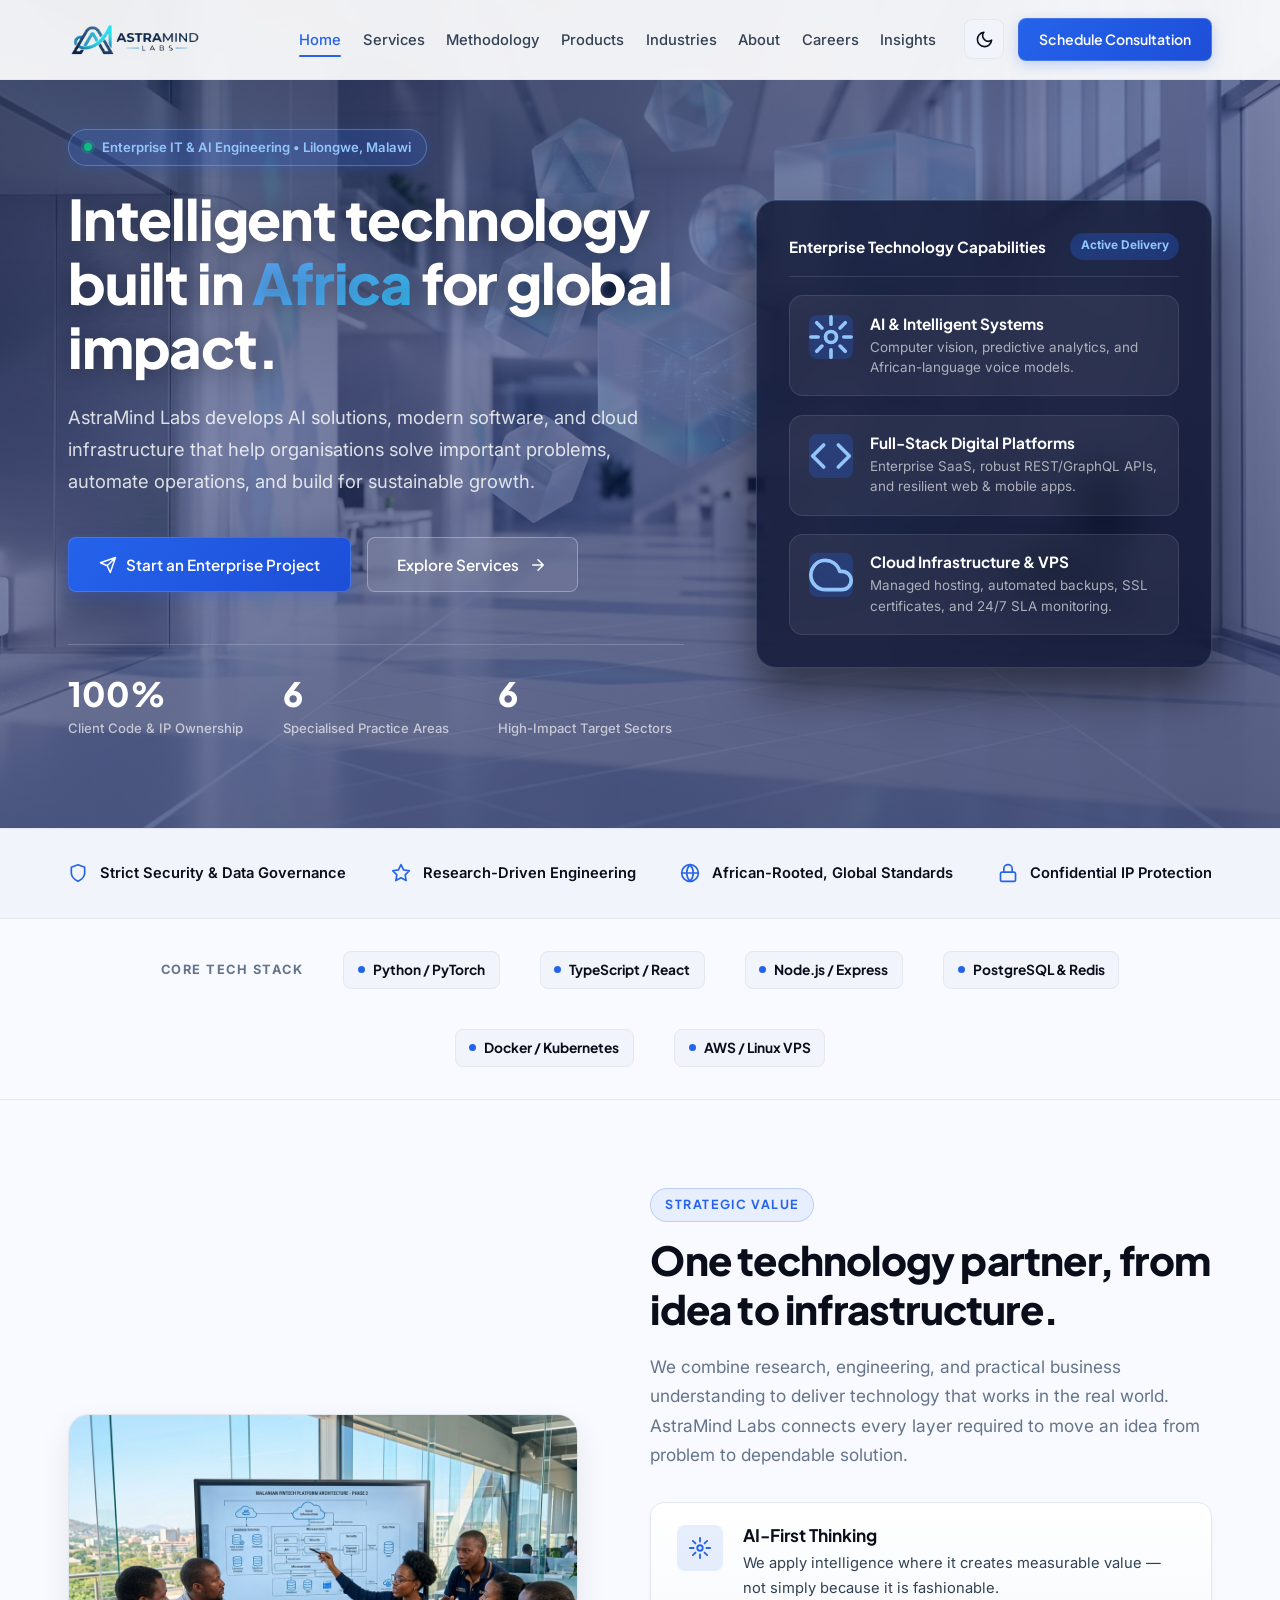
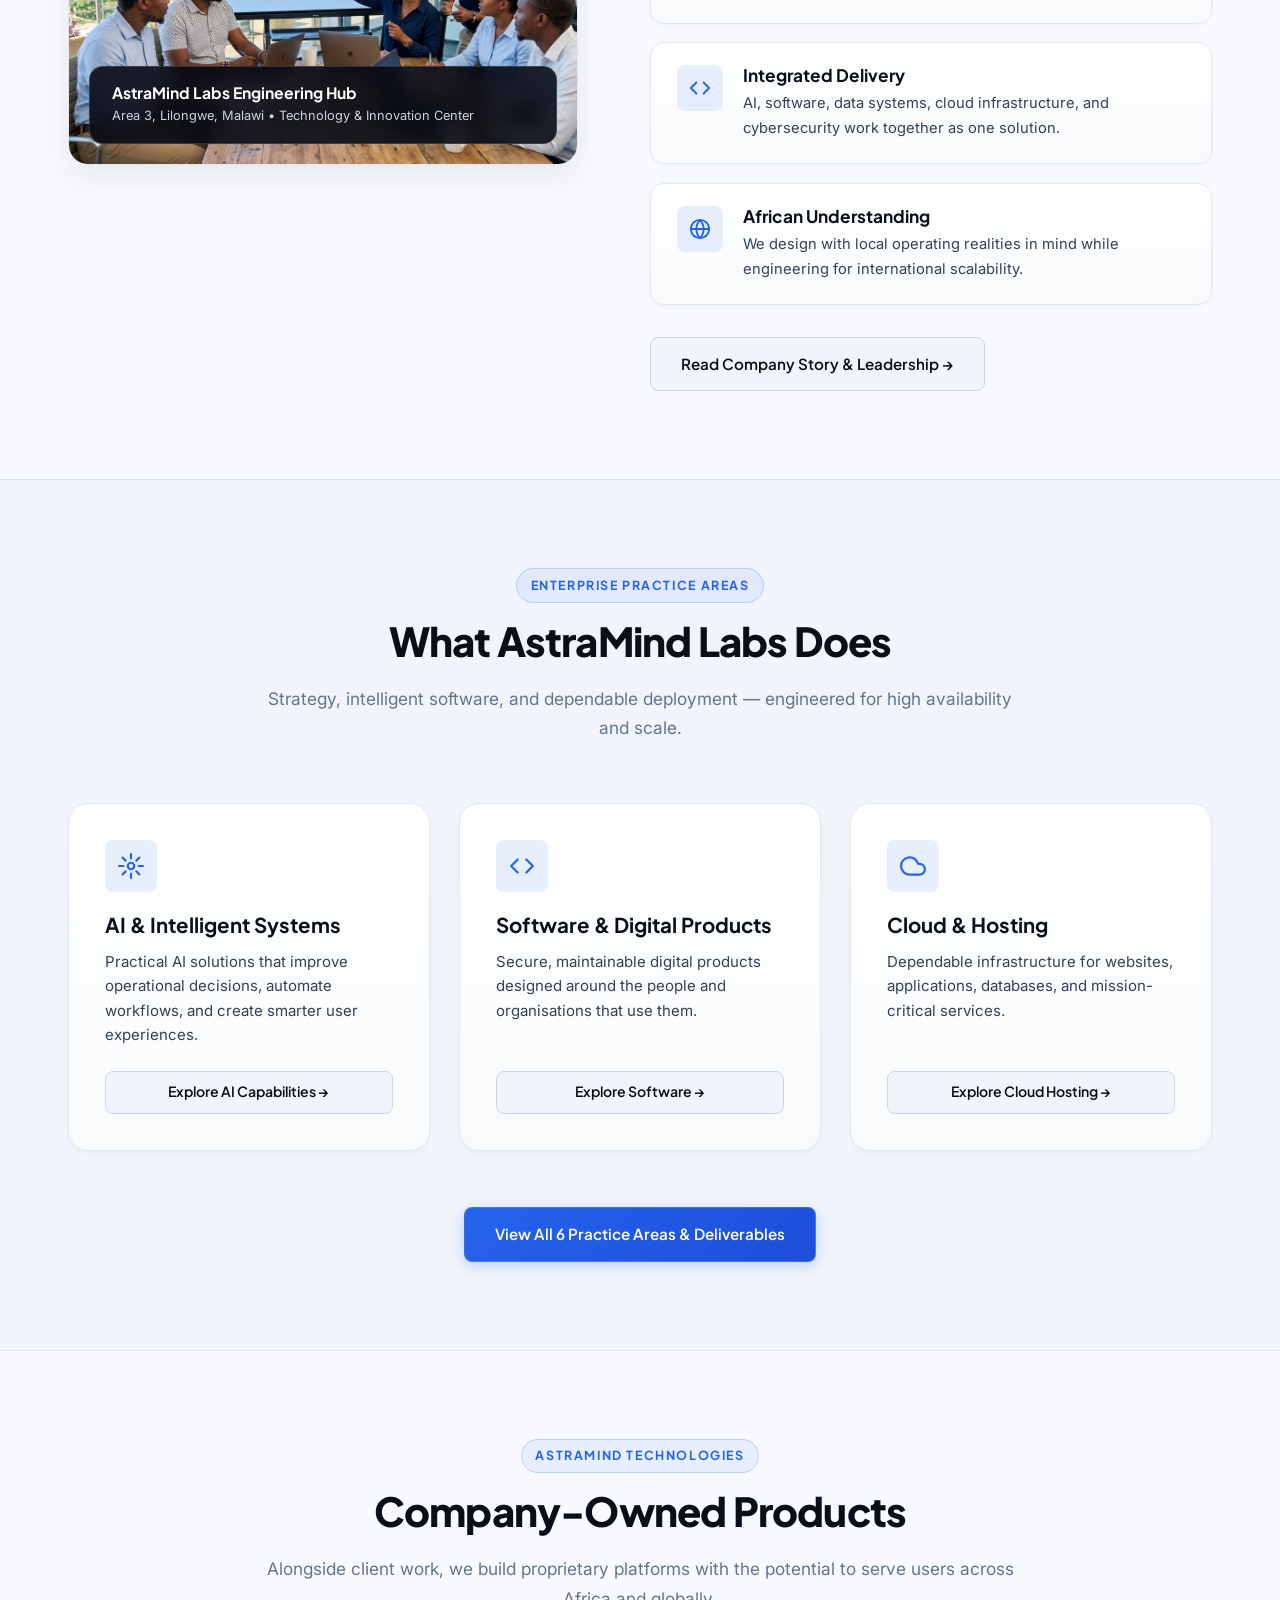
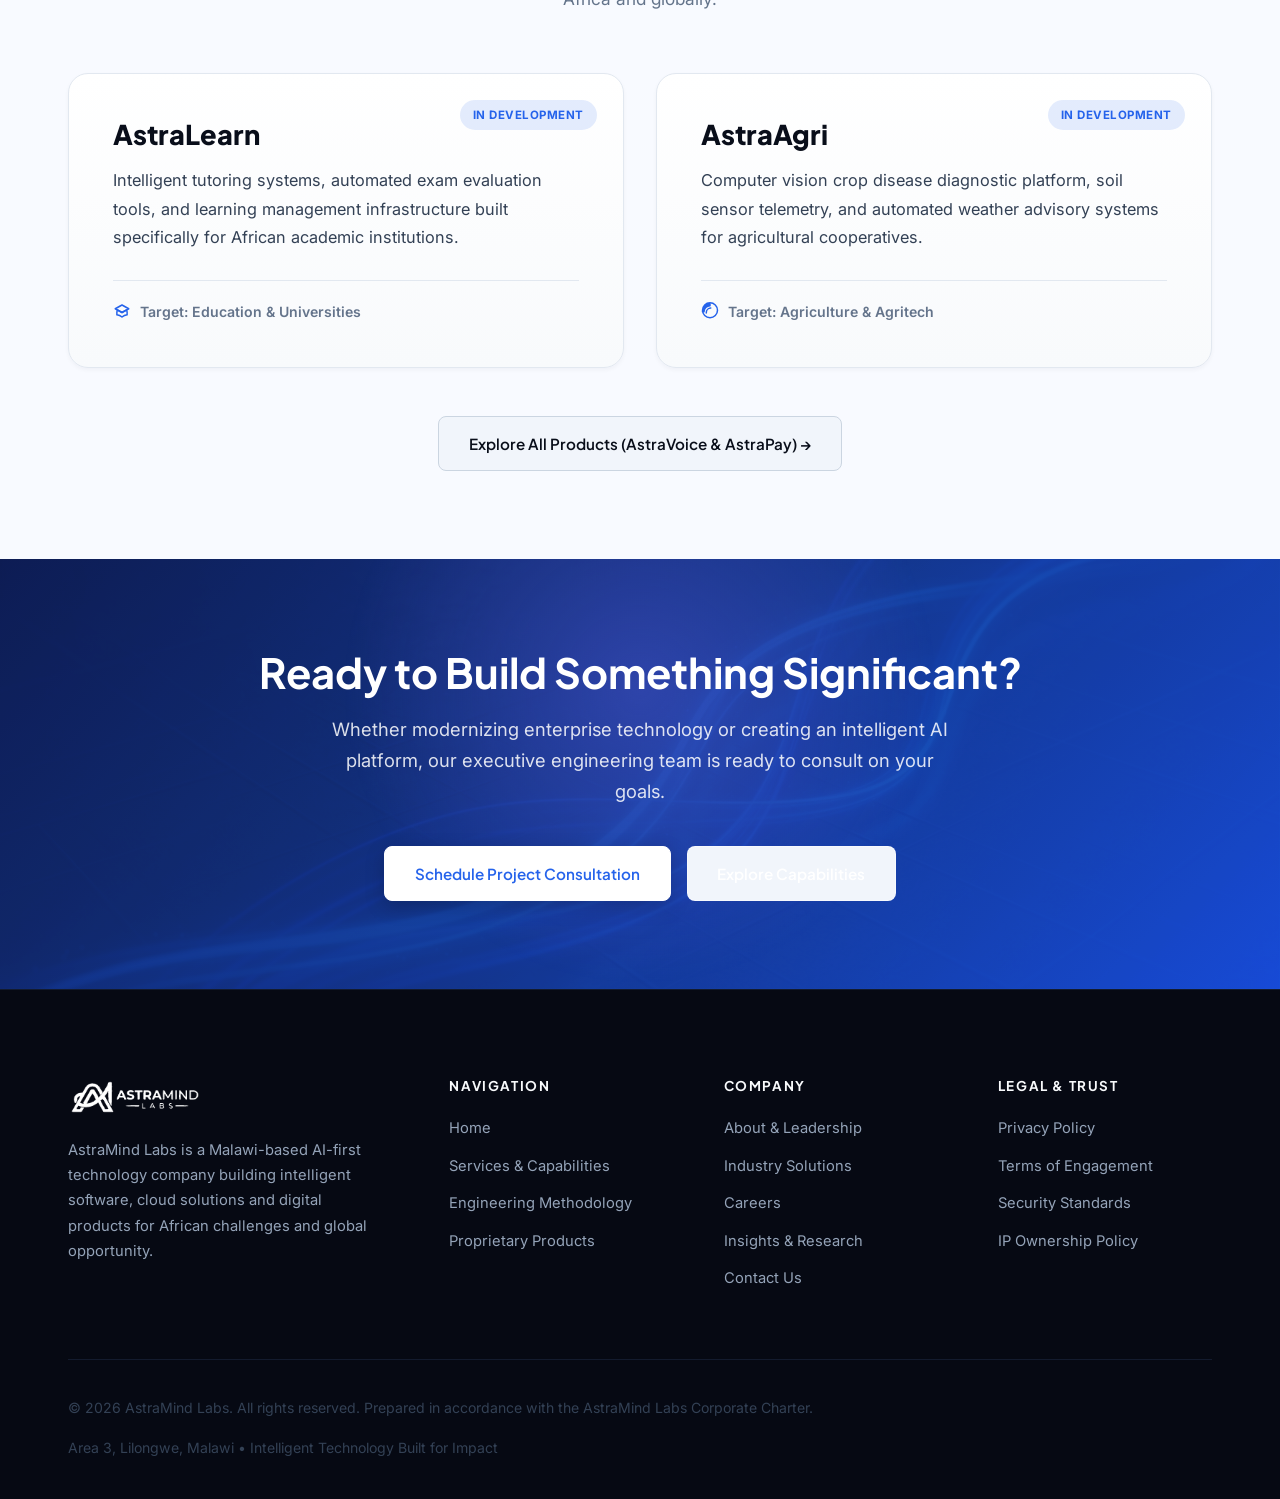
<file: index.html>
<!DOCTYPE html>
<html lang="en" data-theme="light">
<head>
  <meta charset="UTF-8">
  <meta name="viewport" content="width=device-width, initial-scale=1.0">
  <meta name="description" content="AstraMind Labs is an African AI-first technology company based in Malawi. We engineer intelligent software, cloud solutions, and digital products for organisations ready to grow.">
  <title>AstraMind Labs | Enterprise Technology & Intelligent Software</title>
  
  <!-- Google Fonts -->
  <link rel="preconnect" href="https://fonts.googleapis.com">
  <link rel="preconnect" href="https://fonts.gstatic.com" crossorigin>
  <link href="https://fonts.googleapis.com/css2?family=Inter:wght@300;400;500;600;700&family=Outfit:wght@400;500;600;700;800;900&family=Plus+Jakarta+Sans:wght@400;500;600;700;800&display=swap" rel="stylesheet">
  
  <!-- Stylesheet -->
  <link rel="stylesheet" href="style.css">
</head>
<body>

  <!-- ==================== NAVIGATION BAR ==================== -->
  <header class="navbar" id="navbar">
    <div class="nav-container">
      <a href="index.html" class="nav-brand" aria-label="AstraMind Labs Home">
        <img src="assets/logo.png" alt="AstraMind Labs" class="brand-logo" onerror="this.style.display='none'; document.getElementById('nav-fallback-brand').style.display='flex';">
        <span id="nav-fallback-brand" class="brand-fallback-wrap" style="display:none;">
          <svg viewBox="0 0 40 40" fill="none" class="svg-logo-icon" xmlns="http://www.w3.org/2000/svg">
            <rect width="40" height="40" rx="8" fill="#1a56db"/>
            <path d="M20 7L33 31H7L20 7Z" fill="white" fill-opacity="0.95"/>
            <path d="M20 15L28 31H12L20 15Z" fill="#1a56db"/>
            <circle cx="20" cy="27" r="3.5" fill="white"/>
          </svg>
          <span class="brand-text">AstraMind <span class="accent">Labs</span></span>
        </span>
      </a>

      <!-- Desktop Navigation Menu -->
      <div class="nav-menu-wrapper">
        <nav>
          <ul class="nav-menu">
            <li><a href="index.html" class="nav-link active">Home</a></li>
            <li><a href="services.html" class="nav-link">Services</a></li>
            <li><a href="methodology.html" class="nav-link">Methodology</a></li>
            <li><a href="products.html" class="nav-link">Products</a></li>
            <li><a href="industries.html" class="nav-link">Industries</a></li>
            <li><a href="about.html" class="nav-link">About</a></li>
            <li><a href="careers.html" class="nav-link">Careers</a></li>
            <li><a href="insights.html" class="nav-link">Insights</a></li>
          </ul>
        </nav>

        <div class="nav-controls">
          <!-- Theme Toggle Button -->
          <button id="theme-toggle" class="theme-toggle-btn" aria-label="Toggle Dark/Light Theme" title="Toggle Theme">
            <svg class="sun-icon" viewBox="0 0 24 24" fill="none" stroke="currentColor" stroke-width="2" stroke-linecap="round" stroke-linejoin="round"><circle cx="12" cy="12" r="5"></circle><line x1="12" y1="1" x2="12" y2="3"></line><line x1="12" y1="21" x2="12" y2="23"></line><line x1="4.22" y1="4.22" x2="5.64" y2="5.64"></line><line x1="18.36" y1="18.36" x2="19.78" y2="19.78"></line><line x1="1" y1="12" x2="3" y2="12"></line><line x1="21" y1="12" x2="23" y2="12"></line><line x1="4.22" y1="19.78" x2="5.64" y2="18.36"></line><line x1="18.36" y1="5.64" x2="19.78" y2="4.22"></line></svg>
            <svg class="moon-icon" viewBox="0 0 24 24" fill="none" stroke="currentColor" stroke-width="2" stroke-linecap="round" stroke-linejoin="round"><path d="M21 12.79A9 9 0 1 1 11.21 3 7 7 0 0 0 21 12.79z"></path></svg>
          </button>

          <a href="contact.html" class="btn btn-primary btn-sm">Schedule Consultation</a>
        </div>
      </div>

      <!-- Mobile Toggle Button -->
      <button class="mobile-toggle" id="mobile-toggle" aria-label="Open navigation menu">
        <span class="bar"></span>
        <span class="bar"></span>
        <span class="bar"></span>
      </button>
    </div>
  </header>

  <!-- Mobile Drawer -->
  <div class="mobile-drawer" id="mobile-drawer">
    <ul class="mobile-nav-links">
      <li><a href="index.html" class="mobile-link active">Home</a></li>
      <li><a href="services.html" class="mobile-link">Services & Capabilities</a></li>
      <li><a href="methodology.html" class="mobile-link">Engineering Methodology</a></li>
      <li><a href="products.html" class="mobile-link">Proprietary Products</a></li>
      <li><a href="industries.html" class="mobile-link">Industry Solutions</a></li>
      <li><a href="about.html" class="mobile-link">Leadership & Governance</a></li>
      <li><a href="careers.html" class="mobile-link">Careers</a></li>
      <li><a href="insights.html" class="mobile-link">Insights & Research</a></li>
      <li><a href="contact.html" class="mobile-link">Contact & Consultation</a></li>
    </ul>

    <div class="mobile-theme-row">
      <span>Color Theme</span>
      <button id="mobile-theme-toggle" class="theme-toggle-btn" aria-label="Toggle Theme">
        <svg class="sun-icon" viewBox="0 0 24 24" fill="none" stroke="currentColor" stroke-width="2" stroke-linecap="round" stroke-linejoin="round"><circle cx="12" cy="12" r="5"></circle><line x1="12" y1="1" x2="12" y2="3"></line><line x1="12" y1="21" x2="12" y2="23"></line><line x1="4.22" y1="4.22" x2="5.64" y2="5.64"></line><line x1="18.36" y1="18.36" x2="19.78" y2="19.78"></line><line x1="1" y1="12" x2="3" y2="12"></line><line x1="21" y1="12" x2="23" y2="12"></line><line x1="4.22" y1="19.78" x2="5.64" y2="18.36"></line><line x1="18.36" y1="5.64" x2="19.78" y2="4.22"></line></svg>
        <svg class="moon-icon" viewBox="0 0 24 24" fill="none" stroke="currentColor" stroke-width="2" stroke-linecap="round" stroke-linejoin="round"><path d="M21 12.79A9 9 0 1 1 11.21 3 7 7 0 0 0 21 12.79z"></path></svg>
      </button>
    </div>

    <div style="margin-top: 1.5rem;">
      <a href="contact.html" class="btn btn-primary btn-block">Get in Touch</a>
    </div>
  </div>

  <main>
    <!-- ==================== HERO SECTION ==================== -->
    <section class="hero-section">
      <div class="hero-backdrop-overlay"></div>
      <div class="container hero-container">
        <div class="hero-grid">
          <div>
            <div class="hero-badge-capsule">
              <span class="pulse-dot"></span>
              <span>Enterprise IT & AI Engineering • Lilongwe, Malawi</span>
            </div>

            <h1 class="hero-title">
              Intelligent technology built in <span class="accent-gradient">Africa</span> for global impact.
            </h1>

            <p class="hero-description">
              AstraMind Labs develops AI solutions, modern software, and cloud infrastructure that help organisations solve important problems, automate operations, and build for sustainable growth.
            </p>

            <div class="hero-actions">
              <a href="contact.html" class="btn btn-primary">
                <svg viewBox="0 0 24 24" fill="none" stroke="currentColor" stroke-width="2" stroke-linecap="round" stroke-linejoin="round" style="width:18px;height:18px;"><path d="M22 2L11 13M22 2l-7 20-4-9-9-4 20-7z"/></svg>
                Start an Enterprise Project
              </a>
              <a href="services.html" class="btn btn-outline">
                Explore Services
                <svg viewBox="0 0 24 24" fill="none" stroke="currentColor" stroke-width="2" stroke-linecap="round" stroke-linejoin="round" style="width:18px;height:18px;"><path d="M5 12h14M12 5l7 7-7 7"/></svg>
              </a>
            </div>

            <div class="hero-metrics-bar">
              <div class="metric-item">
                <div class="metric-val">100%</div>
                <div class="metric-label">Client Code & IP Ownership</div>
              </div>
              <div class="metric-item">
                <div class="metric-val">6</div>
                <div class="metric-label">Specialised Practice Areas</div>
              </div>
              <div class="metric-item">
                <div class="metric-val">6</div>
                <div class="metric-label">High-Impact Target Sectors</div>
              </div>
            </div>
          </div>

          <!-- Hero Right: Architecture Console -->
          <div>
            <div class="hero-glass-dashboard">
              <div class="dashboard-header">
                <span class="dash-title">Enterprise Technology Capabilities</span>
                <span class="dash-badge">Active Delivery</span>
              </div>

              <div class="dash-card-item">
                <div class="dash-icon-box">
                  <svg viewBox="0 0 24 24" fill="none" stroke="currentColor" stroke-width="2" stroke-linecap="round" stroke-linejoin="round"><circle cx="12" cy="12" r="3"/><path d="M12 1v4M12 19v4M4.22 4.22l2.83 2.83M16.95 16.95l2.83 2.83M1 12h4M19 12h4M4.22 19.78l2.83-2.83M16.95 7.05l2.83-2.83"/></svg>
                </div>
                <div>
                  <h4>AI & Intelligent Systems</h4>
                  <p>Computer vision, predictive analytics, and African-language voice models.</p>
                </div>
              </div>

              <div class="dash-card-item">
                <div class="dash-icon-box">
                  <svg viewBox="0 0 24 24" fill="none" stroke="currentColor" stroke-width="2" stroke-linecap="round" stroke-linejoin="round"><polyline points="16 18 22 12 16 6"/><polyline points="8 6 2 12 8 18"/></svg>
                </div>
                <div>
                  <h4>Full-Stack Digital Platforms</h4>
                  <p>Enterprise SaaS, robust REST/GraphQL APIs, and resilient web & mobile apps.</p>
                </div>
              </div>

              <div class="dash-card-item">
                <div class="dash-icon-box">
                  <svg viewBox="0 0 24 24" fill="none" stroke="currentColor" stroke-width="2" stroke-linecap="round" stroke-linejoin="round"><path d="M18 10h-1.26A8 8 0 1 0 9 20h9a5 5 0 0 0 0-10z"/></svg>
                </div>
                <div>
                  <h4>Cloud Infrastructure & VPS</h4>
                  <p>Managed hosting, automated backups, SSL certificates, and 24/7 SLA monitoring.</p>
                </div>
              </div>
            </div>
          </div>
        </div>
      </div>
    </section>

    <!-- ==================== TRUST STRIP ==================== -->
    <div class="trust-strip">
      <div class="container">
        <div class="trust-strip-inner">
          <div class="trust-item-node">
            <svg viewBox="0 0 24 24" fill="none" stroke="currentColor" stroke-width="2" stroke-linecap="round" stroke-linejoin="round"><path d="M12 22s8-4 8-10V5l-8-3-8 3v7c0 6 8 10 8 10z"/></svg>
            <span>Strict Security & Data Governance</span>
          </div>
          <div class="trust-item-node">
            <svg viewBox="0 0 24 24" fill="none" stroke="currentColor" stroke-width="2" stroke-linecap="round" stroke-linejoin="round"><polygon points="12 2 15.09 8.26 22 9.27 17 14.14 18.18 21.02 12 17.77 5.82 21.02 7 14.14 2 9.27 8.91 8.26 12 2"/></svg>
            <span>Research-Driven Engineering</span>
          </div>
          <div class="trust-item-node">
            <svg viewBox="0 0 24 24" fill="none" stroke="currentColor" stroke-width="2" stroke-linecap="round" stroke-linejoin="round"><circle cx="12" cy="12" r="10"/><line x1="2" y1="12" x2="22" y2="12"/><path d="M12 2a15.3 15.3 0 0 1 4 10 15.3 15.3 0 0 1-4 10 15.3 15.3 0 0 1-4-10 15.3 15.3 0 0 1 4-10z"/></svg>
            <span>African-Rooted, Global Standards</span>
          </div>
          <div class="trust-item-node">
            <svg viewBox="0 0 24 24" fill="none" stroke="currentColor" stroke-width="2" stroke-linecap="round" stroke-linejoin="round"><rect x="3" y="11" width="18" height="11" rx="2" ry="2"/><path d="M7 11V7a5 5 0 0 1 10 0v4"/></svg>
            <span>Confidential IP Protection</span>
          </div>
        </div>
      </div>
    </div>

    <!-- ==================== TECH STACK STRIP ==================== -->
    <div class="tech-stack-strip">
      <div class="container">
        <div class="tech-stack-inner">
          <span class="tech-stack-label">Core Tech Stack</span>
          <span class="tech-badge-item"><span class="tech-dot"></span>Python / PyTorch</span>
          <span class="tech-badge-item"><span class="tech-dot"></span>TypeScript / React</span>
          <span class="tech-badge-item"><span class="tech-dot"></span>Node.js / Express</span>
          <span class="tech-badge-item"><span class="tech-dot"></span>PostgreSQL & Redis</span>
          <span class="tech-badge-item"><span class="tech-dot"></span>Docker / Kubernetes</span>
          <span class="tech-badge-item"><span class="tech-dot"></span>AWS / Linux VPS</span>
        </div>
      </div>
    </div>

    <!-- ==================== WHY ASTRAMIND OVERVIEW ==================== -->
    <section class="section">
      <div class="container">
        <div class="why-grid">
          <div class="why-image-card">
            <img src="assets/about-team.jpg" alt="AstraMind Labs Engineering Team in Lilongwe, Malawi">
            <div class="why-floating-badge">
              <h4>AstraMind Labs Engineering Hub</h4>
              <p>Area 3, Lilongwe, Malawi • Technology & Innovation Center</p>
            </div>
          </div>

          <div>
            <span class="eyebrow">Strategic Value</span>
            <h2 class="section-title">One technology partner, from idea to infrastructure.</h2>
            <p class="section-subtitle" style="text-align:left; margin-bottom: 2rem;">
              We combine research, engineering, and practical business understanding to deliver technology that works in the real world. AstraMind Labs connects every layer required to move an idea from problem to dependable solution.
            </p>

            <div class="advantage-cards-stack">
              <div class="adv-box">
                <div class="adv-icon-wrap">
                  <svg viewBox="0 0 24 24" fill="none" stroke="currentColor" stroke-width="2" stroke-linecap="round" stroke-linejoin="round"><circle cx="12" cy="12" r="3"/><path d="M12 1v4M12 19v4M4.22 4.22l2.83 2.83M16.95 16.95l2.83 2.83M1 12h4M19 12h4M4.22 19.78l2.83-2.83M16.95 7.05l2.83-2.83"/></svg>
                </div>
                <div>
                  <h3>AI-First Thinking</h3>
                  <p>We apply intelligence where it creates measurable value — not simply because it is fashionable.</p>
                </div>
              </div>

              <div class="adv-box">
                <div class="adv-icon-wrap">
                  <svg viewBox="0 0 24 24" fill="none" stroke="currentColor" stroke-width="2" stroke-linecap="round" stroke-linejoin="round"><polyline points="16 18 22 12 16 6"/><polyline points="8 6 2 12 8 18"/></svg>
                </div>
                <div>
                  <h3>Integrated Delivery</h3>
                  <p>AI, software, data systems, cloud infrastructure, and cybersecurity work together as one solution.</p>
                </div>
              </div>

              <div class="adv-box">
                <div class="adv-icon-wrap">
                  <svg viewBox="0 0 24 24" fill="none" stroke="currentColor" stroke-width="2" stroke-linecap="round" stroke-linejoin="round"><circle cx="12" cy="12" r="10"/><line x1="2" y1="12" x2="22" y2="12"/><path d="M12 2a15.3 15.3 0 0 1 4 10 15.3 15.3 0 0 1-4 10 15.3 15.3 0 0 1-4-10 15.3 15.3 0 0 1 4-10z"/></svg>
                </div>
                <div>
                  <h3>African Understanding</h3>
                  <p>We design with local operating realities in mind while engineering for international scalability.</p>
                </div>
              </div>
            </div>

            <div style="margin-top: 2rem;">
              <a href="about.html" class="btn btn-outline">Read Company Story & Leadership &rarr;</a>
            </div>
          </div>
        </div>
      </div>
    </section>

    <!-- ==================== PRACTICE AREAS OVERVIEW ==================== -->
    <section class="section section-alt">
      <div class="container">
        <div class="section-header">
          <span class="eyebrow">Enterprise Practice Areas</span>
          <h2 class="section-title">What AstraMind Labs Does</h2>
          <p class="section-subtitle">Strategy, intelligent software, and dependable deployment — engineered for high availability and scale.</p>
        </div>

        <div class="services-catalog">
          <div class="service-box">
            <div>
              <div class="svc-ico-container">
                <svg viewBox="0 0 24 24" fill="none" stroke="currentColor" stroke-width="2" stroke-linecap="round" stroke-linejoin="round"><circle cx="12" cy="12" r="3"/><path d="M12 1v4M12 19v4M4.22 4.22l2.83 2.83M16.95 16.95l2.83 2.83M1 12h4M19 12h4M4.22 19.78l2.83-2.83M16.95 7.05l2.83-2.83"/></svg>
              </div>
              <h3>AI & Intelligent Systems</h3>
              <p class="service-tagline">Practical AI solutions that improve operational decisions, automate workflows, and create smarter user experiences.</p>
            </div>
            <a href="services.html" class="btn btn-outline btn-sm">Explore AI Capabilities &rarr;</a>
          </div>

          <div class="service-box">
            <div>
              <div class="svc-ico-container">
                <svg viewBox="0 0 24 24" fill="none" stroke="currentColor" stroke-width="2" stroke-linecap="round" stroke-linejoin="round"><polyline points="16 18 22 12 16 6"/><polyline points="8 6 2 12 8 18"/></svg>
              </div>
              <h3>Software & Digital Products</h3>
              <p class="service-tagline">Secure, maintainable digital products designed around the people and organisations that use them.</p>
            </div>
            <a href="services.html" class="btn btn-outline btn-sm">Explore Software &rarr;</a>
          </div>

          <div class="service-box">
            <div>
              <div class="svc-ico-container">
                <svg viewBox="0 0 24 24" fill="none" stroke="currentColor" stroke-width="2" stroke-linecap="round" stroke-linejoin="round"><path d="M18 10h-1.26A8 8 0 1 0 9 20h9a5 5 0 0 0 0-10z"/></svg>
              </div>
              <h3>Cloud & Hosting</h3>
              <p class="service-tagline">Dependable infrastructure for websites, applications, databases, and mission-critical services.</p>
            </div>
            <a href="services.html" class="btn btn-outline btn-sm">Explore Cloud Hosting &rarr;</a>
          </div>
        </div>

        <div style="text-align:center; margin-top: 3.5rem;">
          <a href="services.html" class="btn btn-primary">View All 6 Practice Areas & Deliverables</a>
        </div>
      </div>
    </section>

    <!-- ==================== PROPRIETARY PRODUCTS PREVIEW ==================== -->
    <section class="section">
      <div class="container">
        <div class="section-header">
          <span class="eyebrow">AstraMind Technologies</span>
          <h2 class="section-title">Company-Owned Products</h2>
          <p class="section-subtitle">Alongside client work, we build proprietary platforms with the potential to serve users across Africa and globally.</p>
        </div>

        <div class="products-catalog-grid">
          <div class="product-item-card">
            <span class="product-status-pill status-active-dev">In Development</span>
            <div>
              <h3>AstraLearn</h3>
              <p>Intelligent tutoring systems, automated exam evaluation tools, and learning management infrastructure built specifically for African academic institutions.</p>
            </div>
            <div class="product-meta-row">
              <svg viewBox="0 0 24 24" fill="none" stroke="currentColor" stroke-width="2" stroke-linecap="round" stroke-linejoin="round"><path d="M12 14l9-5-9-5-9 5 9 5z"/><path d="M12 14l6.16-3.422a12.083 12.083 0 01.665 6.479A11.952 11.952 0 0012 20.055a11.952 11.952 0 00-6.824-2.998 12.078 12.078 0 01.665-6.479L12 14z"/></svg>
              <span>Target: Education & Universities</span>
            </div>
          </div>

          <div class="product-item-card">
            <span class="product-status-pill status-active-dev">In Development</span>
            <div>
              <h3>AstraAgri</h3>
              <p>Computer vision crop disease diagnostic platform, soil sensor telemetry, and automated weather advisory systems for agricultural cooperatives.</p>
            </div>
            <div class="product-meta-row">
              <svg viewBox="0 0 24 24" fill="none" stroke="currentColor" stroke-width="2" stroke-linecap="round" stroke-linejoin="round"><path d="M12 3C6.477 3 2 7.477 2 13h2a8 8 0 018-8v-2zm0 18a10 10 0 100-20 10 10 0 000 20z"/><path d="M7 14.5C7 10.91 9.686 8 13 8"/></svg>
              <span>Target: Agriculture & Agritech</span>
            </div>
          </div>
        </div>

        <div style="text-align: center; margin-top: 3rem;">
          <a href="products.html" class="btn btn-outline">Explore All Products (AstraVoice & AstraPay) &rarr;</a>
        </div>
      </div>
    </section>

    <!-- ==================== CALL TO ACTION BANNER ==================== -->
    <section class="cta-banner-section">
      <div class="container">
        <h2>Ready to Build Something Significant?</h2>
        <p>Whether modernizing enterprise technology or creating an intelligent AI platform, our executive engineering team is ready to consult on your goals.</p>
        <div style="display:flex; justify-content:center; gap:1rem; flex-wrap:wrap;">
          <a href="contact.html" class="btn btn-white">Schedule Project Consultation</a>
          <a href="services.html" class="btn btn-outline" style="border-color:rgba(255,255,255,0.4); color:#fff;">Explore Capabilities</a>
        </div>
      </div>
    </section>
  </main>

  <!-- ==================== CORPORATE FOOTER ==================== -->
  <footer class="corporate-footer">
    <div class="container">
      <div class="footer-columns-grid">
        <div>
          <a href="index.html" aria-label="AstraMind Labs Home">
            <img src="assets/logo.png" alt="AstraMind Labs" class="footer-brand-logo" onerror="this.style.display='none'; document.getElementById('footer-fallback-brand').style.display='block';">
            <span id="footer-fallback-brand" style="display:none; font-family:var(--font-heading); font-size:1.4rem; font-weight:800; color:#fff; margin-bottom:1rem;">AstraMind Labs</span>
          </a>
          <p class="footer-tagline">
            AstraMind Labs is a Malawi-based AI-first technology company building intelligent software, cloud solutions and digital products for African challenges and global opportunity.
          </p>
        </div>

        <div class="footer-col-block">
          <h4>Navigation</h4>
          <div class="footer-links-list">
            <a href="index.html">Home</a>
            <a href="services.html">Services & Capabilities</a>
            <a href="methodology.html">Engineering Methodology</a>
            <a href="products.html">Proprietary Products</a>
          </div>
        </div>

        <div class="footer-col-block">
          <h4>Company</h4>
          <div class="footer-links-list">
            <a href="about.html">About & Leadership</a>
            <a href="industries.html">Industry Solutions</a>
            <a href="careers.html">Careers</a>
            <a href="insights.html">Insights & Research</a>
            <a href="contact.html">Contact Us</a>
          </div>
        </div>

        <div class="footer-col-block">
          <h4>Legal & Trust</h4>
          <div class="footer-links-list">
            <a href="contact.html#faq">Privacy Policy</a>
            <a href="contact.html#faq">Terms of Engagement</a>
            <a href="contact.html#faq">Security Standards</a>
            <a href="contact.html#faq">IP Ownership Policy</a>
          </div>
        </div>
      </div>

      <div class="footer-bottom-bar">
        <p>&copy; 2026 AstraMind Labs. All rights reserved. Prepared in accordance with the AstraMind Labs Corporate Charter.</p>
        <p>Area 3, Lilongwe, Malawi • Intelligent Technology Built for Impact</p>
      </div>
    </div>
  </footer>

  <!-- Floating Back to Top Button -->
  <button id="back-to-top" class="back-to-top-btn" aria-label="Back to Top" title="Back to top">
    <svg viewBox="0 0 24 24" fill="none" stroke="currentColor" stroke-width="2.5" stroke-linecap="round" stroke-linejoin="round"><polyline points="18 15 12 9 6 15"></polyline></svg>
  </button>

  <script src="script.js"></script>
</body>
</html>
</file>
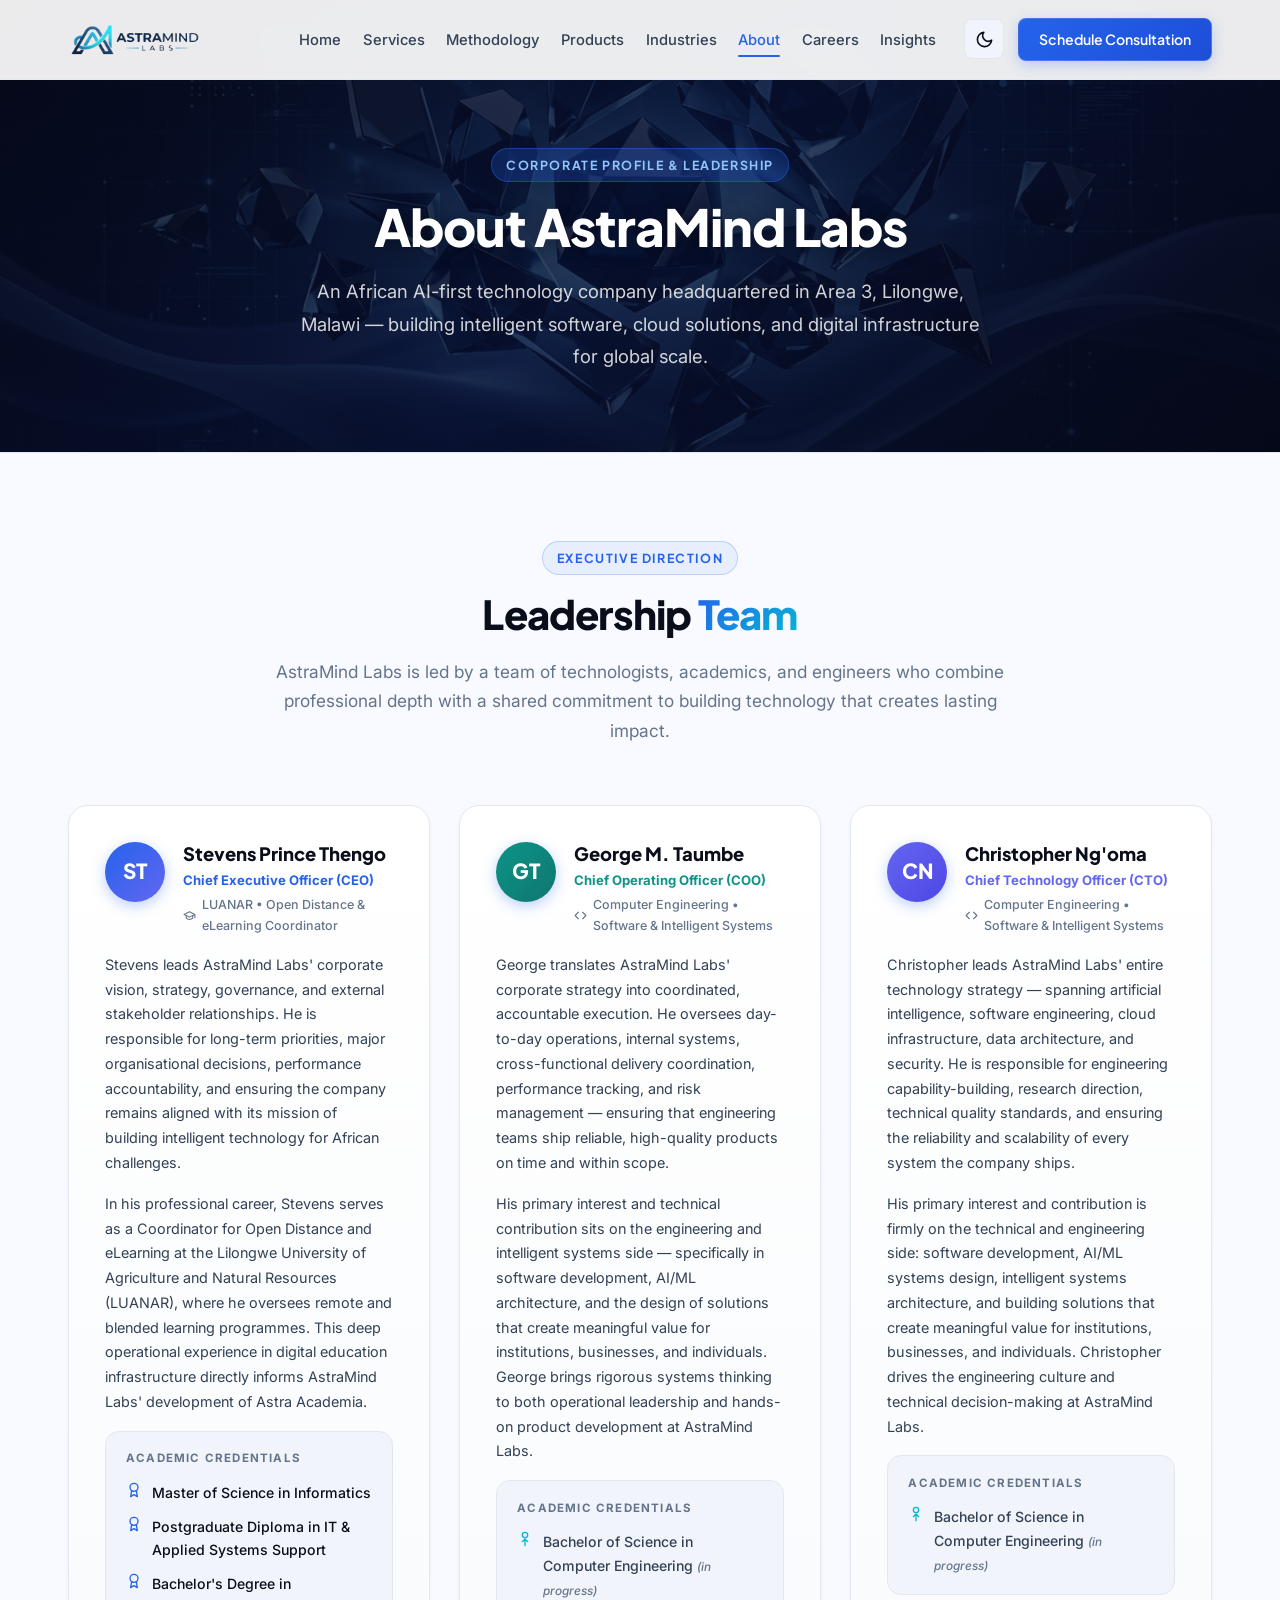
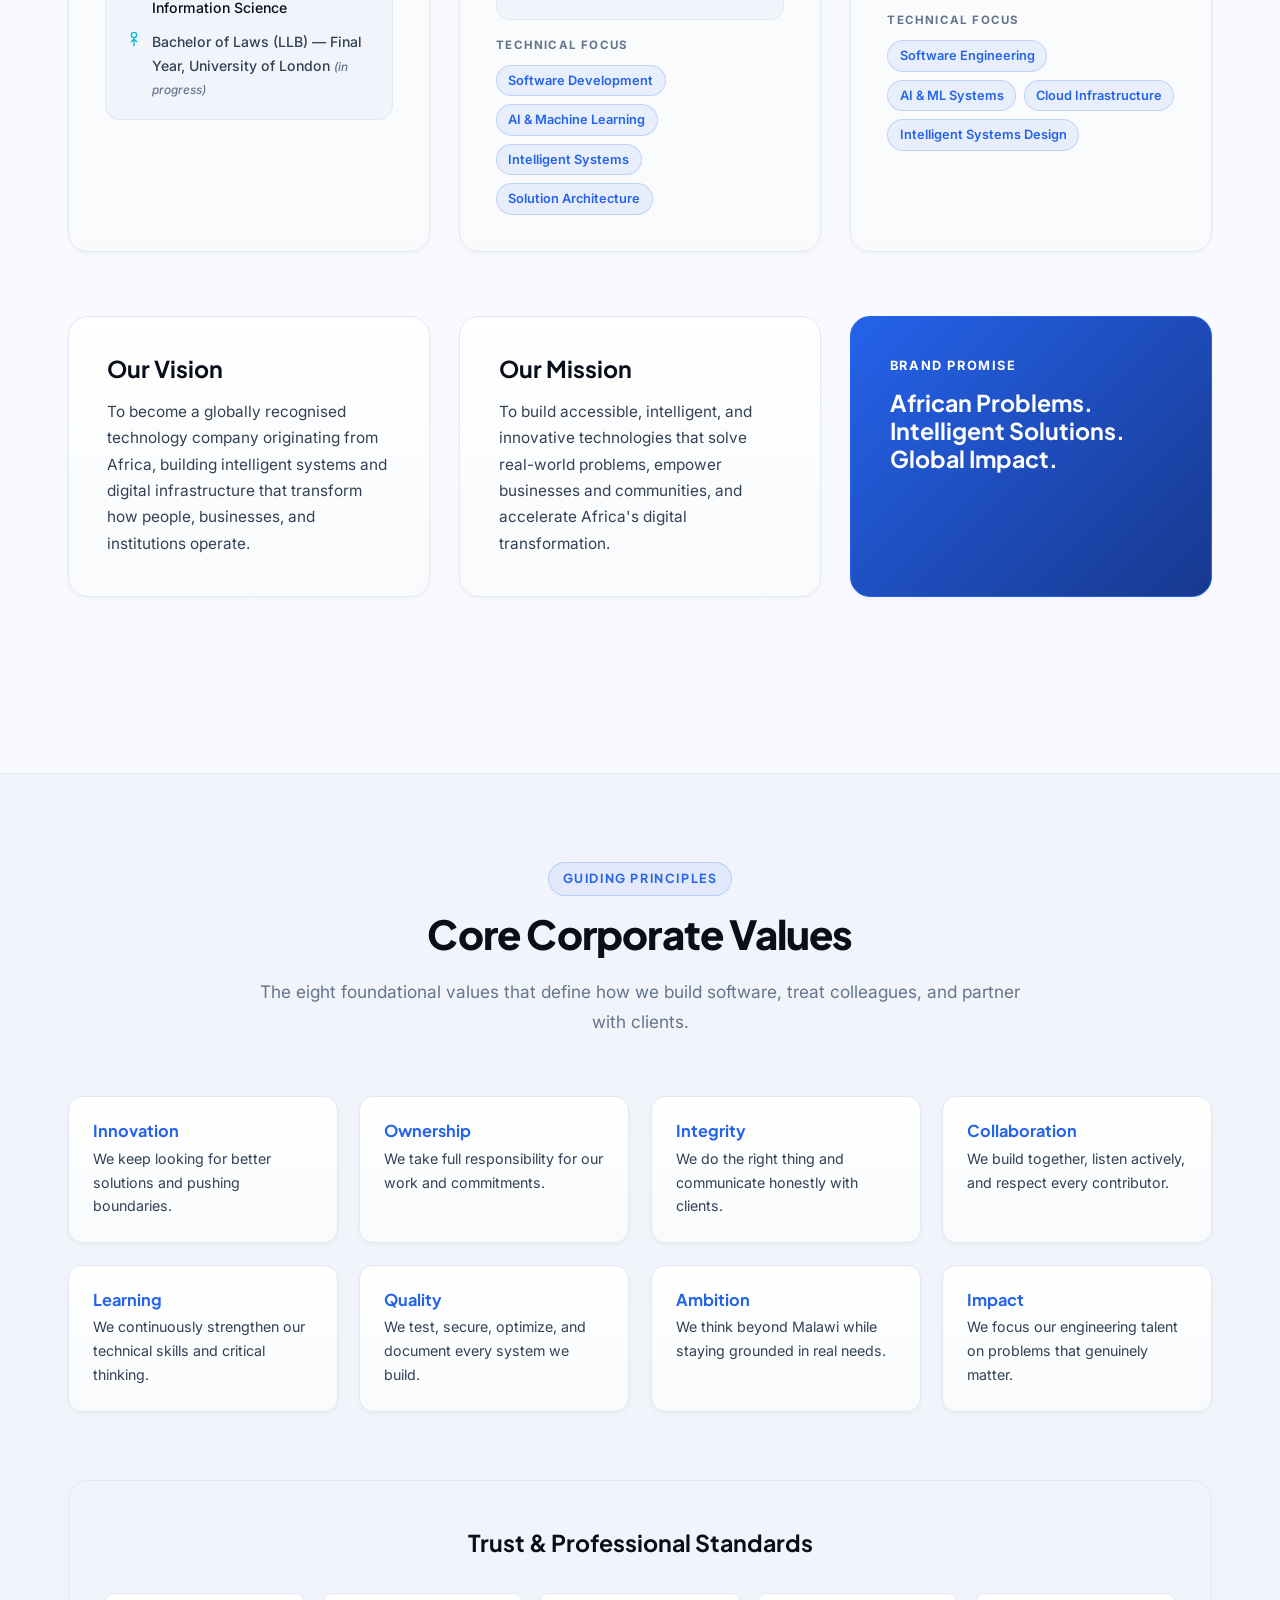
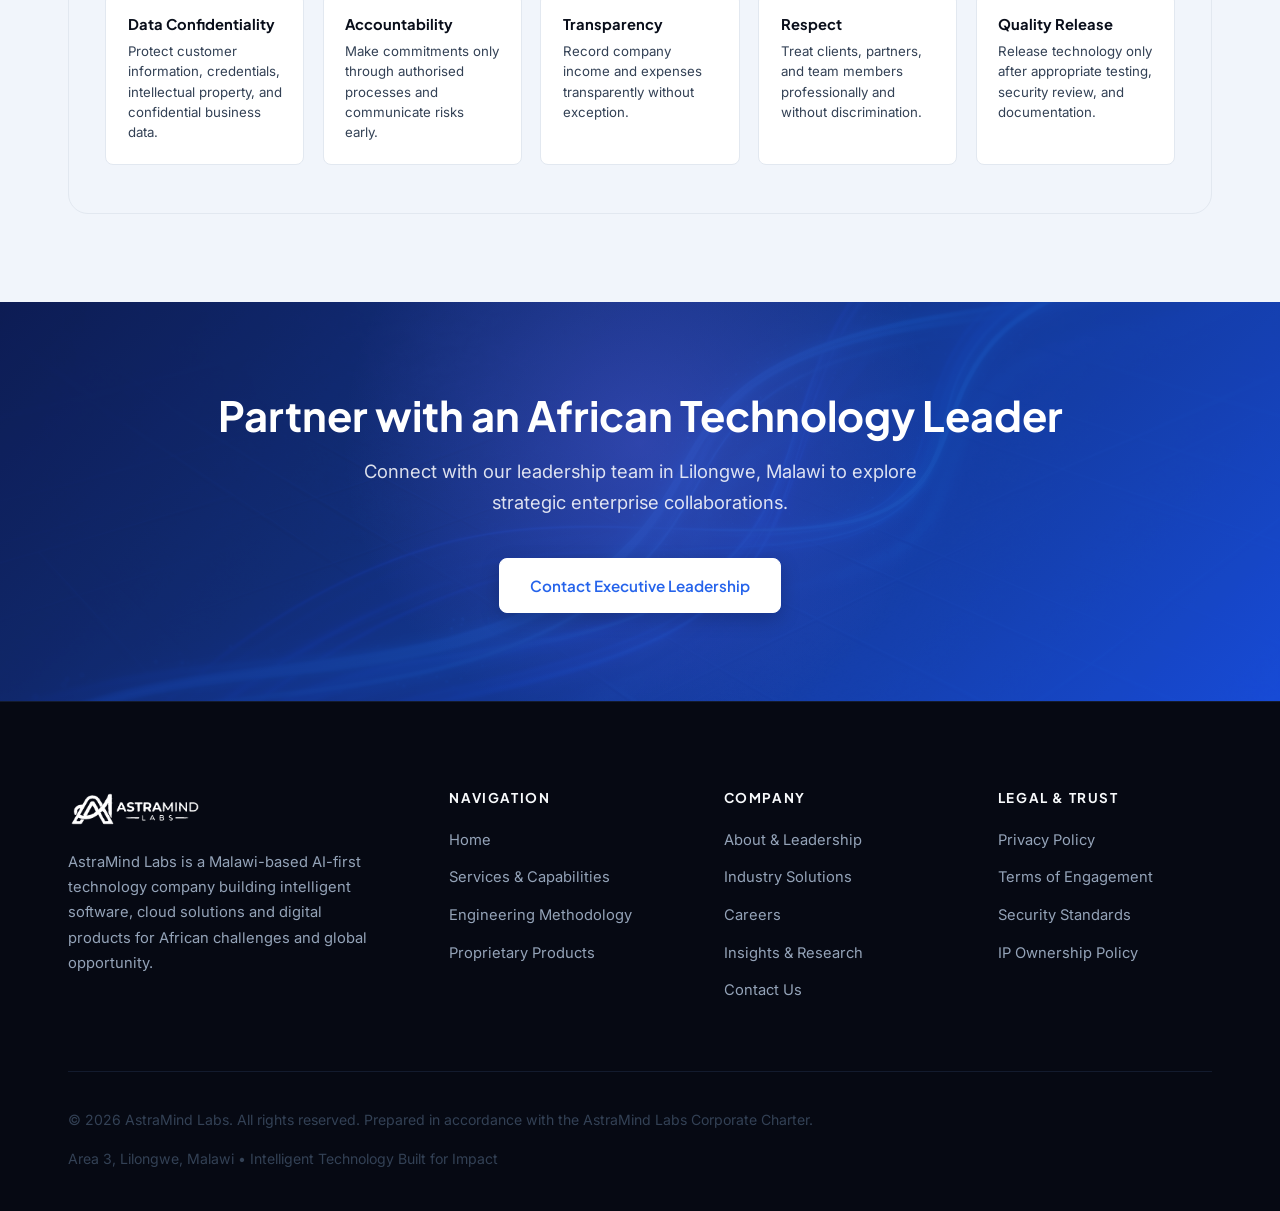
<file: about.html>
<!DOCTYPE html>
<html lang="en" data-theme="light">
<head>
  <meta charset="UTF-8">
  <meta name="viewport" content="width=device-width, initial-scale=1.0">
  <meta name="description" content="Learn about AstraMind Labs: African AI-first technology company headquartered in Lilongwe, Malawi. Meet our executive leadership, explore our mission, vision, and corporate governance standards.">
  <title>About & Leadership | AstraMind Labs</title>
  
  <!-- Google Fonts -->
  <link rel="preconnect" href="https://fonts.googleapis.com">
  <link rel="preconnect" href="https://fonts.gstatic.com" crossorigin>
  <link href="https://fonts.googleapis.com/css2?family=Inter:wght@300;400;500;600;700&family=Outfit:wght@400;500;600;700;800;900&family=Plus+Jakarta+Sans:wght@400;500;600;700;800&display=swap" rel="stylesheet">
  
  <!-- Stylesheet -->
  <link rel="stylesheet" href="style.css">
</head>
<body>

  <!-- ==================== NAVIGATION BAR ==================== -->
  <header class="navbar" id="navbar">
    <div class="nav-container">
      <a href="index.html" class="nav-brand" aria-label="AstraMind Labs Home">
        <img src="assets/logo.png" alt="AstraMind Labs" class="brand-logo" onerror="this.style.display='none'; document.getElementById('nav-fallback-brand').style.display='flex';">
        <span id="nav-fallback-brand" class="brand-fallback-wrap" style="display:none;">
          <svg viewBox="0 0 40 40" fill="none" class="svg-logo-icon" xmlns="http://www.w3.org/2000/svg">
            <rect width="40" height="40" rx="8" fill="#1a56db"/>
            <path d="M20 7L33 31H7L20 7Z" fill="white" fill-opacity="0.95"/>
            <path d="M20 15L28 31H12L20 15Z" fill="#1a56db"/>
            <circle cx="20" cy="27" r="3.5" fill="white"/>
          </svg>
          <span class="brand-text">AstraMind <span class="accent">Labs</span></span>
        </span>
      </a>

      <!-- Desktop Navigation Menu -->
      <div class="nav-menu-wrapper">
        <nav>
          <ul class="nav-menu">
            <li><a href="index.html" class="nav-link">Home</a></li>
            <li><a href="services.html" class="nav-link">Services</a></li>
            <li><a href="methodology.html" class="nav-link">Methodology</a></li>
            <li><a href="products.html" class="nav-link">Products</a></li>
            <li><a href="industries.html" class="nav-link">Industries</a></li>
            <li><a href="about.html" class="nav-link active">About</a></li>
            <li><a href="careers.html" class="nav-link">Careers</a></li>
            <li><a href="insights.html" class="nav-link">Insights</a></li>
          </ul>
        </nav>

        <div class="nav-controls">
          <button id="theme-toggle" class="theme-toggle-btn" aria-label="Toggle Theme">
            <svg class="sun-icon" viewBox="0 0 24 24" fill="none" stroke="currentColor" stroke-width="2" stroke-linecap="round" stroke-linejoin="round"><circle cx="12" cy="12" r="5"></circle><line x1="12" y1="1" x2="12" y2="3"></line><line x1="12" y1="21" x2="12" y2="23"></line><line x1="4.22" y1="4.22" x2="5.64" y2="5.64"></line><line x1="18.36" y1="18.36" x2="19.78" y2="19.78"></line><line x1="1" y1="12" x2="3" y2="12"></line><line x1="21" y1="12" x2="23" y2="12"></line><line x1="4.22" y1="19.78" x2="5.64" y2="18.36"></line><line x1="18.36" y1="5.64" x2="19.78" y2="4.22"></line></svg>
            <svg class="moon-icon" viewBox="0 0 24 24" fill="none" stroke="currentColor" stroke-width="2" stroke-linecap="round" stroke-linejoin="round"><path d="M21 12.79A9 9 0 1 1 11.21 3 7 7 0 0 0 21 12.79z"></path></svg>
          </button>

          <a href="contact.html" class="btn btn-primary btn-sm">Schedule Consultation</a>
        </div>
      </div>

      <!-- Mobile Toggle Button -->
      <button class="mobile-toggle" id="mobile-toggle" aria-label="Open navigation menu">
        <span class="bar"></span>
        <span class="bar"></span>
        <span class="bar"></span>
      </button>
    </div>
  </header>

  <!-- Mobile Drawer -->
  <div class="mobile-drawer" id="mobile-drawer">
    <ul class="mobile-nav-links">
      <li><a href="index.html" class="mobile-link">Home</a></li>
      <li><a href="services.html" class="mobile-link">Services & Capabilities</a></li>
      <li><a href="methodology.html" class="mobile-link">Engineering Methodology</a></li>
      <li><a href="products.html" class="mobile-link">Proprietary Products</a></li>
      <li><a href="industries.html" class="mobile-link">Industry Solutions</a></li>
      <li><a href="about.html" class="mobile-link active">Leadership & Governance</a></li>
      <li><a href="careers.html" class="mobile-link">Careers</a></li>
      <li><a href="insights.html" class="mobile-link">Insights & Research</a></li>
      <li><a href="contact.html" class="mobile-link">Contact & Consultation</a></li>
    </ul>

    <div class="mobile-theme-row">
      <span>Color Theme</span>
      <button id="mobile-theme-toggle" class="theme-toggle-btn" aria-label="Toggle Theme">
        <svg class="sun-icon" viewBox="0 0 24 24" fill="none" stroke="currentColor" stroke-width="2" stroke-linecap="round" stroke-linejoin="round"><circle cx="12" cy="12" r="5"></circle><line x1="12" y1="1" x2="12" y2="3"></line><line x1="12" y1="21" x2="12" y2="23"></line><line x1="4.22" y1="4.22" x2="5.64" y2="5.64"></line><line x1="18.36" y1="18.36" x2="19.78" y2="19.78"></line><line x1="1" y1="12" x2="3" y2="12"></line><line x1="21" y1="12" x2="23" y2="12"></line><line x1="4.22" y1="19.78" x2="5.64" y2="18.36"></line><line x1="18.36" y1="5.64" x2="19.78" y2="4.22"></line></svg>
        <svg class="moon-icon" viewBox="0 0 24 24" fill="none" stroke="currentColor" stroke-width="2" stroke-linecap="round" stroke-linejoin="round"><path d="M21 12.79A9 9 0 1 1 11.21 3 7 7 0 0 0 21 12.79z"></path></svg>
      </button>
    </div>

    <div style="margin-top: 1.5rem;">
      <a href="contact.html" class="btn btn-primary btn-block">Get in Touch</a>
    </div>
  </div>

  <main>
    <!-- ==================== PAGE HERO ==================== -->
    <section class="page-hero">
      <div class="container page-hero-content">
        <span class="eyebrow">Corporate Profile & Leadership</span>
        <h1 class="page-hero-title">About AstraMind Labs</h1>
        <p class="page-hero-subtitle">
          An African AI-first technology company headquartered in Area 3, Lilongwe, Malawi — building intelligent software, cloud solutions, and digital infrastructure for global scale.
        </p>
      </div>
    </section>    <!-- ==================== EXECUTIVE LEADERSHIP ==================== -->
    <section class="section">
      <div class="container">
        <div class="section-header">
          <span class="eyebrow">Executive Direction</span>
          <h2 class="section-title">Leadership <span>Team</span></h2>
          <p class="section-subtitle">AstraMind Labs is led by a team of technologists, academics, and engineers who combine professional depth with a shared commitment to building technology that creates lasting impact.</p>
        </div>

        <div class="team-bios-grid">

          <!-- Leader 1: Stevens Prince Thengo — CEO -->
          <div class="team-bio-card">
            <div class="team-bio-top">
              <div class="team-avatar-circle">ST</div>
              <div class="team-title-block">
                <h3>Stevens Prince Thengo</h3>
                <span class="team-role-tag">Chief Executive Officer (CEO)</span>
                <span class="team-affiliation-tag">
                  <svg viewBox="0 0 24 24" fill="none" stroke="currentColor" stroke-width="2" stroke-linecap="round" stroke-linejoin="round"><path d="M22 10v6M2 10l10-5 10 5-10 5z"/><path d="M6 12v5c3 3 9 3 12 0v-5"/></svg>
                  LUANAR &bull; Open Distance &amp; eLearning Coordinator
                </span>
              </div>
            </div>

            <p class="team-bio-text">
              Stevens leads AstraMind Labs' corporate vision, strategy, governance, and external stakeholder relationships. He is responsible for long-term priorities, major organisational decisions, performance accountability, and ensuring the company remains aligned with its mission of building intelligent technology for African challenges.
            </p>
            <p class="team-bio-text">
              In his professional career, Stevens serves as a Coordinator for Open Distance and eLearning at the Lilongwe University of Agriculture and Natural Resources (LUANAR), where he oversees remote and blended learning programmes. This deep operational experience in digital education infrastructure directly informs AstraMind Labs' development of Astra Academia.
            </p>

            <div class="team-credentials-block">
              <div class="credentials-label">Academic Credentials</div>
              <div class="credential-item">
                <svg viewBox="0 0 24 24" fill="none" stroke="currentColor" stroke-width="2" stroke-linecap="round" stroke-linejoin="round"><circle cx="12" cy="8" r="6"/><path d="M15.477 12.89L17 22l-5-3-5 3 1.523-9.11"/></svg>
                <span>Master of Science in Informatics</span>
              </div>
              <div class="credential-item">
                <svg viewBox="0 0 24 24" fill="none" stroke="currentColor" stroke-width="2" stroke-linecap="round" stroke-linejoin="round"><circle cx="12" cy="8" r="6"/><path d="M15.477 12.89L17 22l-5-3-5 3 1.523-9.11"/></svg>
                <span>Postgraduate Diploma in IT &amp; Applied Systems Support</span>
              </div>
              <div class="credential-item">
                <svg viewBox="0 0 24 24" fill="none" stroke="currentColor" stroke-width="2" stroke-linecap="round" stroke-linejoin="round"><circle cx="12" cy="8" r="6"/><path d="M15.477 12.89L17 22l-5-3-5 3 1.523-9.11"/></svg>
                <span>Bachelor's Degree in Information Science</span>
              </div>
              <div class="credential-item credential-item--inprogress">
                <svg viewBox="0 0 24 24" fill="none" stroke="currentColor" stroke-width="2" stroke-linecap="round" stroke-linejoin="round"><path d="M12 22V12M12 12L8 16M12 12L16 16"/><circle cx="12" cy="6" r="4"/></svg>
                <span>Bachelor of Laws (LLB) — Final Year, University of London <em>(in progress)</em></span>
              </div>
            </div>
          </div>

          <!-- Leader 2: George M. Taumbe — COO -->
          <div class="team-bio-card">
            <div class="team-bio-top">
              <div class="team-avatar-circle" style="background: linear-gradient(135deg, #0d9488, #0f766e);">GT</div>
              <div class="team-title-block">
                <h3>George M. Taumbe</h3>
                <span class="team-role-tag" style="color:#0d9488;">Chief Operating Officer (COO)</span>
                <span class="team-affiliation-tag">
                  <svg viewBox="0 0 24 24" fill="none" stroke="currentColor" stroke-width="2" stroke-linecap="round" stroke-linejoin="round"><polyline points="16 18 22 12 16 6"/><polyline points="8 6 2 12 8 18"/></svg>
                  Computer Engineering &bull; Software &amp; Intelligent Systems
                </span>
              </div>
            </div>

            <p class="team-bio-text">
              George translates AstraMind Labs' corporate strategy into coordinated, accountable execution. He oversees day-to-day operations, internal systems, cross-functional delivery coordination, performance tracking, and risk management — ensuring that engineering teams ship reliable, high-quality products on time and within scope.
            </p>
            <p class="team-bio-text">
              His primary interest and technical contribution sits on the engineering and intelligent systems side — specifically in software development, AI/ML architecture, and the design of solutions that create meaningful value for institutions, businesses, and individuals. George brings rigorous systems thinking to both operational leadership and hands-on product development at AstraMind Labs.
            </p>

            <div class="team-credentials-block">
              <div class="credentials-label">Academic Credentials</div>
              <div class="credential-item credential-item--inprogress">
                <svg viewBox="0 0 24 24" fill="none" stroke="currentColor" stroke-width="2" stroke-linecap="round" stroke-linejoin="round"><path d="M12 22V12M12 12L8 16M12 12L16 16"/><circle cx="12" cy="6" r="4"/></svg>
                <span>Bachelor of Science in Computer Engineering <em>(in progress)</em></span>
              </div>
            </div>
            <div class="team-focus-areas">
              <div class="focus-label">Technical Focus</div>
              <div class="focus-tags">
                <span>Software Development</span>
                <span>AI &amp; Machine Learning</span>
                <span>Intelligent Systems</span>
                <span>Solution Architecture</span>
              </div>
            </div>
          </div>

          <!-- Leader 3: Christopher Ng'oma — CTO -->
          <div class="team-bio-card">
            <div class="team-bio-top">
              <div class="team-avatar-circle" style="background: linear-gradient(135deg, #6366f1, #4f46e5);">CN</div>
              <div class="team-title-block">
                <h3>Christopher Ng'oma</h3>
                <span class="team-role-tag" style="color:#6366f1;">Chief Technology Officer (CTO)</span>
                <span class="team-affiliation-tag">
                  <svg viewBox="0 0 24 24" fill="none" stroke="currentColor" stroke-width="2" stroke-linecap="round" stroke-linejoin="round"><polyline points="16 18 22 12 16 6"/><polyline points="8 6 2 12 8 18"/></svg>
                  Computer Engineering &bull; Software &amp; Intelligent Systems
                </span>
              </div>
            </div>

            <p class="team-bio-text">
              Christopher leads AstraMind Labs' entire technology strategy — spanning artificial intelligence, software engineering, cloud infrastructure, data architecture, and security. He is responsible for engineering capability-building, research direction, technical quality standards, and ensuring the reliability and scalability of every system the company ships.
            </p>
            <p class="team-bio-text">
              His primary interest and contribution is firmly on the technical and engineering side: software development, AI/ML systems design, intelligent systems architecture, and building solutions that create meaningful value for institutions, businesses, and individuals. Christopher drives the engineering culture and technical decision-making at AstraMind Labs.
            </p>

            <div class="team-credentials-block">
              <div class="credentials-label">Academic Credentials</div>
              <div class="credential-item credential-item--inprogress">
                <svg viewBox="0 0 24 24" fill="none" stroke="currentColor" stroke-width="2" stroke-linecap="round" stroke-linejoin="round"><path d="M12 22V12M12 12L8 16M12 12L16 16"/><circle cx="12" cy="6" r="4"/></svg>
                <span>Bachelor of Science in Computer Engineering <em>(in progress)</em></span>
              </div>
            </div>
            <div class="team-focus-areas">
              <div class="focus-label">Technical Focus</div>
              <div class="focus-tags">
                <span>Software Engineering</span>
                <span>AI &amp; ML Systems</span>
                <span>Cloud Infrastructure</span>
                <span>Intelligent Systems Design</span>
              </div>
            </div>
          </div>

        </div>

        <!-- Vision, Mission & Brand Promise -->
        <div class="mission-vision-trio" style="margin-top: 4rem;">
          <div class="mvp-card">
            <h3>Our Vision</h3>
            <p>To become a globally recognised technology company originating from Africa, building intelligent systems and digital infrastructure that transform how people, businesses, and institutions operate.</p>
          </div>

          <div class="mvp-card">
            <h3>Our Mission</h3>
            <p>To build accessible, intelligent, and innovative technologies that solve real-world problems, empower businesses and communities, and accelerate Africa's digital transformation.</p>
          </div>

          <div class="mvp-card featured-promise">
            <span class="promise-kicker">Brand Promise</span>
            <h3>African Problems.<br>Intelligent Solutions.<br>Global Impact.</h3>
          </div>
        </div>
      </div>
    </section>

    <!-- ==================== CORPORATE CULTURE & VALUES ==================== -->
    <section class="section section-alt">
      <div class="container">
        <div class="section-header">
          <span class="eyebrow">Guiding Principles</span>
          <h2 class="section-title">Core Corporate Values</h2>
          <p class="section-subtitle">The eight foundational values that define how we build software, treat colleagues, and partner with clients.</p>
        </div>

        <div class="corporate-values-grid">
          <div class="value-tile">
            <h4>Innovation</h4>
            <p>We keep looking for better solutions and pushing boundaries.</p>
          </div>
          <div class="value-tile">
            <h4>Ownership</h4>
            <p>We take full responsibility for our work and commitments.</p>
          </div>
          <div class="value-tile">
            <h4>Integrity</h4>
            <p>We do the right thing and communicate honestly with clients.</p>
          </div>
          <div class="value-tile">
            <h4>Collaboration</h4>
            <p>We build together, listen actively, and respect every contributor.</p>
          </div>
          <div class="value-tile">
            <h4>Learning</h4>
            <p>We continuously strengthen our technical skills and critical thinking.</p>
          </div>
          <div class="value-tile">
            <h4>Quality</h4>
            <p>We test, secure, optimize, and document every system we build.</p>
          </div>
          <div class="value-tile">
            <h4>Ambition</h4>
            <p>We think beyond Malawi while staying grounded in real needs.</p>
          </div>
          <div class="value-tile">
            <h4>Impact</h4>
            <p>We focus our engineering talent on problems that genuinely matter.</p>
          </div>
        </div>

        <!-- Professional Standards -->
        <div class="trust-standards-panel" style="margin-top: 3.5rem;">
          <h3>Trust & Professional Standards</h3>
          <div class="standards-five-col">
            <div class="std-box">
              <h5>Data Confidentiality</h5>
              <p>Protect customer information, credentials, intellectual property, and confidential business data.</p>
            </div>
            <div class="std-box">
              <h5>Accountability</h5>
              <p>Make commitments only through authorised processes and communicate risks early.</p>
            </div>
            <div class="std-box">
              <h5>Transparency</h5>
              <p>Record company income and expenses transparently without exception.</p>
            </div>
            <div class="std-box">
              <h5>Respect</h5>
              <p>Treat clients, partners, and team members professionally and without discrimination.</p>
            </div>
            <div class="std-box">
              <h5>Quality Release</h5>
              <p>Release technology only after appropriate testing, security review, and documentation.</p>
            </div>
          </div>
        </div>
      </div>
    </section>

    <!-- ==================== CTA BANNER ==================== -->
    <section class="cta-banner-section">
      <div class="container">
        <h2>Partner with an African Technology Leader</h2>
        <p>Connect with our leadership team in Lilongwe, Malawi to explore strategic enterprise collaborations.</p>
        <a href="contact.html" class="btn btn-white">Contact Executive Leadership</a>
      </div>
    </section>
  </main>

  <!-- ==================== CORPORATE FOOTER ==================== -->
  <footer class="corporate-footer">
    <div class="container">
      <div class="footer-columns-grid">
        <div>
          <a href="index.html" aria-label="AstraMind Labs Home">
            <img src="assets/logo.png" alt="AstraMind Labs" class="footer-brand-logo" onerror="this.style.display='none'; document.getElementById('footer-fallback-brand').style.display='block';">
            <span id="footer-fallback-brand" style="display:none; font-family:var(--font-heading); font-size:1.4rem; font-weight:800; color:#fff; margin-bottom:1rem;">AstraMind Labs</span>
          </a>
          <p class="footer-tagline">
            AstraMind Labs is a Malawi-based AI-first technology company building intelligent software, cloud solutions and digital products for African challenges and global opportunity.
          </p>
        </div>

        <div class="footer-col-block">
          <h4>Navigation</h4>
          <div class="footer-links-list">
            <a href="index.html">Home</a>
            <a href="services.html">Services & Capabilities</a>
            <a href="methodology.html">Engineering Methodology</a>
            <a href="products.html">Proprietary Products</a>
          </div>
        </div>

        <div class="footer-col-block">
          <h4>Company</h4>
          <div class="footer-links-list">
            <a href="about.html">About & Leadership</a>
            <a href="industries.html">Industry Solutions</a>
            <a href="careers.html">Careers</a>
            <a href="insights.html">Insights & Research</a>
            <a href="contact.html">Contact Us</a>
          </div>
        </div>

        <div class="footer-col-block">
          <h4>Legal & Trust</h4>
          <div class="footer-links-list">
            <a href="contact.html#faq">Privacy Policy</a>
            <a href="contact.html#faq">Terms of Engagement</a>
            <a href="contact.html#faq">Security Standards</a>
            <a href="contact.html#faq">IP Ownership Policy</a>
          </div>
        </div>
      </div>

      <div class="footer-bottom-bar">
        <p>&copy; 2026 AstraMind Labs. All rights reserved. Prepared in accordance with the AstraMind Labs Corporate Charter.</p>
        <p>Area 3, Lilongwe, Malawi • Intelligent Technology Built for Impact</p>
      </div>
    </div>
  </footer>

  <button id="back-to-top" class="back-to-top-btn" aria-label="Back to Top" title="Back to top">
    <svg viewBox="0 0 24 24" fill="none" stroke="currentColor" stroke-width="2.5" stroke-linecap="round" stroke-linejoin="round"><polyline points="18 15 12 9 6 15"></polyline></svg>
  </button>

  <script src="script.js"></script>
</body>
</html>
</file>
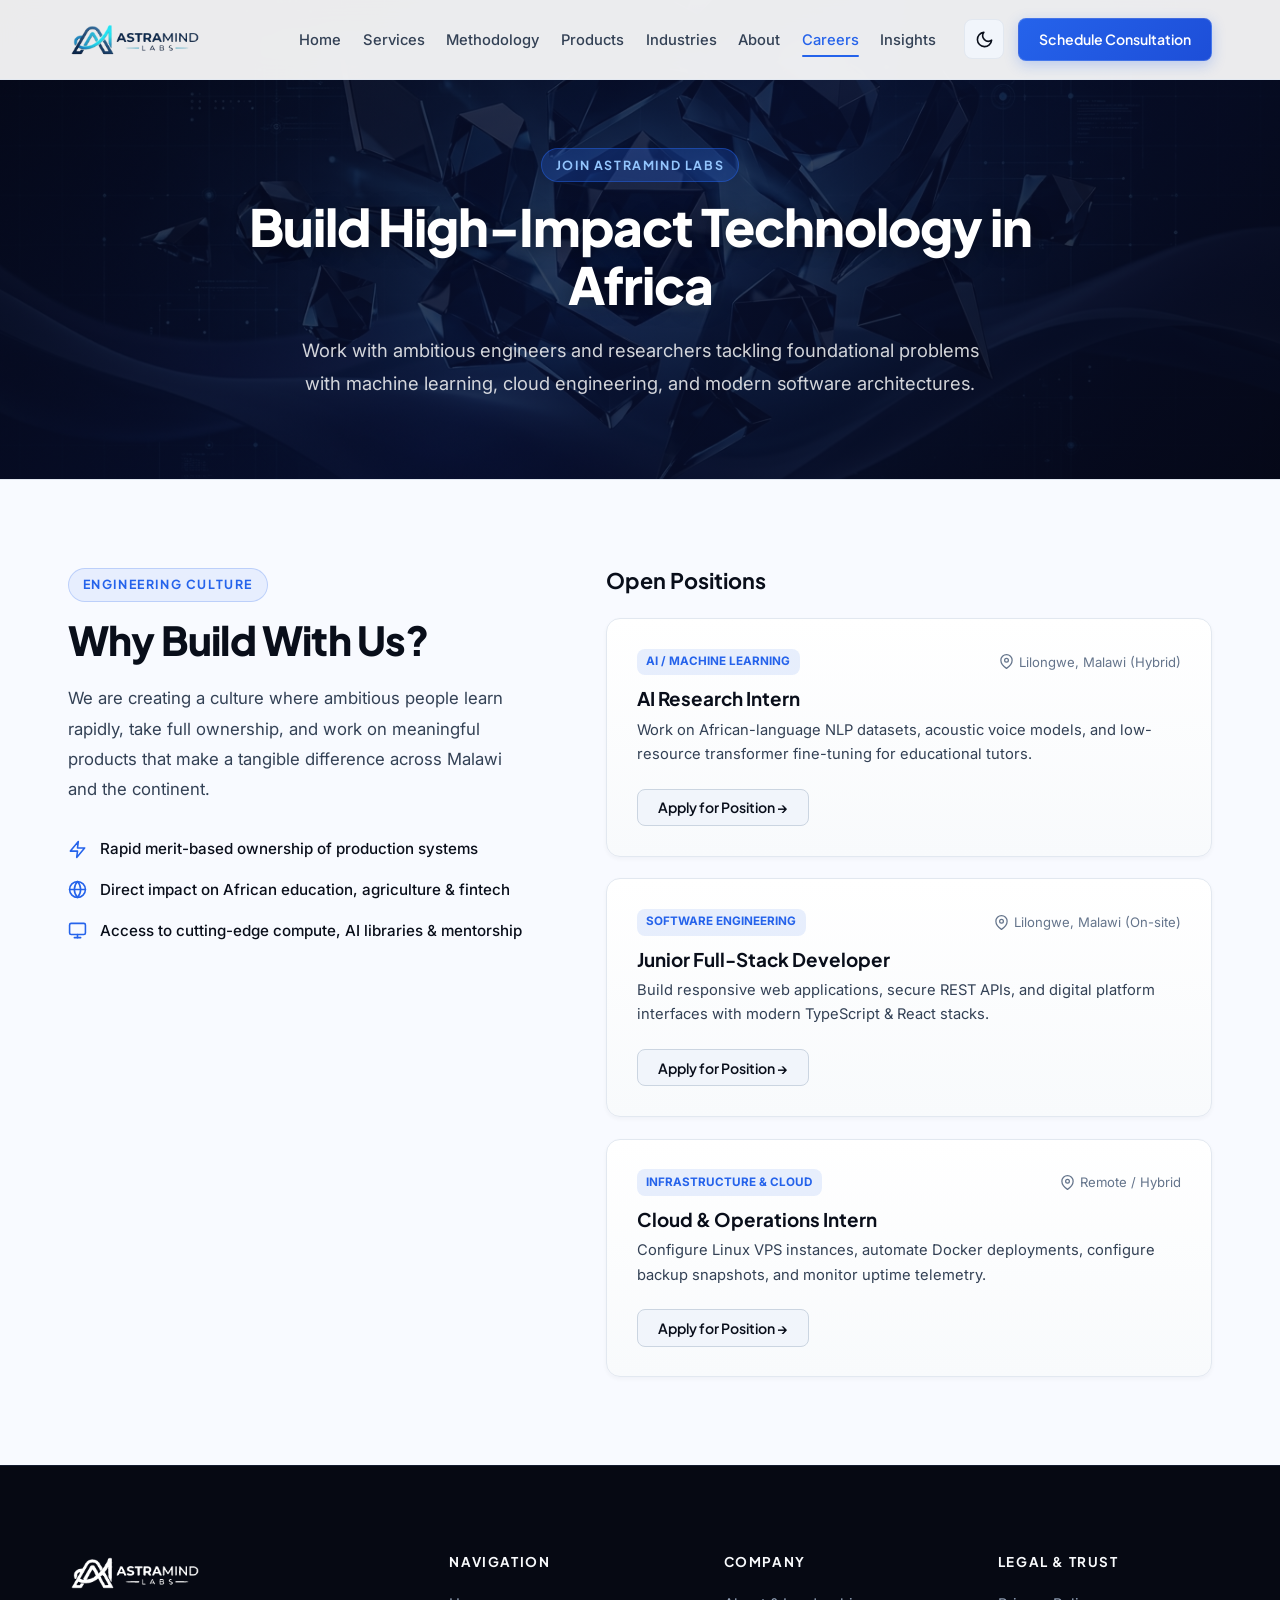
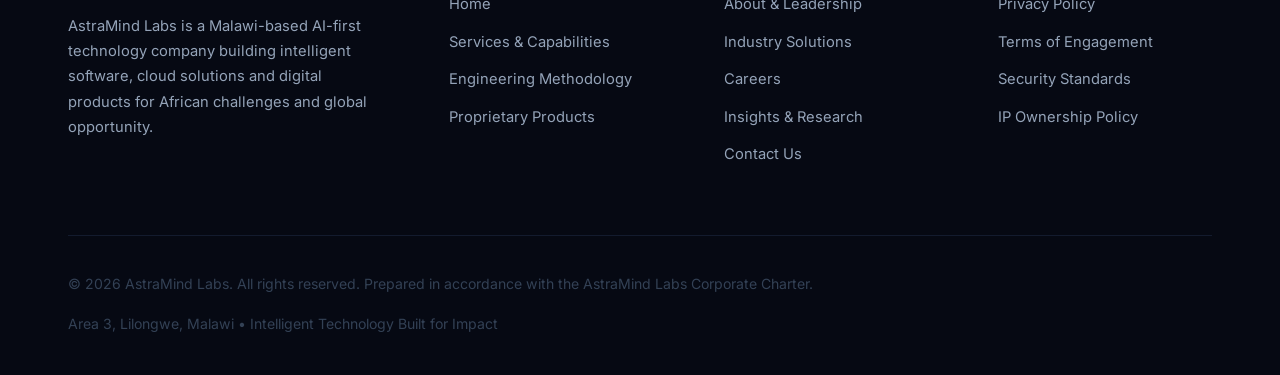
<file: careers.html>
<!DOCTYPE html>
<html lang="en" data-theme="light">
<head>
  <meta charset="UTF-8">
  <meta name="viewport" content="width=device-width, initial-scale=1.0">
  <meta name="description" content="Explore engineering and research careers at AstraMind Labs in Lilongwe, Malawi. Join our mission to build intelligent technology in Africa for global impact.">
  <title>Careers & Culture | AstraMind Labs</title>
  
  <!-- Google Fonts -->
  <link rel="preconnect" href="https://fonts.googleapis.com">
  <link rel="preconnect" href="https://fonts.gstatic.com" crossorigin>
  <link href="https://fonts.googleapis.com/css2?family=Inter:wght@300;400;500;600;700&family=Outfit:wght@400;500;600;700;800;900&family=Plus+Jakarta+Sans:wght@400;500;600;700;800&display=swap" rel="stylesheet">
  
  <!-- Stylesheet -->
  <link rel="stylesheet" href="style.css">
</head>
<body>

  <!-- ==================== NAVIGATION BAR ==================== -->
  <header class="navbar" id="navbar">
    <div class="nav-container">
      <a href="index.html" class="nav-brand" aria-label="AstraMind Labs Home">
        <img src="assets/logo.png" alt="AstraMind Labs" class="brand-logo" onerror="this.style.display='none'; document.getElementById('nav-fallback-brand').style.display='flex';">
        <span id="nav-fallback-brand" class="brand-fallback-wrap" style="display:none;">
          <svg viewBox="0 0 40 40" fill="none" class="svg-logo-icon" xmlns="http://www.w3.org/2000/svg">
            <rect width="40" height="40" rx="8" fill="#1a56db"/>
            <path d="M20 7L33 31H7L20 7Z" fill="white" fill-opacity="0.95"/>
            <path d="M20 15L28 31H12L20 15Z" fill="#1a56db"/>
            <circle cx="20" cy="27" r="3.5" fill="white"/>
          </svg>
          <span class="brand-text">AstraMind <span class="accent">Labs</span></span>
        </span>
      </a>

      <!-- Desktop Navigation Menu -->
      <div class="nav-menu-wrapper">
        <nav>
          <ul class="nav-menu">
            <li><a href="index.html" class="nav-link">Home</a></li>
            <li><a href="services.html" class="nav-link">Services</a></li>
            <li><a href="methodology.html" class="nav-link">Methodology</a></li>
            <li><a href="products.html" class="nav-link">Products</a></li>
            <li><a href="industries.html" class="nav-link">Industries</a></li>
            <li><a href="about.html" class="nav-link">About</a></li>
            <li><a href="careers.html" class="nav-link active">Careers</a></li>
            <li><a href="insights.html" class="nav-link">Insights</a></li>
          </ul>
        </nav>

        <div class="nav-controls">
          <button id="theme-toggle" class="theme-toggle-btn" aria-label="Toggle Theme">
            <svg class="sun-icon" viewBox="0 0 24 24" fill="none" stroke="currentColor" stroke-width="2" stroke-linecap="round" stroke-linejoin="round"><circle cx="12" cy="12" r="5"></circle><line x1="12" y1="1" x2="12" y2="3"></line><line x1="12" y1="21" x2="12" y2="23"></line><line x1="4.22" y1="4.22" x2="5.64" y2="5.64"></line><line x1="18.36" y1="18.36" x2="19.78" y2="19.78"></line><line x1="1" y1="12" x2="3" y2="12"></line><line x1="21" y1="12" x2="23" y2="12"></line><line x1="4.22" y1="19.78" x2="5.64" y2="18.36"></line><line x1="18.36" y1="5.64" x2="19.78" y2="4.22"></line></svg>
            <svg class="moon-icon" viewBox="0 0 24 24" fill="none" stroke="currentColor" stroke-width="2" stroke-linecap="round" stroke-linejoin="round"><path d="M21 12.79A9 9 0 1 1 11.21 3 7 7 0 0 0 21 12.79z"></path></svg>
          </button>

          <a href="contact.html" class="btn btn-primary btn-sm">Schedule Consultation</a>
        </div>
      </div>

      <!-- Mobile Toggle Button -->
      <button class="mobile-toggle" id="mobile-toggle" aria-label="Open navigation menu">
        <span class="bar"></span>
        <span class="bar"></span>
        <span class="bar"></span>
      </button>
    </div>
  </header>

  <!-- Mobile Drawer -->
  <div class="mobile-drawer" id="mobile-drawer">
    <ul class="mobile-nav-links">
      <li><a href="index.html" class="mobile-link">Home</a></li>
      <li><a href="services.html" class="mobile-link">Services & Capabilities</a></li>
      <li><a href="methodology.html" class="mobile-link">Engineering Methodology</a></li>
      <li><a href="products.html" class="mobile-link">Proprietary Products</a></li>
      <li><a href="industries.html" class="mobile-link">Industry Solutions</a></li>
      <li><a href="about.html" class="mobile-link">Leadership & Governance</a></li>
      <li><a href="careers.html" class="mobile-link active">Careers</a></li>
      <li><a href="insights.html" class="mobile-link">Insights & Research</a></li>
      <li><a href="contact.html" class="mobile-link">Contact & Consultation</a></li>
    </ul>

    <div class="mobile-theme-row">
      <span>Color Theme</span>
      <button id="mobile-theme-toggle" class="theme-toggle-btn" aria-label="Toggle Theme">
        <svg class="sun-icon" viewBox="0 0 24 24" fill="none" stroke="currentColor" stroke-width="2" stroke-linecap="round" stroke-linejoin="round"><circle cx="12" cy="12" r="5"></circle><line x1="12" y1="1" x2="12" y2="3"></line><line x1="12" y1="21" x2="12" y2="23"></line><line x1="4.22" y1="4.22" x2="5.64" y2="5.64"></line><line x1="18.36" y1="18.36" x2="19.78" y2="19.78"></line><line x1="1" y1="12" x2="3" y2="12"></line><line x1="21" y1="12" x2="23" y2="12"></line><line x1="4.22" y1="19.78" x2="5.64" y2="18.36"></line><line x1="18.36" y1="5.64" x2="19.78" y2="4.22"></line></svg>
        <svg class="moon-icon" viewBox="0 0 24 24" fill="none" stroke="currentColor" stroke-width="2" stroke-linecap="round" stroke-linejoin="round"><path d="M21 12.79A9 9 0 1 1 11.21 3 7 7 0 0 0 21 12.79z"></path></svg>
      </button>
    </div>

    <div style="margin-top: 1.5rem;">
      <a href="contact.html" class="btn btn-primary btn-block">Get in Touch</a>
    </div>
  </div>

  <main>
    <!-- ==================== PAGE HERO ==================== -->
    <section class="page-hero">
      <div class="container page-hero-content">
        <span class="eyebrow">Join AstraMind Labs</span>
        <h1 class="page-hero-title">Build High-Impact Technology in Africa</h1>
        <p class="page-hero-subtitle">
          Work with ambitious engineers and researchers tackling foundational problems with machine learning, cloud engineering, and modern software architectures.
        </p>
      </div>
    </section>

    <!-- ==================== CAREERS DUAL LAYOUT ==================== -->
    <section class="section">
      <div class="container">
        <div class="careers-dual-layout">
          <div>
            <span class="eyebrow">Engineering Culture</span>
            <h2 class="section-title" style="text-align:left;">Why Build With Us?</h2>
            <p style="font-size:1.05rem; line-height:1.8; margin-bottom: 2rem;">
              We are creating a culture where ambitious people learn rapidly, take full ownership, and work on meaningful products that make a tangible difference across Malawi and the continent.
            </p>

            <div class="careers-value-bullets">
              <div class="career-perk-row">
                <svg viewBox="0 0 24 24" fill="none" stroke="currentColor" stroke-width="2" stroke-linecap="round" stroke-linejoin="round"><polygon points="13 2 3 14 12 14 11 22 21 10 12 10 13 2"/></svg>
                <span>Rapid merit-based ownership of production systems</span>
              </div>
              <div class="career-perk-row">
                <svg viewBox="0 0 24 24" fill="none" stroke="currentColor" stroke-width="2" stroke-linecap="round" stroke-linejoin="round"><circle cx="12" cy="12" r="10"/><line x1="2" y1="12" x2="22" y2="12"/><path d="M12 2a15.3 15.3 0 0 1 4 10 15.3 15.3 0 0 1-4 10 15.3 15.3 0 0 1-4-10 15.3 15.3 0 0 1 4-10z"/></svg>
                <span>Direct impact on African education, agriculture & fintech</span>
              </div>
              <div class="career-perk-row">
                <svg viewBox="0 0 24 24" fill="none" stroke="currentColor" stroke-width="2" stroke-linecap="round" stroke-linejoin="round"><rect x="2" y="3" width="20" height="14" rx="2" ry="2"/><line x1="8" y1="21" x2="16" y2="21"/><line x1="12" y1="17" x2="12" y2="21"/></svg>
                <span>Access to cutting-edge compute, AI libraries & mentorship</span>
              </div>
            </div>
          </div>

          <div>
            <h3 style="font-size:1.35rem; font-weight:700; margin-bottom:1.5rem;">Open Positions</h3>
            <div class="job-openings-stack">
              <!-- Job 1 -->
              <div class="job-listing-box">
                <div class="job-header-row">
                  <span class="job-division-badge">AI / Machine Learning</span>
                  <span class="job-loc-badge">
                    <svg viewBox="0 0 24 24" fill="none" stroke="currentColor" stroke-width="2" stroke-linecap="round" stroke-linejoin="round"><path d="M21 10c0 7-9 13-9 13s-9-6-9-13a9 9 0 0 1 18 0z"/><circle cx="12" cy="10" r="3"/></svg>
                    Lilongwe, Malawi (Hybrid)
                  </span>
                </div>
                <h4>AI Research Intern</h4>
                <p>Work on African-language NLP datasets, acoustic voice models, and low-resource transformer fine-tuning for educational tutors.</p>
                <button class="btn btn-outline btn-sm btn-job-apply" data-job="AI Research Intern">Apply for Position &rarr;</button>
              </div>

              <!-- Job 2 -->
              <div class="job-listing-box">
                <div class="job-header-row">
                  <span class="job-division-badge">Software Engineering</span>
                  <span class="job-loc-badge">
                    <svg viewBox="0 0 24 24" fill="none" stroke="currentColor" stroke-width="2" stroke-linecap="round" stroke-linejoin="round"><path d="M21 10c0 7-9 13-9 13s-9-6-9-13a9 9 0 0 1 18 0z"/><circle cx="12" cy="10" r="3"/></svg>
                    Lilongwe, Malawi (On-site)
                  </span>
                </div>
                <h4>Junior Full-Stack Developer</h4>
                <p>Build responsive web applications, secure REST APIs, and digital platform interfaces with modern TypeScript & React stacks.</p>
                <button class="btn btn-outline btn-sm btn-job-apply" data-job="Junior Full-Stack Developer">Apply for Position &rarr;</button>
              </div>

              <!-- Job 3 -->
              <div class="job-listing-box">
                <div class="job-header-row">
                  <span class="job-division-badge">Infrastructure & Cloud</span>
                  <span class="job-loc-badge">
                    <svg viewBox="0 0 24 24" fill="none" stroke="currentColor" stroke-width="2" stroke-linecap="round" stroke-linejoin="round"><path d="M21 10c0 7-9 13-9 13s-9-6-9-13a9 9 0 0 1 18 0z"/><circle cx="12" cy="10" r="3"/></svg>
                    Remote / Hybrid
                  </span>
                </div>
                <h4>Cloud & Operations Intern</h4>
                <p>Configure Linux VPS instances, automate Docker deployments, configure backup snapshots, and monitor uptime telemetry.</p>
                <button class="btn btn-outline btn-sm btn-job-apply" data-job="Cloud & Operations Intern">Apply for Position &rarr;</button>
              </div>
            </div>
          </div>
        </div>
      </div>
    </section>
  </main>

  <!-- ==================== CAREERS APPLICATION MODAL ==================== -->
  <div class="modal-overlay-shell" id="career-app-modal">
    <div class="modal-inner-card">
      <button class="modal-dismiss-btn" id="modal-dismiss-btn" aria-label="Close Modal">&times;</button>
      <h3 class="modal-heading">Apply for Position</h3>
      <p class="modal-subheading" id="selected-role-name">Position Title</p>

      <form id="career-application-form" enctype="multipart/form-data">
        <div class="form-group-item">
          <label for="applicant-name">Full Name *</label>
          <input type="text" id="applicant-name" placeholder="Thokozani Phiri" required>
        </div>
        <div class="form-group-item">
          <label for="applicant-email">Email Address *</label>
          <input type="email" id="applicant-email" placeholder="thokozani@example.com" required>
        </div>
        <div class="form-group-item">
          <label for="applicant-phone">Phone Number *</label>
          <input type="tel" id="applicant-phone" placeholder="+265 ..." required>
        </div>
        <div class="form-group-item">
          <label for="applicant-cv">Upload CV / Resume *</label>
          <input type="file" id="applicant-cv" name="cv" accept=".pdf,.doc,.docx,application/pdf,application/msword,application/vnd.openxmlformats-officedocument.wordprocessingml.document" required>
          <small class="form-help-text">Accepted formats: PDF, DOC, or DOCX (maximum 5 MB).</small>
        </div>
        <div class="form-group-item">
          <label for="applicant-note">Short Cover Note *</label>
          <textarea id="applicant-note" rows="3" placeholder="Tell us why you want to build technology with AstraMind Labs..." required></textarea>
        </div>
        <button type="submit" class="btn btn-primary btn-block">Submit Application</button>
      </form>
    </div>
  </div>

  <div id="toast-notice" class="toast-notice">Application submitted successfully!</div>

  <!-- ==================== CORPORATE FOOTER ==================== -->
  <footer class="corporate-footer">
    <div class="container">
      <div class="footer-columns-grid">
        <div>
          <a href="index.html" aria-label="AstraMind Labs Home">
            <img src="assets/logo.png" alt="AstraMind Labs" class="footer-brand-logo" onerror="this.style.display='none'; document.getElementById('footer-fallback-brand').style.display='block';">
            <span id="footer-fallback-brand" style="display:none; font-family:var(--font-heading); font-size:1.4rem; font-weight:800; color:#fff; margin-bottom:1rem;">AstraMind Labs</span>
          </a>
          <p class="footer-tagline">
            AstraMind Labs is a Malawi-based AI-first technology company building intelligent software, cloud solutions and digital products for African challenges and global opportunity.
          </p>
        </div>

        <div class="footer-col-block">
          <h4>Navigation</h4>
          <div class="footer-links-list">
            <a href="index.html">Home</a>
            <a href="services.html">Services & Capabilities</a>
            <a href="methodology.html">Engineering Methodology</a>
            <a href="products.html">Proprietary Products</a>
          </div>
        </div>

        <div class="footer-col-block">
          <h4>Company</h4>
          <div class="footer-links-list">
            <a href="about.html">About & Leadership</a>
            <a href="industries.html">Industry Solutions</a>
            <a href="careers.html">Careers</a>
            <a href="insights.html">Insights & Research</a>
            <a href="contact.html">Contact Us</a>
          </div>
        </div>

        <div class="footer-col-block">
          <h4>Legal & Trust</h4>
          <div class="footer-links-list">
            <a href="contact.html#faq">Privacy Policy</a>
            <a href="contact.html#faq">Terms of Engagement</a>
            <a href="contact.html#faq">Security Standards</a>
            <a href="contact.html#faq">IP Ownership Policy</a>
          </div>
        </div>
      </div>

      <div class="footer-bottom-bar">
        <p>&copy; 2026 AstraMind Labs. All rights reserved. Prepared in accordance with the AstraMind Labs Corporate Charter.</p>
        <p>Area 3, Lilongwe, Malawi • Intelligent Technology Built for Impact</p>
      </div>
    </div>
  </footer>

  <button id="back-to-top" class="back-to-top-btn" aria-label="Back to Top" title="Back to top">
    <svg viewBox="0 0 24 24" fill="none" stroke="currentColor" stroke-width="2.5" stroke-linecap="round" stroke-linejoin="round"><polyline points="18 15 12 9 6 15"></polyline></svg>
  </button>

  <script src="script.js"></script>
</body>
</html>
</file>
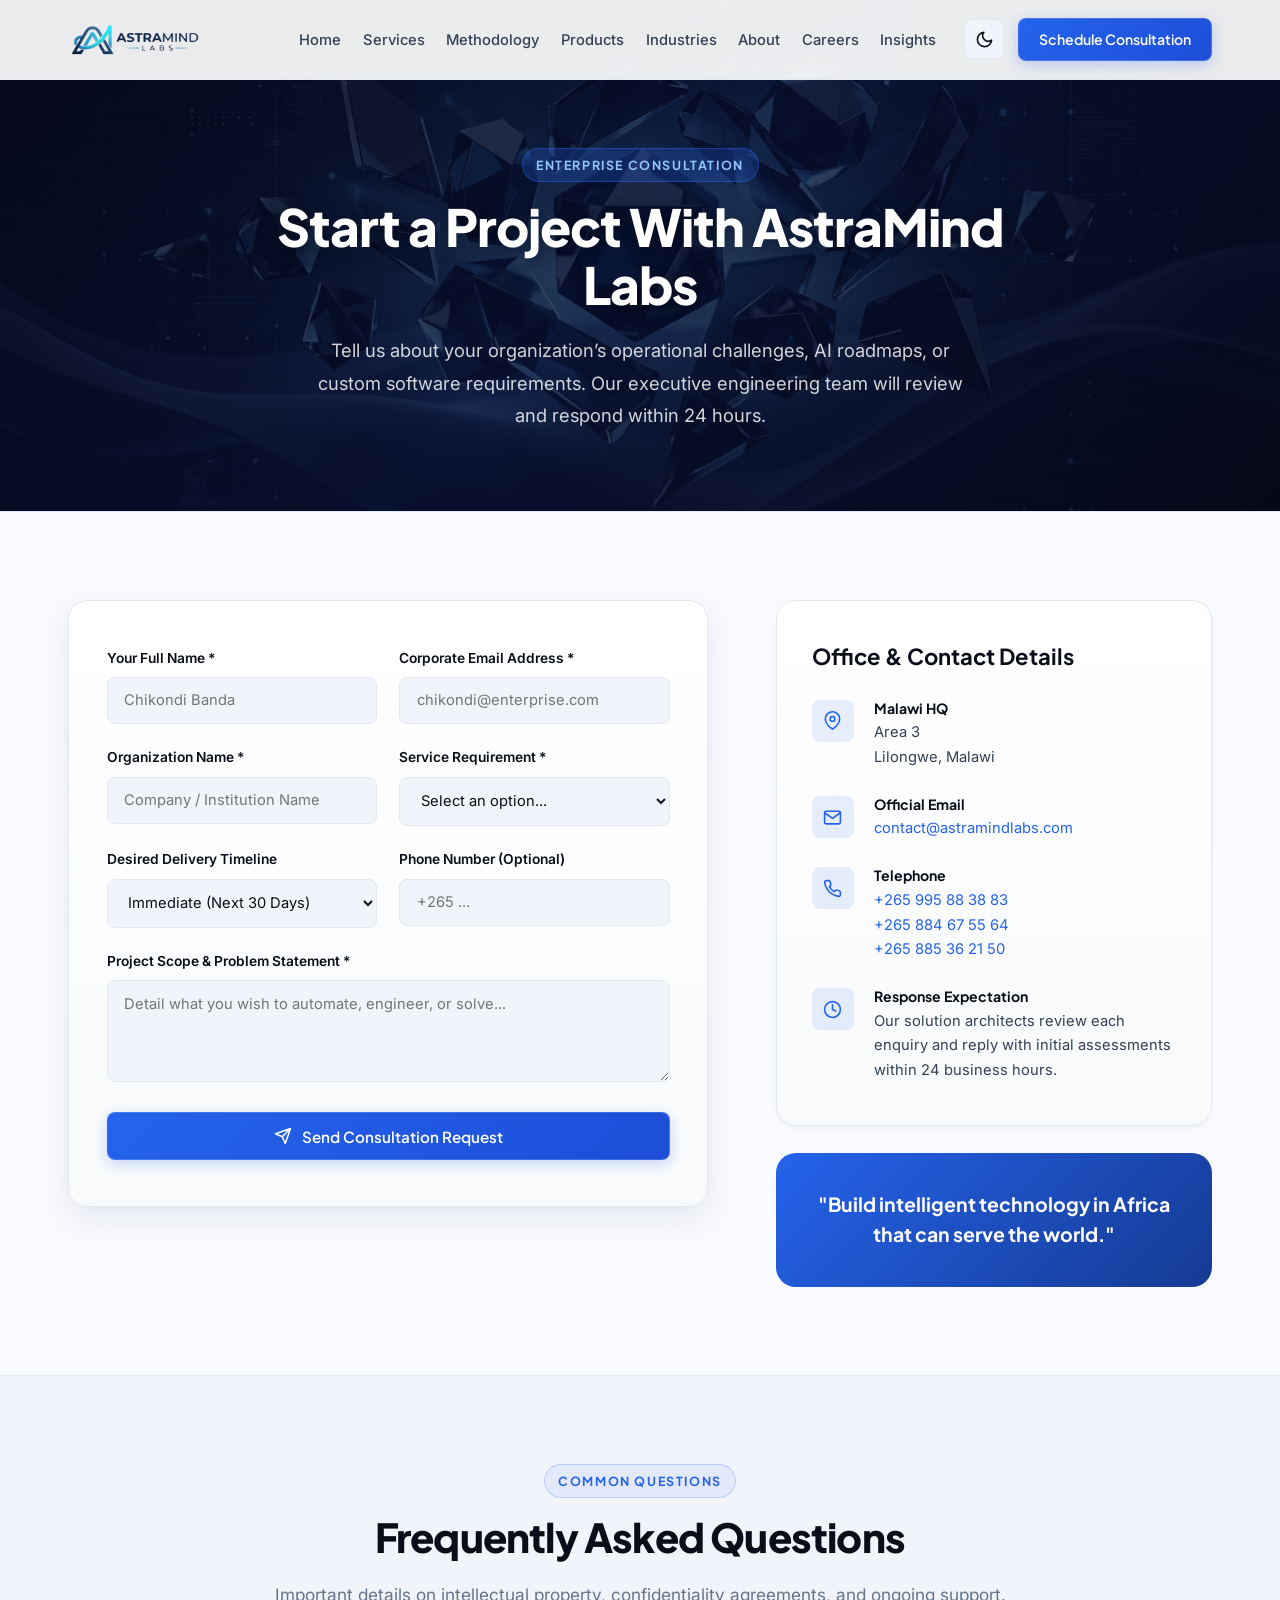
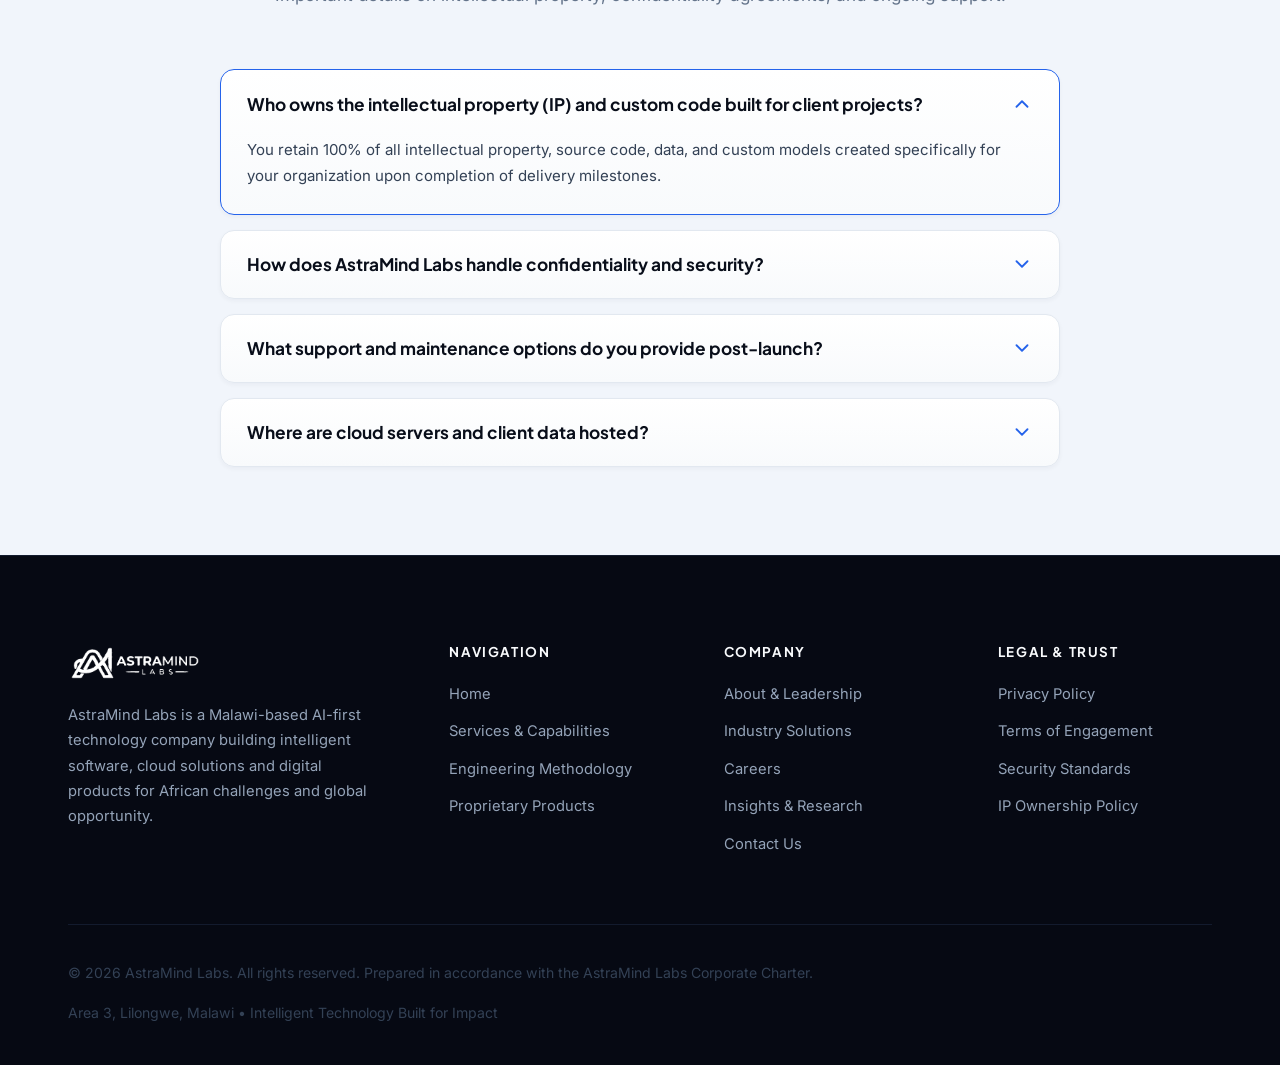
<file: contact.html>
<!DOCTYPE html>
<html lang="en" data-theme="light">
<head>
  <meta charset="UTF-8">
  <meta name="viewport" content="width=device-width, initial-scale=1.0">
  <meta name="description" content="Connect with AstraMind Labs in Area 3, Lilongwe, Malawi. Schedule an enterprise project consultation, request technical proposals, or submit inquiries.">
  <title>Contact & Project Consultation | AstraMind Labs</title>
  
  <!-- Google Fonts -->
  <link rel="preconnect" href="https://fonts.googleapis.com">
  <link rel="preconnect" href="https://fonts.gstatic.com" crossorigin>
  <link href="https://fonts.googleapis.com/css2?family=Inter:wght@300;400;500;600;700&family=Outfit:wght@400;500;600;700;800;900&family=Plus+Jakarta+Sans:wght@400;500;600;700;800&display=swap" rel="stylesheet">
  
  <!-- Stylesheet -->
  <link rel="stylesheet" href="style.css">
</head>
<body>

  <!-- ==================== NAVIGATION BAR ==================== -->
  <header class="navbar" id="navbar">
    <div class="nav-container">
      <a href="index.html" class="nav-brand" aria-label="AstraMind Labs Home">
        <img src="assets/logo.png" alt="AstraMind Labs" class="brand-logo" onerror="this.style.display='none'; document.getElementById('nav-fallback-brand').style.display='flex';">
        <span id="nav-fallback-brand" class="brand-fallback-wrap" style="display:none;">
          <svg viewBox="0 0 40 40" fill="none" class="svg-logo-icon" xmlns="http://www.w3.org/2000/svg">
            <rect width="40" height="40" rx="8" fill="#1a56db"/>
            <path d="M20 7L33 31H7L20 7Z" fill="white" fill-opacity="0.95"/>
            <path d="M20 15L28 31H12L20 15Z" fill="#1a56db"/>
            <circle cx="20" cy="27" r="3.5" fill="white"/>
          </svg>
          <span class="brand-text">AstraMind <span class="accent">Labs</span></span>
        </span>
      </a>

      <!-- Desktop Navigation Menu -->
      <div class="nav-menu-wrapper">
        <nav>
          <ul class="nav-menu">
            <li><a href="index.html" class="nav-link">Home</a></li>
            <li><a href="services.html" class="nav-link">Services</a></li>
            <li><a href="methodology.html" class="nav-link">Methodology</a></li>
            <li><a href="products.html" class="nav-link">Products</a></li>
            <li><a href="industries.html" class="nav-link">Industries</a></li>
            <li><a href="about.html" class="nav-link">About</a></li>
            <li><a href="careers.html" class="nav-link">Careers</a></li>
            <li><a href="insights.html" class="nav-link">Insights</a></li>
          </ul>
        </nav>

        <div class="nav-controls">
          <button id="theme-toggle" class="theme-toggle-btn" aria-label="Toggle Theme">
            <svg class="sun-icon" viewBox="0 0 24 24" fill="none" stroke="currentColor" stroke-width="2" stroke-linecap="round" stroke-linejoin="round"><circle cx="12" cy="12" r="5"></circle><line x1="12" y1="1" x2="12" y2="3"></line><line x1="12" y1="21" x2="12" y2="23"></line><line x1="4.22" y1="4.22" x2="5.64" y2="5.64"></line><line x1="18.36" y1="18.36" x2="19.78" y2="19.78"></line><line x1="1" y1="12" x2="3" y2="12"></line><line x1="21" y1="12" x2="23" y2="12"></line><line x1="4.22" y1="19.78" x2="5.64" y2="18.36"></line><line x1="18.36" y1="5.64" x2="19.78" y2="4.22"></line></svg>
            <svg class="moon-icon" viewBox="0 0 24 24" fill="none" stroke="currentColor" stroke-width="2" stroke-linecap="round" stroke-linejoin="round"><path d="M21 12.79A9 9 0 1 1 11.21 3 7 7 0 0 0 21 12.79z"></path></svg>
          </button>

          <a href="contact.html" class="btn btn-primary btn-sm">Schedule Consultation</a>
        </div>
      </div>

      <!-- Mobile Toggle Button -->
      <button class="mobile-toggle" id="mobile-toggle" aria-label="Open navigation menu">
        <span class="bar"></span>
        <span class="bar"></span>
        <span class="bar"></span>
      </button>
    </div>
  </header>

  <!-- Mobile Drawer -->
  <div class="mobile-drawer" id="mobile-drawer">
    <ul class="mobile-nav-links">
      <li><a href="index.html" class="mobile-link">Home</a></li>
      <li><a href="services.html" class="mobile-link">Services & Capabilities</a></li>
      <li><a href="methodology.html" class="mobile-link">Engineering Methodology</a></li>
      <li><a href="products.html" class="mobile-link">Proprietary Products</a></li>
      <li><a href="industries.html" class="mobile-link">Industry Solutions</a></li>
      <li><a href="about.html" class="mobile-link">Leadership & Governance</a></li>
      <li><a href="careers.html" class="mobile-link">Careers</a></li>
      <li><a href="insights.html" class="mobile-link">Insights & Research</a></li>
      <li><a href="contact.html" class="mobile-link active">Contact & Consultation</a></li>
    </ul>

    <div class="mobile-theme-row">
      <span>Color Theme</span>
      <button id="mobile-theme-toggle" class="theme-toggle-btn" aria-label="Toggle Theme">
        <svg class="sun-icon" viewBox="0 0 24 24" fill="none" stroke="currentColor" stroke-width="2" stroke-linecap="round" stroke-linejoin="round"><circle cx="12" cy="12" r="5"></circle><line x1="12" y1="1" x2="12" y2="3"></line><line x1="12" y1="21" x2="12" y2="23"></line><line x1="4.22" y1="4.22" x2="5.64" y2="5.64"></line><line x1="18.36" y1="18.36" x2="19.78" y2="19.78"></line><line x1="1" y1="12" x2="3" y2="12"></line><line x1="21" y1="12" x2="23" y2="12"></line><line x1="4.22" y1="19.78" x2="5.64" y2="18.36"></line><line x1="18.36" y1="5.64" x2="19.78" y2="4.22"></line></svg>
        <svg class="moon-icon" viewBox="0 0 24 24" fill="none" stroke="currentColor" stroke-width="2" stroke-linecap="round" stroke-linejoin="round"><path d="M21 12.79A9 9 0 1 1 11.21 3 7 7 0 0 0 21 12.79z"></path></svg>
      </button>
    </div>

    <div style="margin-top: 1.5rem;">
      <a href="contact.html" class="btn btn-primary btn-block">Get in Touch</a>
    </div>
  </div>

  <main>
    <!-- ==================== PAGE HERO ==================== -->
    <section class="page-hero">
      <div class="container page-hero-content">
        <span class="eyebrow">Enterprise Consultation</span>
        <h1 class="page-hero-title">Start a Project With AstraMind Labs</h1>
        <p class="page-hero-subtitle">
          Tell us about your organization’s operational challenges, AI roadmaps, or custom software requirements. Our executive engineering team will review and respond within 24 hours.
        </p>
      </div>
    </section>

    <!-- ==================== CONTACT FORM & DETAILS ==================== -->
    <section class="section">
      <div class="container">
        <div class="contact-container-grid">
          <div>
            <div class="enterprise-form-shell">
              <form id="enterprise-contact-form">
                <div class="form-two-col">
                  <div class="form-group-item">
                    <label for="contact-name">Your Full Name *</label>
                    <input type="text" id="contact-name" placeholder="Chikondi Banda" required>
                  </div>
                  <div class="form-group-item">
                    <label for="contact-email">Corporate Email Address *</label>
                    <input type="email" id="contact-email" placeholder="chikondi@enterprise.com" required>
                  </div>
                </div>

                <div class="form-two-col">
                  <div class="form-group-item">
                    <label for="contact-org">Organization Name *</label>
                    <input type="text" id="contact-org" placeholder="Company / Institution Name" required>
                  </div>
                  <div class="form-group-item">
                    <label for="contact-service">Service Requirement *</label>
                    <select id="contact-service" required>
                      <option value="" disabled selected>Select an option...</option>
                      <option value="ai">AI & Intelligent Systems</option>
                      <option value="software">Software & Digital Products</option>
                      <option value="cloud">Cloud & Hosting Services</option>
                      <option value="enterprise">Enterprise Modernization</option>
                      <option value="consulting">Technology Consulting</option>
                      <option value="research">Applied Research / Labs PoC</option>
                      <option value="other">Other / General Inquiry</option>
                    </select>
                  </div>
                </div>

                <div class="form-two-col">
                  <div class="form-group-item">
                    <label for="contact-timeline">Desired Delivery Timeline</label>
                    <select id="contact-timeline">
                      <option value="immediate">Immediate (Next 30 Days)</option>
                      <option value="q1">1 - 3 Months</option>
                      <option value="q2">3 - 6 Months</option>
                      <option value="exploratory">Exploratory / Feasibility Study</option>
                    </select>
                  </div>
                  <div class="form-group-item">
                    <label for="contact-phone">Phone Number (Optional)</label>
                    <input type="tel" id="contact-phone" placeholder="+265 ...">
                  </div>
                </div>

                <div class="form-group-item">
                  <label for="contact-message">Project Scope & Problem Statement *</label>
                  <textarea id="contact-message" rows="4" placeholder="Detail what you wish to automate, engineer, or solve..." required></textarea>
                </div>

                <button type="submit" class="btn btn-primary btn-block">
                  <svg viewBox="0 0 24 24" fill="none" stroke="currentColor" stroke-width="2" stroke-linecap="round" stroke-linejoin="round" style="width:18px;height:18px;"><path d="M22 2L11 13M22 2l-7 20-4-9-9-4 20-7z"/></svg>
                  Send Consultation Request
                </button>
              </form>
            </div>
          </div>

          <!-- Sidebar Information -->
          <div class="contact-details-sidebar">
            <div class="contact-info-widget">
              <h3>Office & Contact Details</h3>

              <div class="contact-info-line">
                <div class="cil-icon">
                  <svg viewBox="0 0 24 24" fill="none" stroke="currentColor" stroke-width="2" stroke-linecap="round" stroke-linejoin="round"><path d="M21 10c0 7-9 13-9 13s-9-6-9-13a9 9 0 0 1 18 0z"/><circle cx="12" cy="10" r="3"/></svg>
                </div>
                <div>
                  <h4>Malawi HQ</h4>
                  <p>Area 3<br>Lilongwe, Malawi</p>
                </div>
              </div>

              <div class="contact-info-line">
                <div class="cil-icon">
                  <svg viewBox="0 0 24 24" fill="none" stroke="currentColor" stroke-width="2" stroke-linecap="round" stroke-linejoin="round"><path d="M4 4h16c1.1 0 2 .9 2 2v12c0 1.1-.9 2-2 2H4c-1.1 0-2-.9-2-2V6c0-1.1.9-2 2-2z"/><polyline points="22,6 12,13 2,6"/></svg>
                </div>
                <div>
                  <h4>Official Email</h4>
                  <p><a href="mailto:contact@astramindlabs.com">contact@astramindlabs.com</a></p>
                </div>
              </div>

              <div class="contact-info-line">
                <div class="cil-icon">
                  <svg viewBox="0 0 24 24" fill="none" stroke="currentColor" stroke-width="2" stroke-linecap="round" stroke-linejoin="round"><path d="M22 16.92v3a2 2 0 0 1-2.18 2 19.79 19.79 0 0 1-8.63-3.07 19.5 19.5 0 0 1-6-6 19.79 19.79 0 0 1-3.07-8.67A2 2 0 0 1 4.11 2h3a2 2 0 0 1 2 1.72 12.84 12.84 0 0 0 .7 2.81 2 2 0 0 1-.45 2.11L8.09 9.91a16 16 0 0 0 6 6l1.27-1.27a2 2 0 0 1 2.11-.45 12.84 12.84 0 0 0 2.81.7A2 2 0 0 1 22 16.92z"/></svg>
                </div>
                <div>
                  <h4>Telephone</h4>
                  <p><a href="tel:+265995883883">+265 995 88 38 83</a><br><a href="tel:+265884675564">+265 884 67 55 64</a><br><a href="tel:+265885362150">+265 885 36 21 50</a></p>
                </div>
              </div>

              <div class="contact-info-line">
                <div class="cil-icon">
                  <svg viewBox="0 0 24 24" fill="none" stroke="currentColor" stroke-width="2" stroke-linecap="round" stroke-linejoin="round"><circle cx="12" cy="12" r="10"/><polyline points="12 6 12 12 16 14"/></svg>
                </div>
                <div>
                  <h4>Response Expectation</h4>
                  <p>Our solution architects review each enquiry and reply with initial assessments within 24 business hours.</p>
                </div>
              </div>
            </div>

            <div class="quote-highlight-card">
              <p>"Build intelligent technology in Africa that can serve the world."</p>
            </div>
          </div>
        </div>
      </div>
    </section>

    <!-- ==================== FAQ SECTION ==================== -->
    <section id="faq" class="section section-alt">
      <div class="container">
        <div class="section-header">
          <span class="eyebrow">Common Questions</span>
          <h2 class="section-title">Frequently Asked Questions</h2>
          <p class="section-subtitle">Important details on intellectual property, confidentiality agreements, and ongoing support.</p>
        </div>

        <div class="faq-accordion-group">
          <div class="faq-item active">
            <button class="faq-question-btn" aria-expanded="true">
              <span>Who owns the intellectual property (IP) and custom code built for client projects?</span>
              <svg class="faq-toggle-icon" viewBox="0 0 24 24" fill="none" stroke="currentColor" stroke-width="2" stroke-linecap="round" stroke-linejoin="round"><polyline points="6 9 12 15 18 9"/></svg>
            </button>
            <div class="faq-answer-panel">
              <p>You retain 100% of all intellectual property, source code, data, and custom models created specifically for your organization upon completion of delivery milestones.</p>
            </div>
          </div>

          <div class="faq-item">
            <button class="faq-question-btn" aria-expanded="false">
              <span>How does AstraMind Labs handle confidentiality and security?</span>
              <svg class="faq-toggle-icon" viewBox="0 0 24 24" fill="none" stroke="currentColor" stroke-width="2" stroke-linecap="round" stroke-linejoin="round"><polyline points="6 9 12 15 18 9"/></svg>
            </button>
            <div class="faq-answer-panel">
              <p>We execute standard bilateral Non-Disclosure Agreements (NDAs) prior to project discovery. All code, data pipelines, and infrastructure follow security-first principles including encryption in transit and at rest.</p>
            </div>
          </div>

          <div class="faq-item">
            <button class="faq-question-btn" aria-expanded="false">
              <span>What support and maintenance options do you provide post-launch?</span>
              <svg class="faq-toggle-icon" viewBox="0 0 24 24" fill="none" stroke="currentColor" stroke-width="2" stroke-linecap="round" stroke-linejoin="round"><polyline points="6 9 12 15 18 9"/></svg>
            </button>
            <div class="faq-answer-panel">
              <p>We provide comprehensive SLA-backed managed hosting, continuous uptime monitoring, security patching, and ongoing engineering support retainers to ensure continuous operation and performance.</p>
            </div>
          </div>

          <div class="faq-item">
            <button class="faq-question-btn" aria-expanded="false">
              <span>Where are cloud servers and client data hosted?</span>
              <svg class="faq-toggle-icon" viewBox="0 0 24 24" fill="none" stroke="currentColor" stroke-width="2" stroke-linecap="round" stroke-linejoin="round"><polyline points="6 9 12 15 18 9"/></svg>
            </button>
            <div class="faq-answer-panel">
              <p>We deploy on secure enterprise cloud providers (AWS, GCP, Azure) and dedicated VPS nodes configured to comply with regional data protection and sovereignty guidelines in Africa and worldwide.</p>
            </div>
          </div>
        </div>
      </div>
    </section>
  </main>

  <div id="toast-notice" class="toast-notice">Enquiry submitted successfully!</div>

  <!-- ==================== CORPORATE FOOTER ==================== -->
  <footer class="corporate-footer">
    <div class="container">
      <div class="footer-columns-grid">
        <div>
          <a href="index.html" aria-label="AstraMind Labs Home">
            <img src="assets/logo.png" alt="AstraMind Labs" class="footer-brand-logo" onerror="this.style.display='none'; document.getElementById('footer-fallback-brand').style.display='block';">
            <span id="footer-fallback-brand" style="display:none; font-family:var(--font-heading); font-size:1.4rem; font-weight:800; color:#fff; margin-bottom:1rem;">AstraMind Labs</span>
          </a>
          <p class="footer-tagline">
            AstraMind Labs is a Malawi-based AI-first technology company building intelligent software, cloud solutions and digital products for African challenges and global opportunity.
          </p>
        </div>

        <div class="footer-col-block">
          <h4>Navigation</h4>
          <div class="footer-links-list">
            <a href="index.html">Home</a>
            <a href="services.html">Services & Capabilities</a>
            <a href="methodology.html">Engineering Methodology</a>
            <a href="products.html">Proprietary Products</a>
          </div>
        </div>

        <div class="footer-col-block">
          <h4>Company</h4>
          <div class="footer-links-list">
            <a href="about.html">About & Leadership</a>
            <a href="industries.html">Industry Solutions</a>
            <a href="careers.html">Careers</a>
            <a href="insights.html">Insights & Research</a>
            <a href="contact.html">Contact Us</a>
          </div>
        </div>

        <div class="footer-col-block">
          <h4>Legal & Trust</h4>
          <div class="footer-links-list">
            <a href="contact.html#faq">Privacy Policy</a>
            <a href="contact.html#faq">Terms of Engagement</a>
            <a href="contact.html#faq">Security Standards</a>
            <a href="contact.html#faq">IP Ownership Policy</a>
          </div>
        </div>
      </div>

      <div class="footer-bottom-bar">
        <p>&copy; 2026 AstraMind Labs. All rights reserved. Prepared in accordance with the AstraMind Labs Corporate Charter.</p>
        <p>Area 3, Lilongwe, Malawi • Intelligent Technology Built for Impact</p>
      </div>
    </div>
  </footer>

  <button id="back-to-top" class="back-to-top-btn" aria-label="Back to Top" title="Back to top">
    <svg viewBox="0 0 24 24" fill="none" stroke="currentColor" stroke-width="2.5" stroke-linecap="round" stroke-linejoin="round"><polyline points="18 15 12 9 6 15"></polyline></svg>
  </button>

  <script src="script.js"></script>
</body>
</html>
</file>
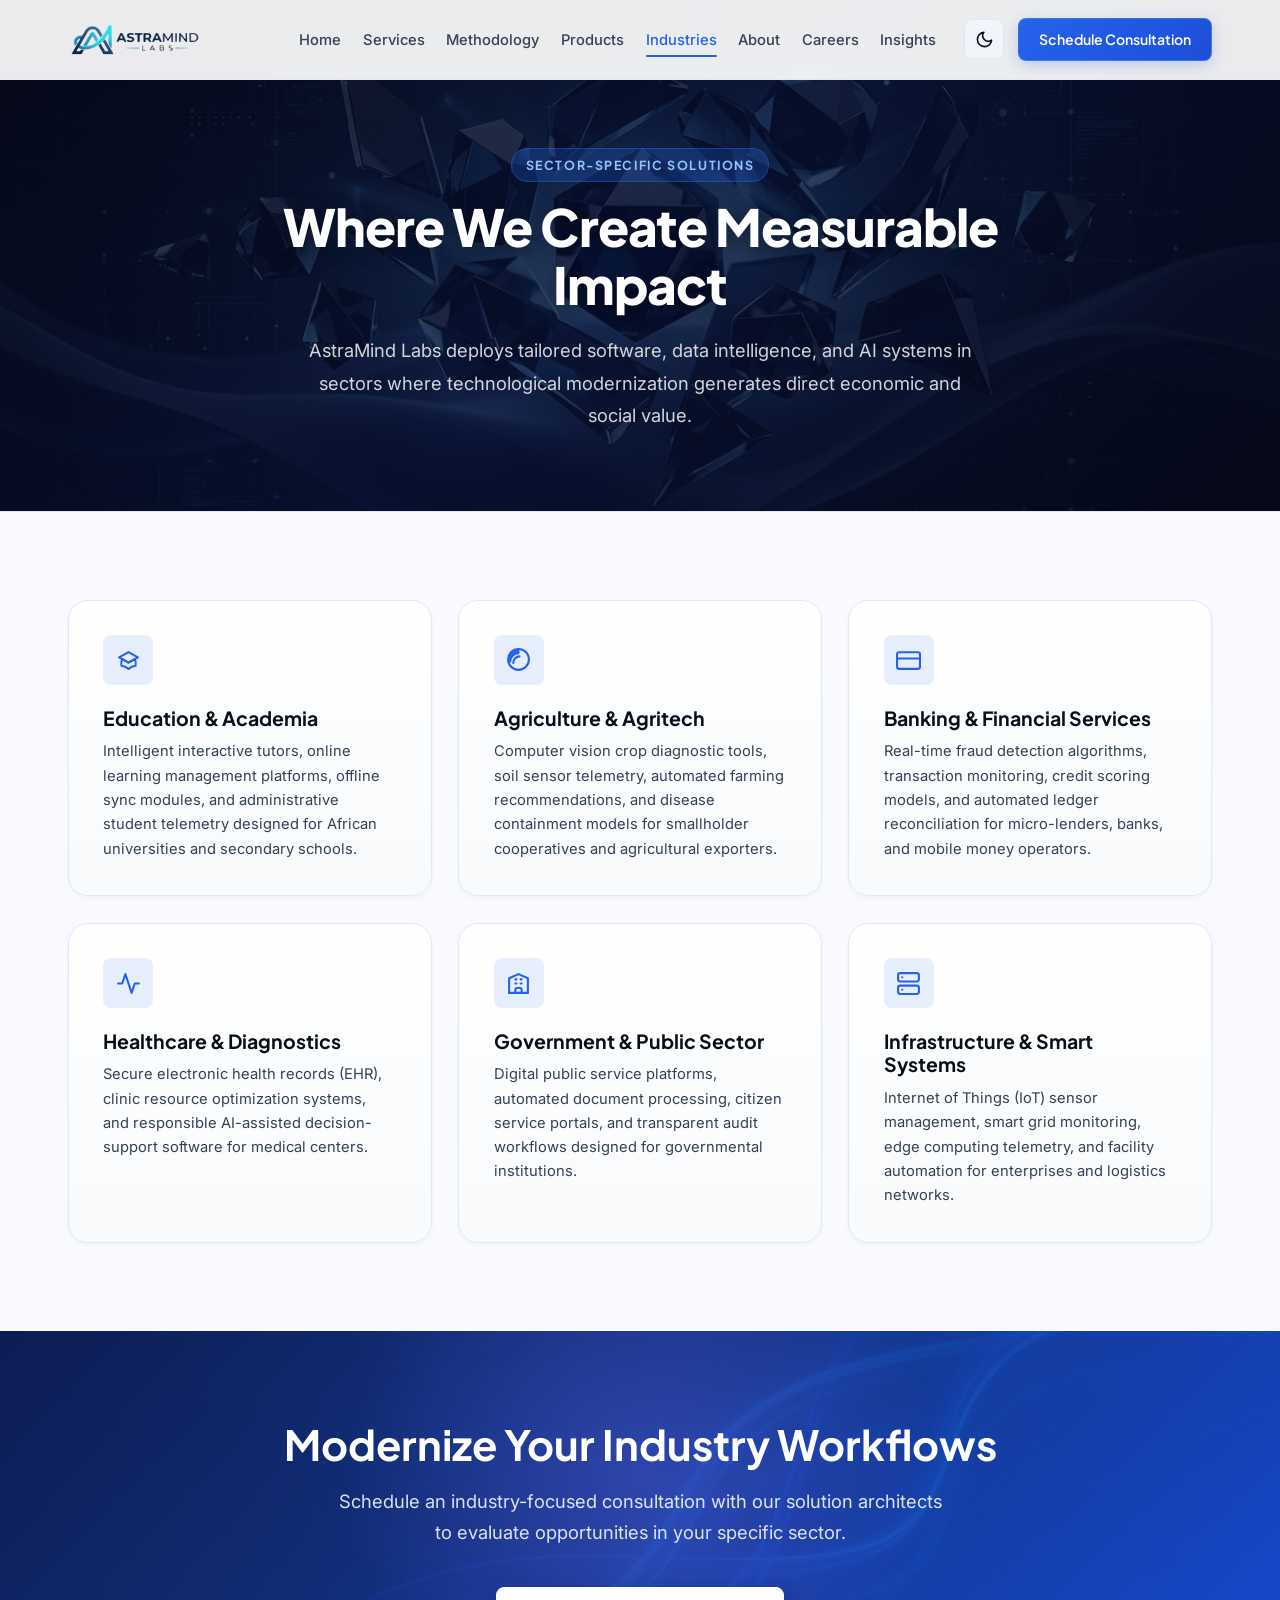
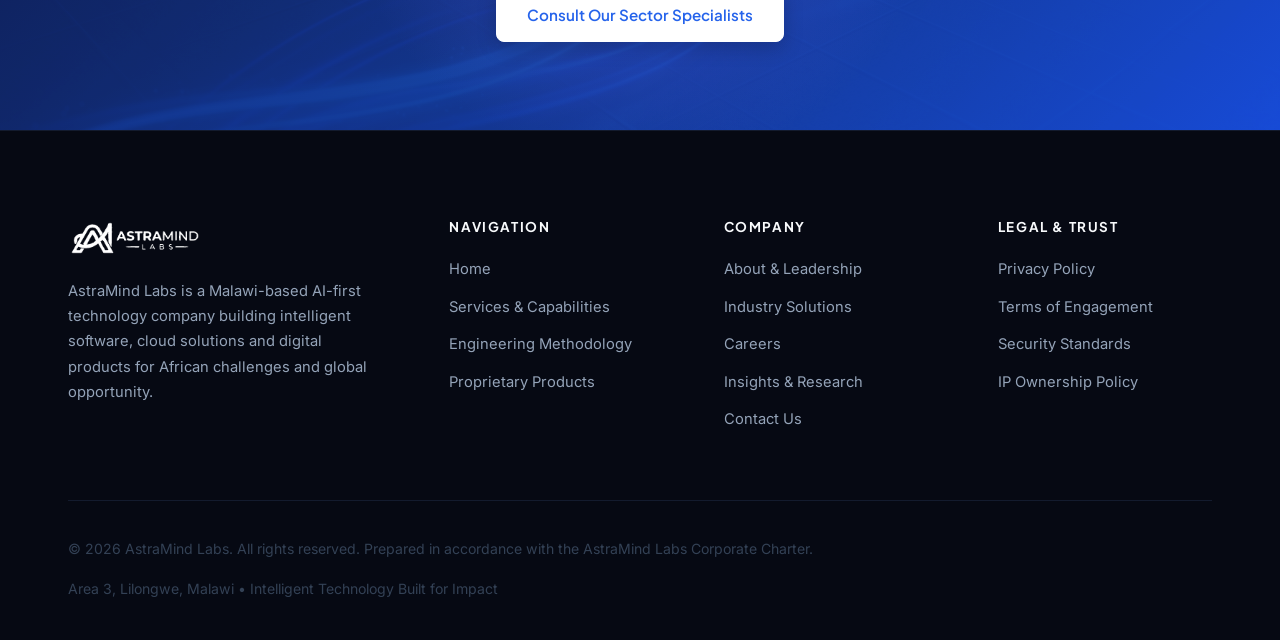
<file: industries.html>
<!DOCTYPE html>
<html lang="en" data-theme="light">
<head>
  <meta charset="UTF-8">
  <meta name="viewport" content="width=device-width, initial-scale=1.0">
  <meta name="description" content="AstraMind Labs delivers specialized digital solutions and AI systems across Education, Agriculture, Financial Services, Healthcare, Government, and Smart Infrastructure.">
  <title>Industry Solutions & Target Sectors | AstraMind Labs</title>
  
  <!-- Google Fonts -->
  <link rel="preconnect" href="https://fonts.googleapis.com">
  <link rel="preconnect" href="https://fonts.gstatic.com" crossorigin>
  <link href="https://fonts.googleapis.com/css2?family=Inter:wght@300;400;500;600;700&family=Outfit:wght@400;500;600;700;800;900&family=Plus+Jakarta+Sans:wght@400;500;600;700;800&display=swap" rel="stylesheet">
  
  <!-- Stylesheet -->
  <link rel="stylesheet" href="style.css">
</head>
<body>

  <!-- ==================== NAVIGATION BAR ==================== -->
  <header class="navbar" id="navbar">
    <div class="nav-container">
      <a href="index.html" class="nav-brand" aria-label="AstraMind Labs Home">
        <img src="assets/logo.png" alt="AstraMind Labs" class="brand-logo" onerror="this.style.display='none'; document.getElementById('nav-fallback-brand').style.display='flex';">
        <span id="nav-fallback-brand" class="brand-fallback-wrap" style="display:none;">
          <svg viewBox="0 0 40 40" fill="none" class="svg-logo-icon" xmlns="http://www.w3.org/2000/svg">
            <rect width="40" height="40" rx="8" fill="#1a56db"/>
            <path d="M20 7L33 31H7L20 7Z" fill="white" fill-opacity="0.95"/>
            <path d="M20 15L28 31H12L20 15Z" fill="#1a56db"/>
            <circle cx="20" cy="27" r="3.5" fill="white"/>
          </svg>
          <span class="brand-text">AstraMind <span class="accent">Labs</span></span>
        </span>
      </a>

      <!-- Desktop Navigation Menu -->
      <div class="nav-menu-wrapper">
        <nav>
          <ul class="nav-menu">
            <li><a href="index.html" class="nav-link">Home</a></li>
            <li><a href="services.html" class="nav-link">Services</a></li>
            <li><a href="methodology.html" class="nav-link">Methodology</a></li>
            <li><a href="products.html" class="nav-link">Products</a></li>
            <li><a href="industries.html" class="nav-link active">Industries</a></li>
            <li><a href="about.html" class="nav-link">About</a></li>
            <li><a href="careers.html" class="nav-link">Careers</a></li>
            <li><a href="insights.html" class="nav-link">Insights</a></li>
          </ul>
        </nav>

        <div class="nav-controls">
          <button id="theme-toggle" class="theme-toggle-btn" aria-label="Toggle Theme">
            <svg class="sun-icon" viewBox="0 0 24 24" fill="none" stroke="currentColor" stroke-width="2" stroke-linecap="round" stroke-linejoin="round"><circle cx="12" cy="12" r="5"></circle><line x1="12" y1="1" x2="12" y2="3"></line><line x1="12" y1="21" x2="12" y2="23"></line><line x1="4.22" y1="4.22" x2="5.64" y2="5.64"></line><line x1="18.36" y1="18.36" x2="19.78" y2="19.78"></line><line x1="1" y1="12" x2="3" y2="12"></line><line x1="21" y1="12" x2="23" y2="12"></line><line x1="4.22" y1="19.78" x2="5.64" y2="18.36"></line><line x1="18.36" y1="5.64" x2="19.78" y2="4.22"></line></svg>
            <svg class="moon-icon" viewBox="0 0 24 24" fill="none" stroke="currentColor" stroke-width="2" stroke-linecap="round" stroke-linejoin="round"><path d="M21 12.79A9 9 0 1 1 11.21 3 7 7 0 0 0 21 12.79z"></path></svg>
          </button>

          <a href="contact.html" class="btn btn-primary btn-sm">Schedule Consultation</a>
        </div>
      </div>

      <!-- Mobile Toggle Button -->
      <button class="mobile-toggle" id="mobile-toggle" aria-label="Open navigation menu">
        <span class="bar"></span>
        <span class="bar"></span>
        <span class="bar"></span>
      </button>
    </div>
  </header>

  <!-- Mobile Drawer -->
  <div class="mobile-drawer" id="mobile-drawer">
    <ul class="mobile-nav-links">
      <li><a href="index.html" class="mobile-link">Home</a></li>
      <li><a href="services.html" class="mobile-link">Services & Capabilities</a></li>
      <li><a href="methodology.html" class="mobile-link">Engineering Methodology</a></li>
      <li><a href="products.html" class="mobile-link">Proprietary Products</a></li>
      <li><a href="industries.html" class="mobile-link active">Industry Solutions</a></li>
      <li><a href="about.html" class="mobile-link">Leadership & Governance</a></li>
      <li><a href="careers.html" class="mobile-link">Careers</a></li>
      <li><a href="insights.html" class="mobile-link">Insights & Research</a></li>
      <li><a href="contact.html" class="mobile-link">Contact & Consultation</a></li>
    </ul>

    <div class="mobile-theme-row">
      <span>Color Theme</span>
      <button id="mobile-theme-toggle" class="theme-toggle-btn" aria-label="Toggle Theme">
        <svg class="sun-icon" viewBox="0 0 24 24" fill="none" stroke="currentColor" stroke-width="2" stroke-linecap="round" stroke-linejoin="round"><circle cx="12" cy="12" r="5"></circle><line x1="12" y1="1" x2="12" y2="3"></line><line x1="12" y1="21" x2="12" y2="23"></line><line x1="4.22" y1="4.22" x2="5.64" y2="5.64"></line><line x1="18.36" y1="18.36" x2="19.78" y2="19.78"></line><line x1="1" y1="12" x2="3" y2="12"></line><line x1="21" y1="12" x2="23" y2="12"></line><line x1="4.22" y1="19.78" x2="5.64" y2="18.36"></line><line x1="18.36" y1="5.64" x2="19.78" y2="4.22"></line></svg>
        <svg class="moon-icon" viewBox="0 0 24 24" fill="none" stroke="currentColor" stroke-width="2" stroke-linecap="round" stroke-linejoin="round"><path d="M21 12.79A9 9 0 1 1 11.21 3 7 7 0 0 0 21 12.79z"></path></svg>
      </button>
    </div>

    <div style="margin-top: 1.5rem;">
      <a href="contact.html" class="btn btn-primary btn-block">Get in Touch</a>
    </div>
  </div>

  <main>
    <!-- ==================== PAGE HERO ==================== -->
    <section class="page-hero">
      <div class="container page-hero-content">
        <span class="eyebrow">Sector-Specific Solutions</span>
        <h1 class="page-hero-title">Where We Create Measurable Impact</h1>
        <p class="page-hero-subtitle">
          AstraMind Labs deploys tailored software, data intelligence, and AI systems in sectors where technological modernization generates direct economic and social value.
        </p>
      </div>
    </section>

    <!-- ==================== INDUSTRY CARDS GRID ==================== -->
    <section class="section">
      <div class="container">
        <div class="industry-cards-grid">
          <!-- Sector 1 -->
          <div class="industry-sector-box">
            <div class="sector-icon-frame">
              <svg viewBox="0 0 24 24" fill="none" stroke="currentColor" stroke-width="2" stroke-linecap="round" stroke-linejoin="round"><path d="M12 14l9-5-9-5-9 5 9 5z"/><path d="M12 14l6.16-3.422a12.083 12.083 0 01.665 6.479A11.952 11.952 0 0012 20.055a11.952 11.952 0 00-6.824-2.998 12.078 12.078 0 01.665-6.479L12 14z"/></svg>
            </div>
            <h3>Education & Academia</h3>
            <p>Intelligent interactive tutors, online learning management platforms, offline sync modules, and administrative student telemetry designed for African universities and secondary schools.</p>
          </div>

          <!-- Sector 2 -->
          <div class="industry-sector-box">
            <div class="sector-icon-frame">
              <svg viewBox="0 0 24 24" fill="none" stroke="currentColor" stroke-width="2" stroke-linecap="round" stroke-linejoin="round"><path d="M12 3C6.477 3 2 7.477 2 13h2a8 8 0 018-8v-2zm0 18a10 10 0 100-20 10 10 0 000 20z"/><path d="M7 14.5C7 10.91 9.686 8 13 8"/></svg>
            </div>
            <h3>Agriculture & Agritech</h3>
            <p>Computer vision crop diagnostic tools, soil sensor telemetry, automated farming recommendations, and disease containment models for smallholder cooperatives and agricultural exporters.</p>
          </div>

          <!-- Sector 3 -->
          <div class="industry-sector-box">
            <div class="sector-icon-frame">
              <svg viewBox="0 0 24 24" fill="none" stroke="currentColor" stroke-width="2" stroke-linecap="round" stroke-linejoin="round"><rect x="1" y="4" width="22" height="16" rx="2" ry="2"/><line x1="1" y1="10" x2="23" y2="10"/></svg>
            </div>
            <h3>Banking & Financial Services</h3>
            <p>Real-time fraud detection algorithms, transaction monitoring, credit scoring models, and automated ledger reconciliation for micro-lenders, banks, and mobile money operators.</p>
          </div>

          <!-- Sector 4 -->
          <div class="industry-sector-box">
            <div class="sector-icon-frame">
              <svg viewBox="0 0 24 24" fill="none" stroke="currentColor" stroke-width="2" stroke-linecap="round" stroke-linejoin="round"><path d="M22 12h-4l-3 9L9 3l-3 9H2"/></svg>
            </div>
            <h3>Healthcare & Diagnostics</h3>
            <p>Secure electronic health records (EHR), clinic resource optimization systems, and responsible AI-assisted decision-support software for medical centers.</p>
          </div>

          <!-- Sector 5 -->
          <div class="industry-sector-box">
            <div class="sector-icon-frame">
              <svg viewBox="0 0 24 24" fill="none" stroke="currentColor" stroke-width="2" stroke-linecap="round" stroke-linejoin="round"><path d="M3 21h18M9 8h1m-1 4h1m4-4h1m-1 4h1M9 21v-3.375C9 16.612 10.343 16 12 16s3 .612 3 1.625V21"/><path d="M3 21V7l9-4 9 4v14"/></svg>
            </div>
            <h3>Government & Public Sector</h3>
            <p>Digital public service platforms, automated document processing, citizen service portals, and transparent audit workflows designed for governmental institutions.</p>
          </div>

          <!-- Sector 6 -->
          <div class="industry-sector-box">
            <div class="sector-icon-frame">
              <svg viewBox="0 0 24 24" fill="none" stroke="currentColor" stroke-width="2" stroke-linecap="round" stroke-linejoin="round"><rect x="2" y="2" width="20" height="8" rx="2" ry="2"/><rect x="2" y="14" width="20" height="8" rx="2" ry="2"/><line x1="6" y1="6" x2="6.01" y2="6"/><line x1="6" y1="18" x2="6.01" y2="18"/></svg>
            </div>
            <h3>Infrastructure & Smart Systems</h3>
            <p>Internet of Things (IoT) sensor management, smart grid monitoring, edge computing telemetry, and facility automation for enterprises and logistics networks.</p>
          </div>
        </div>
      </div>
    </section>

    <!-- ==================== CTA BANNER ==================== -->
    <section class="cta-banner-section">
      <div class="container">
        <h2>Modernize Your Industry Workflows</h2>
        <p>Schedule an industry-focused consultation with our solution architects to evaluate opportunities in your specific sector.</p>
        <a href="contact.html" class="btn btn-white">Consult Our Sector Specialists</a>
      </div>
    </section>
  </main>

  <!-- ==================== CORPORATE FOOTER ==================== -->
  <footer class="corporate-footer">
    <div class="container">
      <div class="footer-columns-grid">
        <div>
          <a href="index.html" aria-label="AstraMind Labs Home">
            <img src="assets/logo.png" alt="AstraMind Labs" class="footer-brand-logo" onerror="this.style.display='none'; document.getElementById('footer-fallback-brand').style.display='block';">
            <span id="footer-fallback-brand" style="display:none; font-family:var(--font-heading); font-size:1.4rem; font-weight:800; color:#fff; margin-bottom:1rem;">AstraMind Labs</span>
          </a>
          <p class="footer-tagline">
            AstraMind Labs is a Malawi-based AI-first technology company building intelligent software, cloud solutions and digital products for African challenges and global opportunity.
          </p>
        </div>

        <div class="footer-col-block">
          <h4>Navigation</h4>
          <div class="footer-links-list">
            <a href="index.html">Home</a>
            <a href="services.html">Services & Capabilities</a>
            <a href="methodology.html">Engineering Methodology</a>
            <a href="products.html">Proprietary Products</a>
          </div>
        </div>

        <div class="footer-col-block">
          <h4>Company</h4>
          <div class="footer-links-list">
            <a href="about.html">About & Leadership</a>
            <a href="industries.html">Industry Solutions</a>
            <a href="careers.html">Careers</a>
            <a href="insights.html">Insights & Research</a>
            <a href="contact.html">Contact Us</a>
          </div>
        </div>

        <div class="footer-col-block">
          <h4>Legal & Trust</h4>
          <div class="footer-links-list">
            <a href="contact.html#faq">Privacy Policy</a>
            <a href="contact.html#faq">Terms of Engagement</a>
            <a href="contact.html#faq">Security Standards</a>
            <a href="contact.html#faq">IP Ownership Policy</a>
          </div>
        </div>
      </div>

      <div class="footer-bottom-bar">
        <p>&copy; 2026 AstraMind Labs. All rights reserved. Prepared in accordance with the AstraMind Labs Corporate Charter.</p>
        <p>Area 3, Lilongwe, Malawi • Intelligent Technology Built for Impact</p>
      </div>
    </div>
  </footer>

  <button id="back-to-top" class="back-to-top-btn" aria-label="Back to Top" title="Back to top">
    <svg viewBox="0 0 24 24" fill="none" stroke="currentColor" stroke-width="2.5" stroke-linecap="round" stroke-linejoin="round"><polyline points="18 15 12 9 6 15"></polyline></svg>
  </button>

  <script src="script.js"></script>
</body>
</html>
</file>
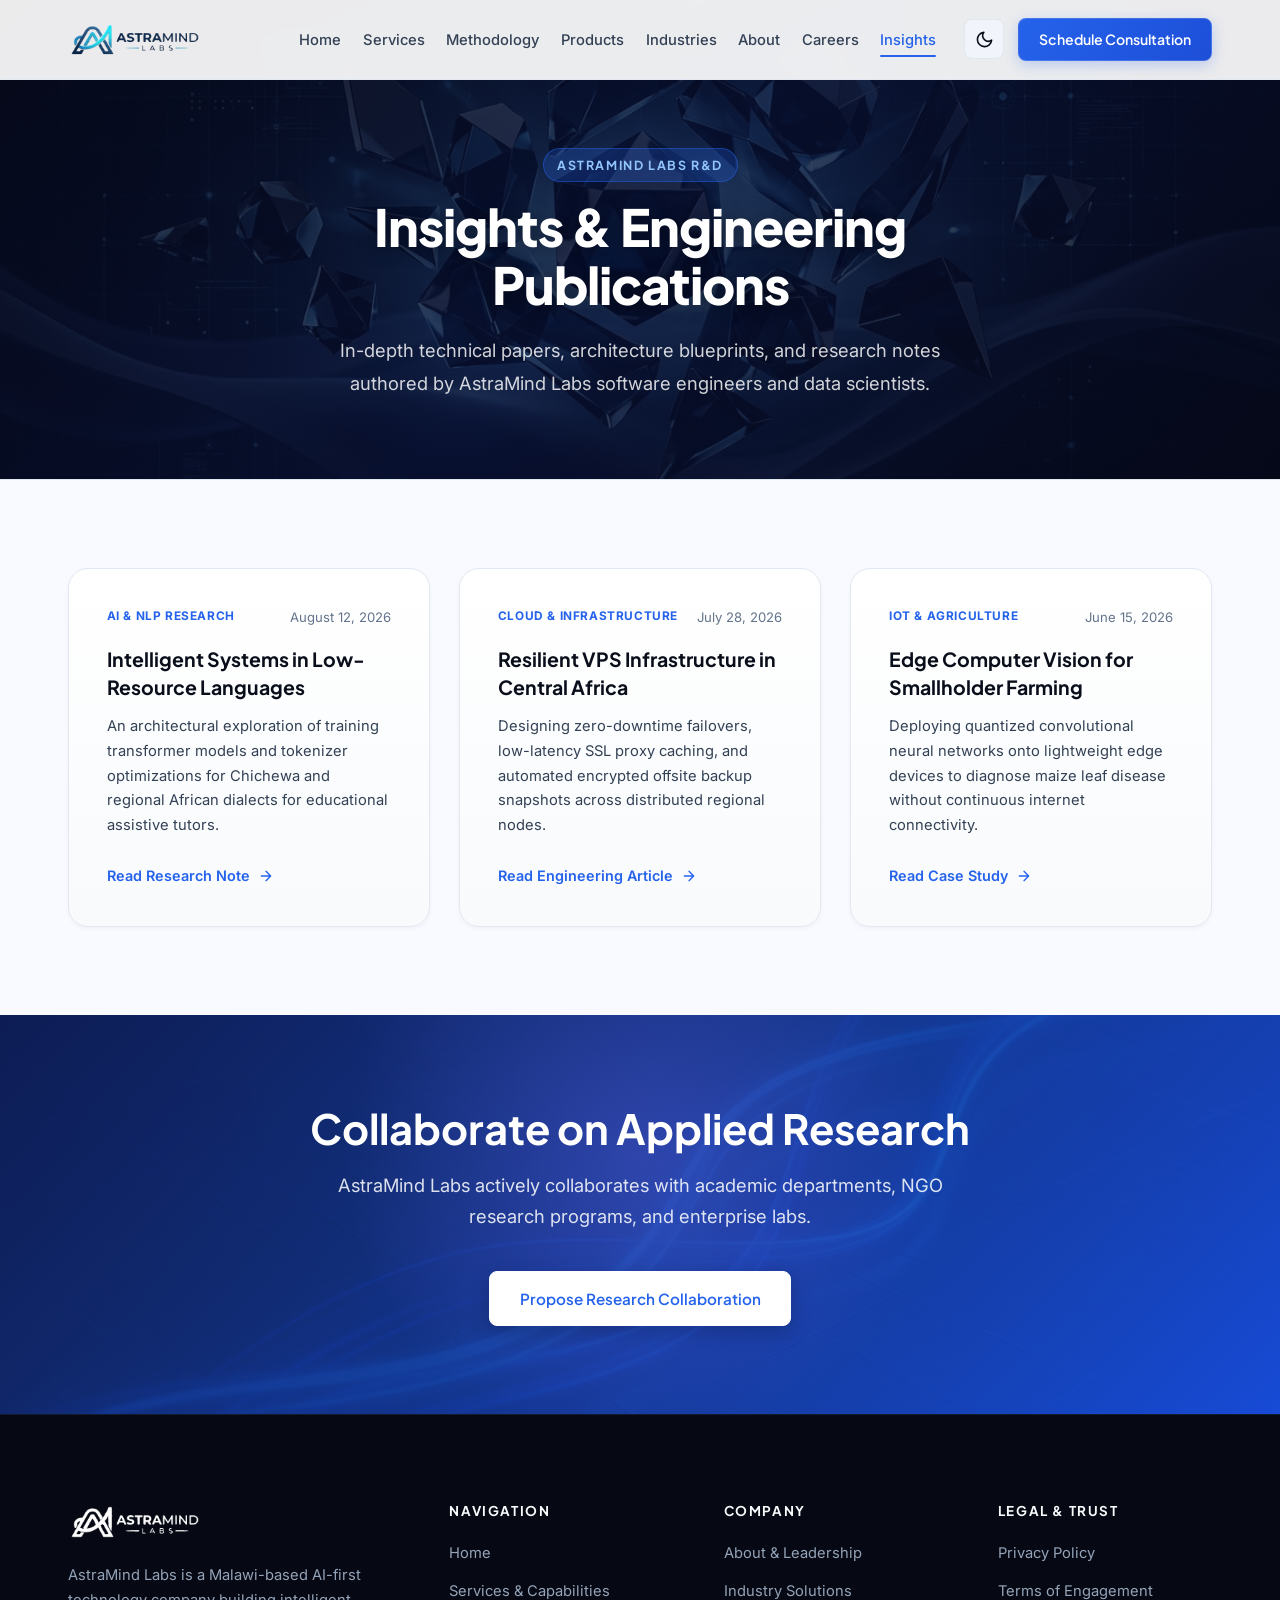
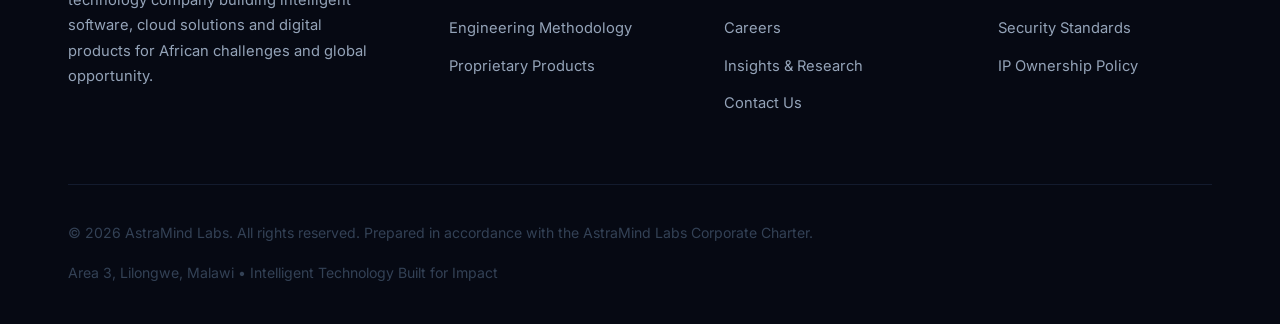
<file: insights.html>
<!DOCTYPE html>
<html lang="en" data-theme="light">
<head>
  <meta charset="UTF-8">
  <meta name="viewport" content="width=device-width, initial-scale=1.0">
  <meta name="description" content="Technical research publications, engineering whitepapers, and case studies by the AstraMind Labs engineering team in Lilongwe, Malawi.">
  <title>Insights & Research Publications | AstraMind Labs</title>
  
  <!-- Google Fonts -->
  <link rel="preconnect" href="https://fonts.googleapis.com">
  <link rel="preconnect" href="https://fonts.gstatic.com" crossorigin>
  <link href="https://fonts.googleapis.com/css2?family=Inter:wght@300;400;500;600;700&family=Outfit:wght@400;500;600;700;800;900&family=Plus+Jakarta+Sans:wght@400;500;600;700;800&display=swap" rel="stylesheet">
  
  <!-- Stylesheet -->
  <link rel="stylesheet" href="style.css">
</head>
<body>

  <!-- ==================== NAVIGATION BAR ==================== -->
  <header class="navbar" id="navbar">
    <div class="nav-container">
      <a href="index.html" class="nav-brand" aria-label="AstraMind Labs Home">
        <img src="assets/logo.png" alt="AstraMind Labs" class="brand-logo" onerror="this.style.display='none'; document.getElementById('nav-fallback-brand').style.display='flex';">
        <span id="nav-fallback-brand" class="brand-fallback-wrap" style="display:none;">
          <svg viewBox="0 0 40 40" fill="none" class="svg-logo-icon" xmlns="http://www.w3.org/2000/svg">
            <rect width="40" height="40" rx="8" fill="#1a56db"/>
            <path d="M20 7L33 31H7L20 7Z" fill="white" fill-opacity="0.95"/>
            <path d="M20 15L28 31H12L20 15Z" fill="#1a56db"/>
            <circle cx="20" cy="27" r="3.5" fill="white"/>
          </svg>
          <span class="brand-text">AstraMind <span class="accent">Labs</span></span>
        </span>
      </a>

      <!-- Desktop Navigation Menu -->
      <div class="nav-menu-wrapper">
        <nav>
          <ul class="nav-menu">
            <li><a href="index.html" class="nav-link">Home</a></li>
            <li><a href="services.html" class="nav-link">Services</a></li>
            <li><a href="methodology.html" class="nav-link">Methodology</a></li>
            <li><a href="products.html" class="nav-link">Products</a></li>
            <li><a href="industries.html" class="nav-link">Industries</a></li>
            <li><a href="about.html" class="nav-link">About</a></li>
            <li><a href="careers.html" class="nav-link">Careers</a></li>
            <li><a href="insights.html" class="nav-link active">Insights</a></li>
          </ul>
        </nav>

        <div class="nav-controls">
          <button id="theme-toggle" class="theme-toggle-btn" aria-label="Toggle Theme">
            <svg class="sun-icon" viewBox="0 0 24 24" fill="none" stroke="currentColor" stroke-width="2" stroke-linecap="round" stroke-linejoin="round"><circle cx="12" cy="12" r="5"></circle><line x1="12" y1="1" x2="12" y2="3"></line><line x1="12" y1="21" x2="12" y2="23"></line><line x1="4.22" y1="4.22" x2="5.64" y2="5.64"></line><line x1="18.36" y1="18.36" x2="19.78" y2="19.78"></line><line x1="1" y1="12" x2="3" y2="12"></line><line x1="21" y1="12" x2="23" y2="12"></line><line x1="4.22" y1="19.78" x2="5.64" y2="18.36"></line><line x1="18.36" y1="5.64" x2="19.78" y2="4.22"></line></svg>
            <svg class="moon-icon" viewBox="0 0 24 24" fill="none" stroke="currentColor" stroke-width="2" stroke-linecap="round" stroke-linejoin="round"><path d="M21 12.79A9 9 0 1 1 11.21 3 7 7 0 0 0 21 12.79z"></path></svg>
          </button>

          <a href="contact.html" class="btn btn-primary btn-sm">Schedule Consultation</a>
        </div>
      </div>

      <!-- Mobile Toggle Button -->
      <button class="mobile-toggle" id="mobile-toggle" aria-label="Open navigation menu">
        <span class="bar"></span>
        <span class="bar"></span>
        <span class="bar"></span>
      </button>
    </div>
  </header>

  <!-- Mobile Drawer -->
  <div class="mobile-drawer" id="mobile-drawer">
    <ul class="mobile-nav-links">
      <li><a href="index.html" class="mobile-link">Home</a></li>
      <li><a href="services.html" class="mobile-link">Services & Capabilities</a></li>
      <li><a href="methodology.html" class="mobile-link">Engineering Methodology</a></li>
      <li><a href="products.html" class="mobile-link">Proprietary Products</a></li>
      <li><a href="industries.html" class="mobile-link">Industry Solutions</a></li>
      <li><a href="about.html" class="mobile-link">Leadership & Governance</a></li>
      <li><a href="careers.html" class="mobile-link">Careers</a></li>
      <li><a href="insights.html" class="mobile-link active">Insights & Research</a></li>
      <li><a href="contact.html" class="mobile-link">Contact & Consultation</a></li>
    </ul>

    <div class="mobile-theme-row">
      <span>Color Theme</span>
      <button id="mobile-theme-toggle" class="theme-toggle-btn" aria-label="Toggle Theme">
        <svg class="sun-icon" viewBox="0 0 24 24" fill="none" stroke="currentColor" stroke-width="2" stroke-linecap="round" stroke-linejoin="round"><circle cx="12" cy="12" r="5"></circle><line x1="12" y1="1" x2="12" y2="3"></line><line x1="12" y1="21" x2="12" y2="23"></line><line x1="4.22" y1="4.22" x2="5.64" y2="5.64"></line><line x1="18.36" y1="18.36" x2="19.78" y2="19.78"></line><line x1="1" y1="12" x2="3" y2="12"></line><line x1="21" y1="12" x2="23" y2="12"></line><line x1="4.22" y1="19.78" x2="5.64" y2="18.36"></line><line x1="18.36" y1="5.64" x2="19.78" y2="4.22"></line></svg>
        <svg class="moon-icon" viewBox="0 0 24 24" fill="none" stroke="currentColor" stroke-width="2" stroke-linecap="round" stroke-linejoin="round"><path d="M21 12.79A9 9 0 1 1 11.21 3 7 7 0 0 0 21 12.79z"></path></svg>
      </button>
    </div>

    <div style="margin-top: 1.5rem;">
      <a href="contact.html" class="btn btn-primary btn-block">Get in Touch</a>
    </div>
  </div>

  <main>
    <!-- ==================== PAGE HERO ==================== -->
    <section class="page-hero">
      <div class="container page-hero-content">
        <span class="eyebrow">AstraMind Labs R&D</span>
        <h1 class="page-hero-title">Insights & Engineering Publications</h1>
        <p class="page-hero-subtitle">
          In-depth technical papers, architecture blueprints, and research notes authored by AstraMind Labs software engineers and data scientists.
        </p>
      </div>
    </section>

    <!-- ==================== ARTICLES GRID ==================== -->
    <section class="section">
      <div class="container">
        <div class="insights-article-grid">
          <!-- Article 1 -->
          <article class="insight-post-card">
            <div>
              <div class="insight-top-meta">
                <span class="insight-category-pill">AI & NLP Research</span>
                <span style="font-size:0.82rem; color:var(--text-subtle);">August 12, 2026</span>
              </div>
              <h3>Intelligent Systems in Low-Resource Languages</h3>
              <p>An architectural exploration of training transformer models and tokenizer optimizations for Chichewa and regional African dialects for educational assistive tutors.</p>
            </div>
            <a href="contact.html?inquiry=research" class="read-article-link">
              Read Research Note
              <svg viewBox="0 0 24 24" fill="none" stroke="currentColor" stroke-width="2" stroke-linecap="round" stroke-linejoin="round"><path d="M5 12h14M12 5l7 7-7 7"/></svg>
            </a>
          </article>

          <!-- Article 2 -->
          <article class="insight-post-card">
            <div>
              <div class="insight-top-meta">
                <span class="insight-category-pill">Cloud & Infrastructure</span>
                <span style="font-size:0.82rem; color:var(--text-subtle);">July 28, 2026</span>
              </div>
              <h3>Resilient VPS Infrastructure in Central Africa</h3>
              <p>Designing zero-downtime failovers, low-latency SSL proxy caching, and automated encrypted offsite backup snapshots across distributed regional nodes.</p>
            </div>
            <a href="contact.html?inquiry=research" class="read-article-link">
              Read Engineering Article
              <svg viewBox="0 0 24 24" fill="none" stroke="currentColor" stroke-width="2" stroke-linecap="round" stroke-linejoin="round"><path d="M5 12h14M12 5l7 7-7 7"/></svg>
            </a>
          </article>

          <!-- Article 3 -->
          <article class="insight-post-card">
            <div>
              <div class="insight-top-meta">
                <span class="insight-category-pill">IoT & Agriculture</span>
                <span style="font-size:0.82rem; color:var(--text-subtle);">June 15, 2026</span>
              </div>
              <h3>Edge Computer Vision for Smallholder Farming</h3>
              <p>Deploying quantized convolutional neural networks onto lightweight edge devices to diagnose maize leaf disease without continuous internet connectivity.</p>
            </div>
            <a href="contact.html?inquiry=research" class="read-article-link">
              Read Case Study
              <svg viewBox="0 0 24 24" fill="none" stroke="currentColor" stroke-width="2" stroke-linecap="round" stroke-linejoin="round"><path d="M5 12h14M12 5l7 7-7 7"/></svg>
            </a>
          </article>
        </div>
      </div>
    </section>

    <!-- ==================== CTA BANNER ==================== -->
    <section class="cta-banner-section">
      <div class="container">
        <h2>Collaborate on Applied Research</h2>
        <p>AstraMind Labs actively collaborates with academic departments, NGO research programs, and enterprise labs.</p>
        <a href="contact.html" class="btn btn-white">Propose Research Collaboration</a>
      </div>
    </section>
  </main>

  <!-- ==================== CORPORATE FOOTER ==================== -->
  <footer class="corporate-footer">
    <div class="container">
      <div class="footer-columns-grid">
        <div>
          <a href="index.html" aria-label="AstraMind Labs Home">
            <img src="assets/logo.png" alt="AstraMind Labs" class="footer-brand-logo" onerror="this.style.display='none'; document.getElementById('footer-fallback-brand').style.display='block';">
            <span id="footer-fallback-brand" style="display:none; font-family:var(--font-heading); font-size:1.4rem; font-weight:800; color:#fff; margin-bottom:1rem;">AstraMind Labs</span>
          </a>
          <p class="footer-tagline">
            AstraMind Labs is a Malawi-based AI-first technology company building intelligent software, cloud solutions and digital products for African challenges and global opportunity.
          </p>
        </div>

        <div class="footer-col-block">
          <h4>Navigation</h4>
          <div class="footer-links-list">
            <a href="index.html">Home</a>
            <a href="services.html">Services & Capabilities</a>
            <a href="methodology.html">Engineering Methodology</a>
            <a href="products.html">Proprietary Products</a>
          </div>
        </div>

        <div class="footer-col-block">
          <h4>Company</h4>
          <div class="footer-links-list">
            <a href="about.html">About & Leadership</a>
            <a href="industries.html">Industry Solutions</a>
            <a href="careers.html">Careers</a>
            <a href="insights.html">Insights & Research</a>
            <a href="contact.html">Contact Us</a>
          </div>
        </div>

        <div class="footer-col-block">
          <h4>Legal & Trust</h4>
          <div class="footer-links-list">
            <a href="contact.html#faq">Privacy Policy</a>
            <a href="contact.html#faq">Terms of Engagement</a>
            <a href="contact.html#faq">Security Standards</a>
            <a href="contact.html#faq">IP Ownership Policy</a>
          </div>
        </div>
      </div>

      <div class="footer-bottom-bar">
        <p>&copy; 2026 AstraMind Labs. All rights reserved. Prepared in accordance with the AstraMind Labs Corporate Charter.</p>
        <p>Area 3, Lilongwe, Malawi • Intelligent Technology Built for Impact</p>
      </div>
    </div>
  </footer>

  <button id="back-to-top" class="back-to-top-btn" aria-label="Back to Top" title="Back to top">
    <svg viewBox="0 0 24 24" fill="none" stroke="currentColor" stroke-width="2.5" stroke-linecap="round" stroke-linejoin="round"><polyline points="18 15 12 9 6 15"></polyline></svg>
  </button>

  <script src="script.js"></script>
</body>
</html>
</file>
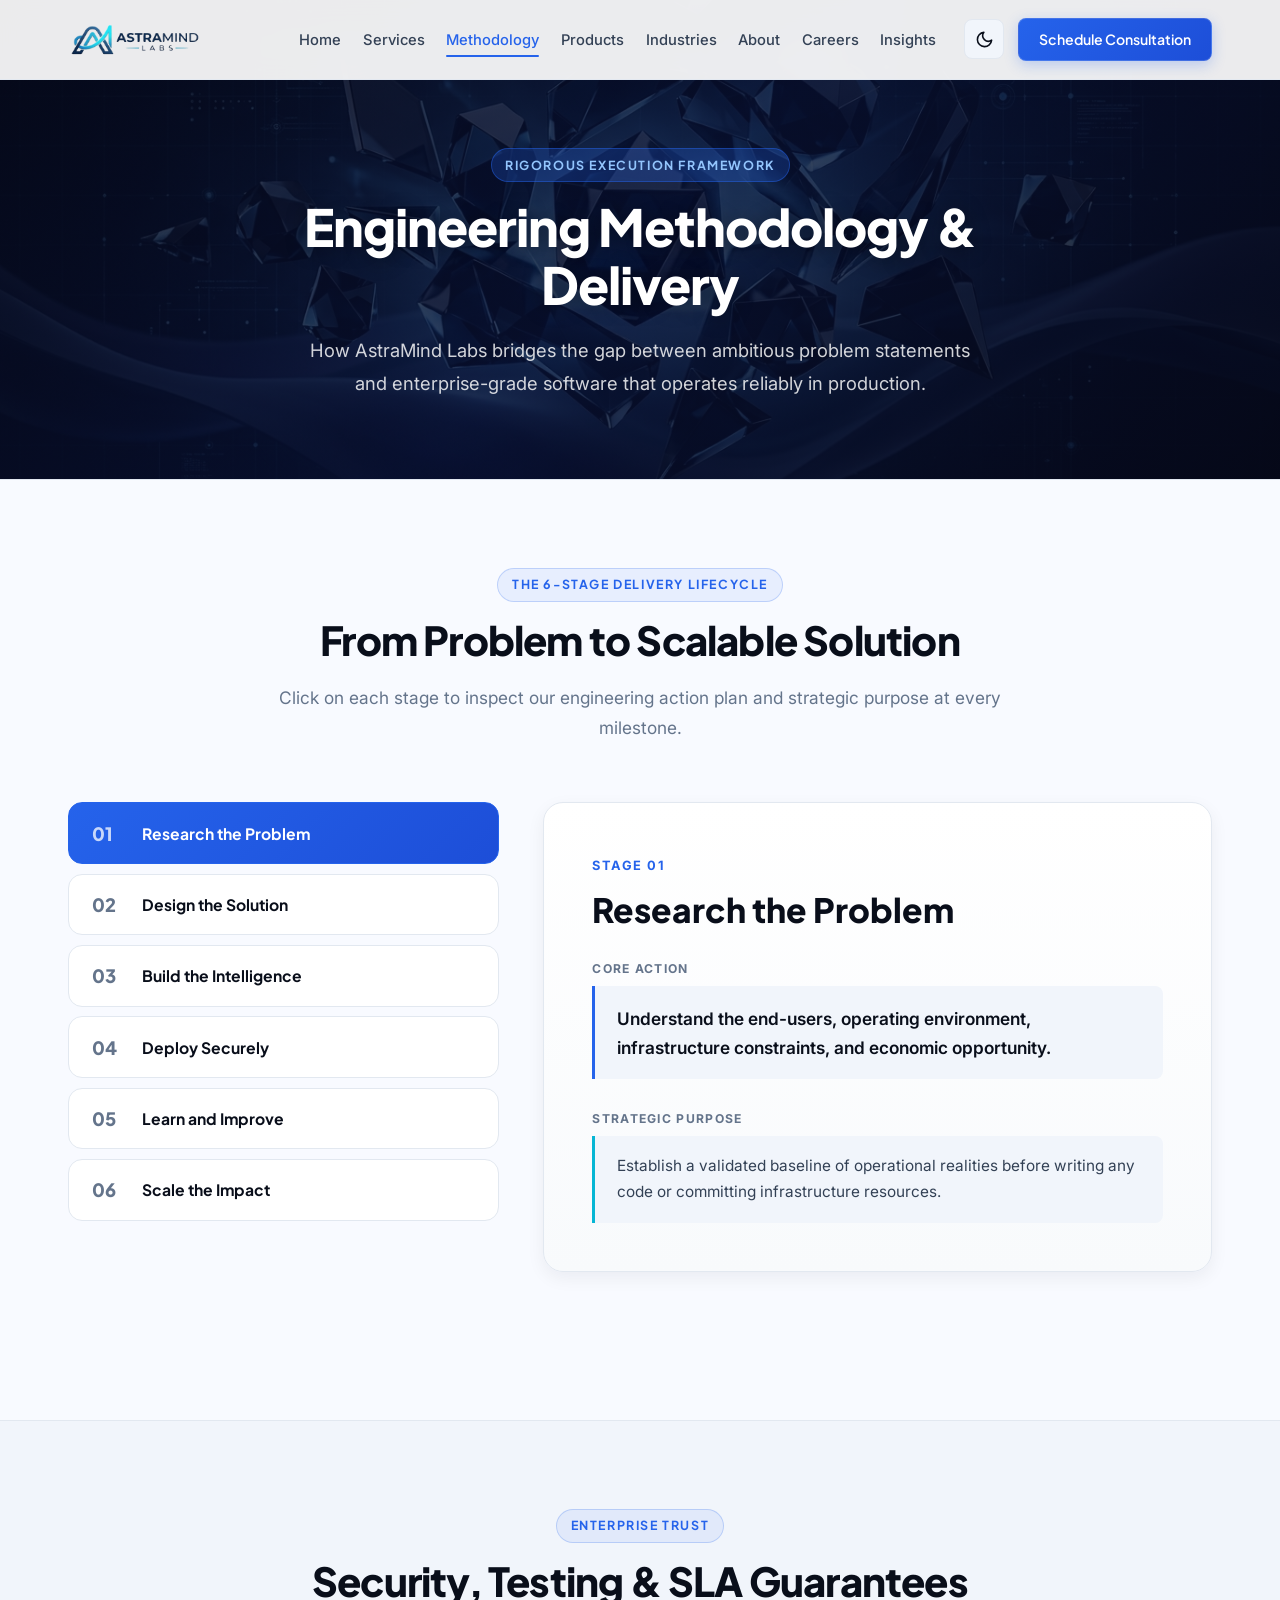
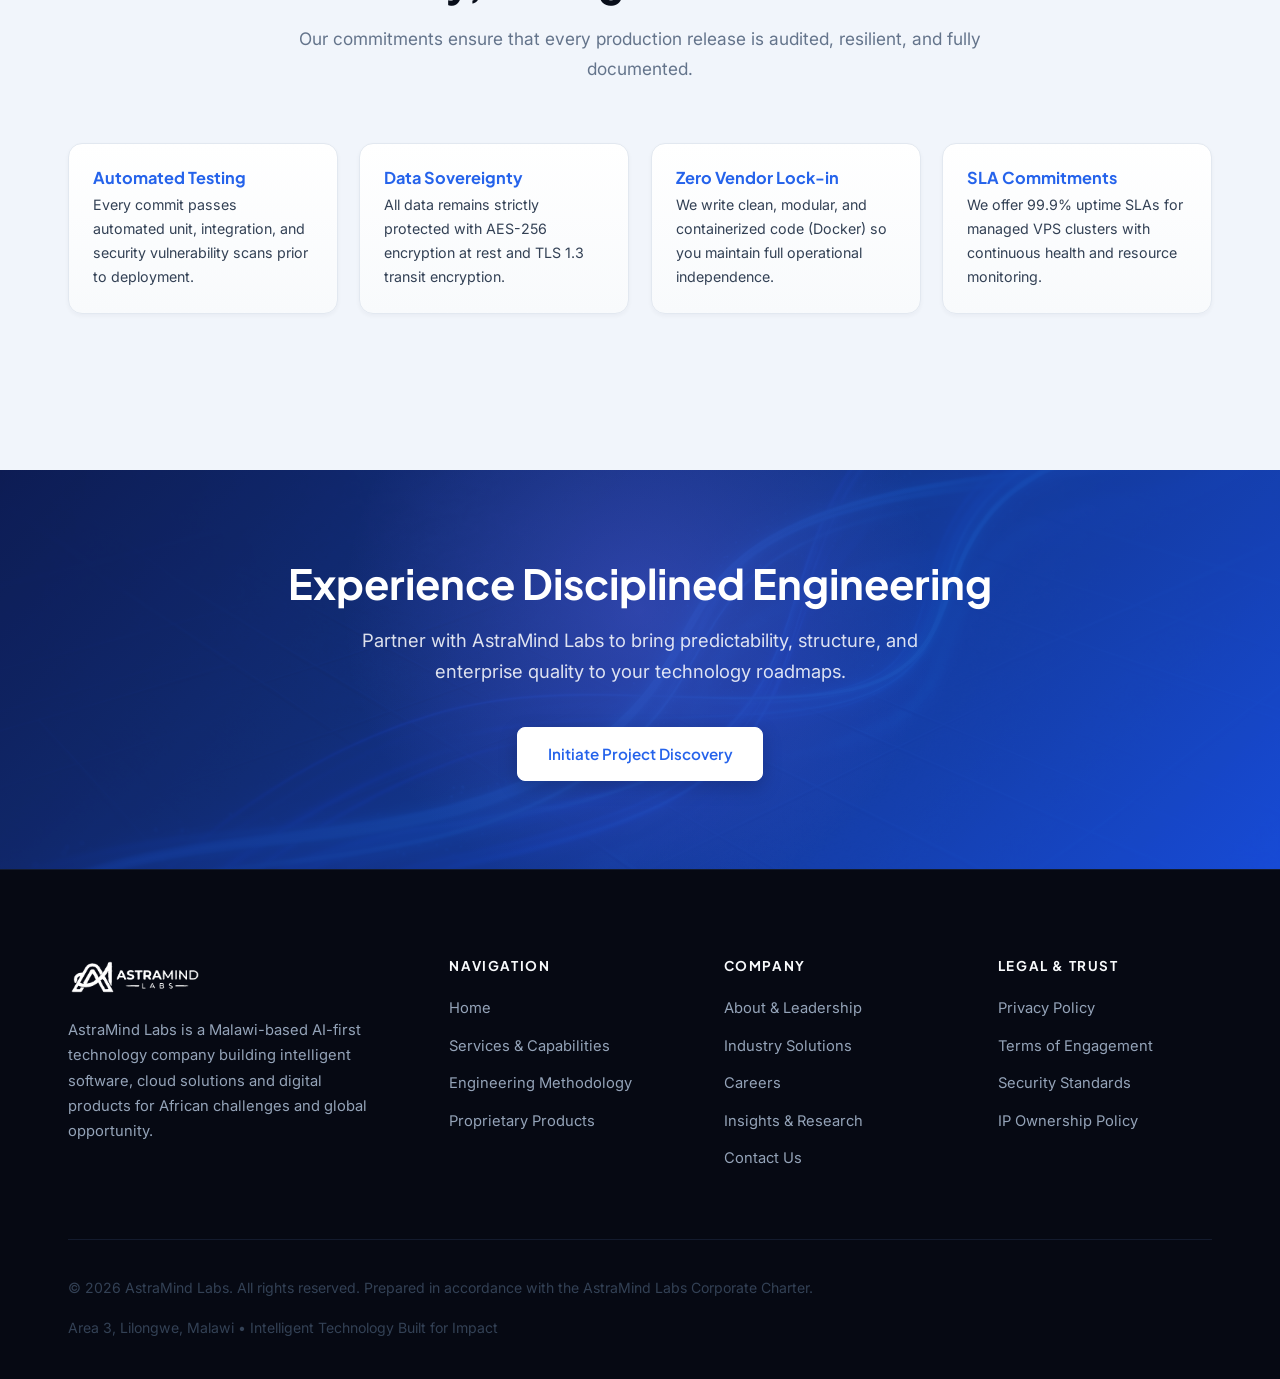
<file: methodology.html>
<!DOCTYPE html>
<html lang="en" data-theme="light">
<head>
  <meta charset="UTF-8">
  <meta name="viewport" content="width=device-width, initial-scale=1.0">
  <meta name="description" content="Explore AstraMind Labs disciplined 6-stage engineering lifecycle: From researching African realities to building intelligence, secure cloud deployment, and continuous scale.">
  <title>Engineering Methodology & Delivery Model | AstraMind Labs</title>
  
  <!-- Google Fonts -->
  <link rel="preconnect" href="https://fonts.googleapis.com">
  <link rel="preconnect" href="https://fonts.gstatic.com" crossorigin>
  <link href="https://fonts.googleapis.com/css2?family=Inter:wght@300;400;500;600;700&family=Outfit:wght@400;500;600;700;800;900&family=Plus+Jakarta+Sans:wght@400;500;600;700;800&display=swap" rel="stylesheet">
  
  <!-- Stylesheet -->
  <link rel="stylesheet" href="style.css">
</head>
<body>

  <!-- ==================== NAVIGATION BAR ==================== -->
  <header class="navbar" id="navbar">
    <div class="nav-container">
      <a href="index.html" class="nav-brand" aria-label="AstraMind Labs Home">
        <img src="assets/logo.png" alt="AstraMind Labs" class="brand-logo" onerror="this.style.display='none'; document.getElementById('nav-fallback-brand').style.display='flex';">
        <span id="nav-fallback-brand" class="brand-fallback-wrap" style="display:none;">
          <svg viewBox="0 0 40 40" fill="none" class="svg-logo-icon" xmlns="http://www.w3.org/2000/svg">
            <rect width="40" height="40" rx="8" fill="#1a56db"/>
            <path d="M20 7L33 31H7L20 7Z" fill="white" fill-opacity="0.95"/>
            <path d="M20 15L28 31H12L20 15Z" fill="#1a56db"/>
            <circle cx="20" cy="27" r="3.5" fill="white"/>
          </svg>
          <span class="brand-text">AstraMind <span class="accent">Labs</span></span>
        </span>
      </a>

      <!-- Desktop Navigation Menu -->
      <div class="nav-menu-wrapper">
        <nav>
          <ul class="nav-menu">
            <li><a href="index.html" class="nav-link">Home</a></li>
            <li><a href="services.html" class="nav-link">Services</a></li>
            <li><a href="methodology.html" class="nav-link active">Methodology</a></li>
            <li><a href="products.html" class="nav-link">Products</a></li>
            <li><a href="industries.html" class="nav-link">Industries</a></li>
            <li><a href="about.html" class="nav-link">About</a></li>
            <li><a href="careers.html" class="nav-link">Careers</a></li>
            <li><a href="insights.html" class="nav-link">Insights</a></li>
          </ul>
        </nav>

        <div class="nav-controls">
          <button id="theme-toggle" class="theme-toggle-btn" aria-label="Toggle Theme">
            <svg class="sun-icon" viewBox="0 0 24 24" fill="none" stroke="currentColor" stroke-width="2" stroke-linecap="round" stroke-linejoin="round"><circle cx="12" cy="12" r="5"></circle><line x1="12" y1="1" x2="12" y2="3"></line><line x1="12" y1="21" x2="12" y2="23"></line><line x1="4.22" y1="4.22" x2="5.64" y2="5.64"></line><line x1="18.36" y1="18.36" x2="19.78" y2="19.78"></line><line x1="1" y1="12" x2="3" y2="12"></line><line x1="21" y1="12" x2="23" y2="12"></line><line x1="4.22" y1="19.78" x2="5.64" y2="18.36"></line><line x1="18.36" y1="5.64" x2="19.78" y2="4.22"></line></svg>
            <svg class="moon-icon" viewBox="0 0 24 24" fill="none" stroke="currentColor" stroke-width="2" stroke-linecap="round" stroke-linejoin="round"><path d="M21 12.79A9 9 0 1 1 11.21 3 7 7 0 0 0 21 12.79z"></path></svg>
          </button>

          <a href="contact.html" class="btn btn-primary btn-sm">Schedule Consultation</a>
        </div>
      </div>

      <!-- Mobile Toggle Button -->
      <button class="mobile-toggle" id="mobile-toggle" aria-label="Open navigation menu">
        <span class="bar"></span>
        <span class="bar"></span>
        <span class="bar"></span>
      </button>
    </div>
  </header>

  <!-- Mobile Drawer -->
  <div class="mobile-drawer" id="mobile-drawer">
    <ul class="mobile-nav-links">
      <li><a href="index.html" class="mobile-link">Home</a></li>
      <li><a href="services.html" class="mobile-link">Services & Capabilities</a></li>
      <li><a href="methodology.html" class="mobile-link active">Engineering Methodology</a></li>
      <li><a href="products.html" class="mobile-link">Proprietary Products</a></li>
      <li><a href="industries.html" class="mobile-link">Industry Solutions</a></li>
      <li><a href="about.html" class="mobile-link">Leadership & Governance</a></li>
      <li><a href="careers.html" class="mobile-link">Careers</a></li>
      <li><a href="insights.html" class="mobile-link">Insights & Research</a></li>
      <li><a href="contact.html" class="mobile-link">Contact & Consultation</a></li>
    </ul>

    <div class="mobile-theme-row">
      <span>Color Theme</span>
      <button id="mobile-theme-toggle" class="theme-toggle-btn" aria-label="Toggle Theme">
        <svg class="sun-icon" viewBox="0 0 24 24" fill="none" stroke="currentColor" stroke-width="2" stroke-linecap="round" stroke-linejoin="round"><circle cx="12" cy="12" r="5"></circle><line x1="12" y1="1" x2="12" y2="3"></line><line x1="12" y1="21" x2="12" y2="23"></line><line x1="4.22" y1="4.22" x2="5.64" y2="5.64"></line><line x1="18.36" y1="18.36" x2="19.78" y2="19.78"></line><line x1="1" y1="12" x2="3" y2="12"></line><line x1="21" y1="12" x2="23" y2="12"></line><line x1="4.22" y1="19.78" x2="5.64" y2="18.36"></line><line x1="18.36" y1="5.64" x2="19.78" y2="4.22"></line></svg>
        <svg class="moon-icon" viewBox="0 0 24 24" fill="none" stroke="currentColor" stroke-width="2" stroke-linecap="round" stroke-linejoin="round"><path d="M21 12.79A9 9 0 1 1 11.21 3 7 7 0 0 0 21 12.79z"></path></svg>
      </button>
    </div>

    <div style="margin-top: 1.5rem;">
      <a href="contact.html" class="btn btn-primary btn-block">Get in Touch</a>
    </div>
  </div>

  <main>
    <!-- ==================== PAGE HERO ==================== -->
    <section class="page-hero">
      <div class="container page-hero-content">
        <span class="eyebrow">Rigorous Execution Framework</span>
        <h1 class="page-hero-title">Engineering Methodology & Delivery</h1>
        <p class="page-hero-subtitle">
          How AstraMind Labs bridges the gap between ambitious problem statements and enterprise-grade software that operates reliably in production.
        </p>
      </div>
    </section>

    <!-- ==================== 6-STAGE LIFECYCLE STEPPER ==================== -->
    <section class="section">
      <div class="container">
        <div class="section-header">
          <span class="eyebrow">The 6-Stage Delivery Lifecycle</span>
          <h2 class="section-title">From Problem to Scalable Solution</h2>
          <p class="section-subtitle">Click on each stage to inspect our engineering action plan and strategic purpose at every milestone.</p>
        </div>

        <div class="lifecycle-stepper-widget">
          <div class="lifecycle-buttons-group">
            <button class="cycle-step-btn active" data-step="1">
              <span class="cycle-num">01</span>
              <span class="cycle-title">Research the Problem</span>
            </button>
            <button class="cycle-step-btn" data-step="2">
              <span class="cycle-num">02</span>
              <span class="cycle-title">Design the Solution</span>
            </button>
            <button class="cycle-step-btn" data-step="3">
              <span class="cycle-num">03</span>
              <span class="cycle-title">Build the Intelligence</span>
            </button>
            <button class="cycle-step-btn" data-step="4">
              <span class="cycle-num">04</span>
              <span class="cycle-title">Deploy Securely</span>
            </button>
            <button class="cycle-step-btn" data-step="5">
              <span class="cycle-num">05</span>
              <span class="cycle-title">Learn and Improve</span>
            </button>
            <button class="cycle-step-btn" data-step="6">
              <span class="cycle-num">06</span>
              <span class="cycle-title">Scale the Impact</span>
            </button>
          </div>

          <div class="lifecycle-display-panel">
            <div id="lifecycle-panel-content">
              <span class="panel-step-indicator">Stage 01</span>
              <h3 class="panel-step-headline">Research the Problem</h3>
              
              <div class="panel-section-label">Core Action</div>
              <p class="panel-action-text">Understand the end-users, operating environment, infrastructure constraints, and economic opportunity.</p>
              
              <div class="panel-section-label">Strategic Purpose</div>
              <p class="panel-purpose-text">Establish a validated baseline of operational realities before writing any code or committing infrastructure resources.</p>
            </div>
          </div>
        </div>
      </div>
    </section>

    <!-- ==================== ENGINEERING RIGOR & SECURITY ==================== -->
    <section class="section section-alt">
      <div class="container">
        <div class="section-header">
          <span class="eyebrow">Enterprise Trust</span>
          <h2 class="section-title">Security, Testing & SLA Guarantees</h2>
          <p class="section-subtitle">Our commitments ensure that every production release is audited, resilient, and fully documented.</p>
        </div>

        <div class="corporate-values-grid">
          <div class="value-tile">
            <h4>Automated Testing</h4>
            <p>Every commit passes automated unit, integration, and security vulnerability scans prior to deployment.</p>
          </div>
          <div class="value-tile">
            <h4>Data Sovereignty</h4>
            <p>All data remains strictly protected with AES-256 encryption at rest and TLS 1.3 transit encryption.</p>
          </div>
          <div class="value-tile">
            <h4>Zero Vendor Lock-in</h4>
            <p>We write clean, modular, and containerized code (Docker) so you maintain full operational independence.</p>
          </div>
          <div class="value-tile">
            <h4>SLA Commitments</h4>
            <p>We offer 99.9% uptime SLAs for managed VPS clusters with continuous health and resource monitoring.</p>
          </div>
        </div>
      </div>
    </section>

    <!-- ==================== CTA BANNER ==================== -->
    <section class="cta-banner-section">
      <div class="container">
        <h2>Experience Disciplined Engineering</h2>
        <p>Partner with AstraMind Labs to bring predictability, structure, and enterprise quality to your technology roadmaps.</p>
        <a href="contact.html" class="btn btn-white">Initiate Project Discovery</a>
      </div>
    </section>
  </main>

  <!-- ==================== CORPORATE FOOTER ==================== -->
  <footer class="corporate-footer">
    <div class="container">
      <div class="footer-columns-grid">
        <div>
          <a href="index.html" aria-label="AstraMind Labs Home">
            <img src="assets/logo.png" alt="AstraMind Labs" class="footer-brand-logo" onerror="this.style.display='none'; document.getElementById('footer-fallback-brand').style.display='block';">
            <span id="footer-fallback-brand" style="display:none; font-family:var(--font-heading); font-size:1.4rem; font-weight:800; color:#fff; margin-bottom:1rem;">AstraMind Labs</span>
          </a>
          <p class="footer-tagline">
            AstraMind Labs is a Malawi-based AI-first technology company building intelligent software, cloud solutions and digital products for African challenges and global opportunity.
          </p>
        </div>

        <div class="footer-col-block">
          <h4>Navigation</h4>
          <div class="footer-links-list">
            <a href="index.html">Home</a>
            <a href="services.html">Services & Capabilities</a>
            <a href="methodology.html">Engineering Methodology</a>
            <a href="products.html">Proprietary Products</a>
          </div>
        </div>

        <div class="footer-col-block">
          <h4>Company</h4>
          <div class="footer-links-list">
            <a href="about.html">About & Leadership</a>
            <a href="industries.html">Industry Solutions</a>
            <a href="careers.html">Careers</a>
            <a href="insights.html">Insights & Research</a>
            <a href="contact.html">Contact Us</a>
          </div>
        </div>

        <div class="footer-col-block">
          <h4>Legal & Trust</h4>
          <div class="footer-links-list">
            <a href="contact.html#faq">Privacy Policy</a>
            <a href="contact.html#faq">Terms of Engagement</a>
            <a href="contact.html#faq">Security Standards</a>
            <a href="contact.html#faq">IP Ownership Policy</a>
          </div>
        </div>
      </div>

      <div class="footer-bottom-bar">
        <p>&copy; 2026 AstraMind Labs. All rights reserved. Prepared in accordance with the AstraMind Labs Corporate Charter.</p>
        <p>Area 3, Lilongwe, Malawi • Intelligent Technology Built for Impact</p>
      </div>
    </div>
  </footer>

  <button id="back-to-top" class="back-to-top-btn" aria-label="Back to Top" title="Back to top">
    <svg viewBox="0 0 24 24" fill="none" stroke="currentColor" stroke-width="2.5" stroke-linecap="round" stroke-linejoin="round"><polyline points="18 15 12 9 6 15"></polyline></svg>
  </button>

  <script src="script.js"></script>
</body>
</html>
</file>
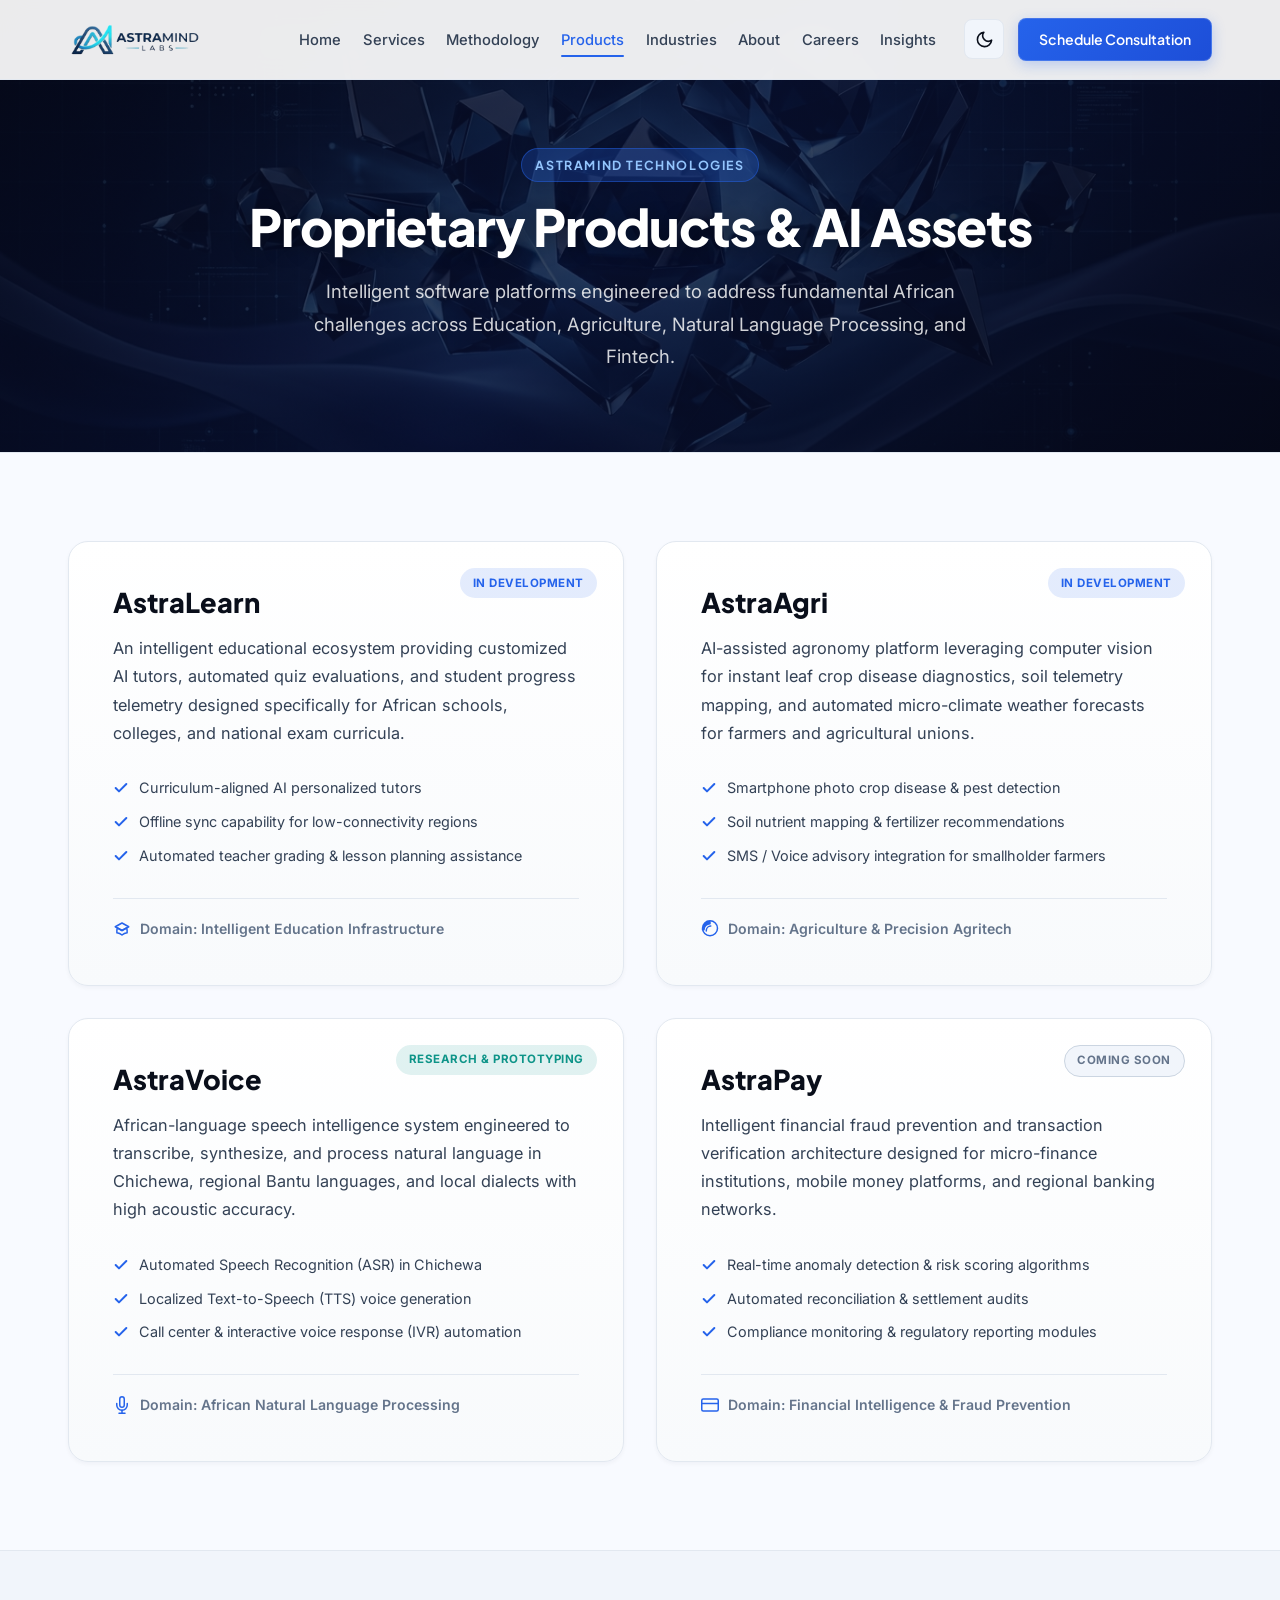
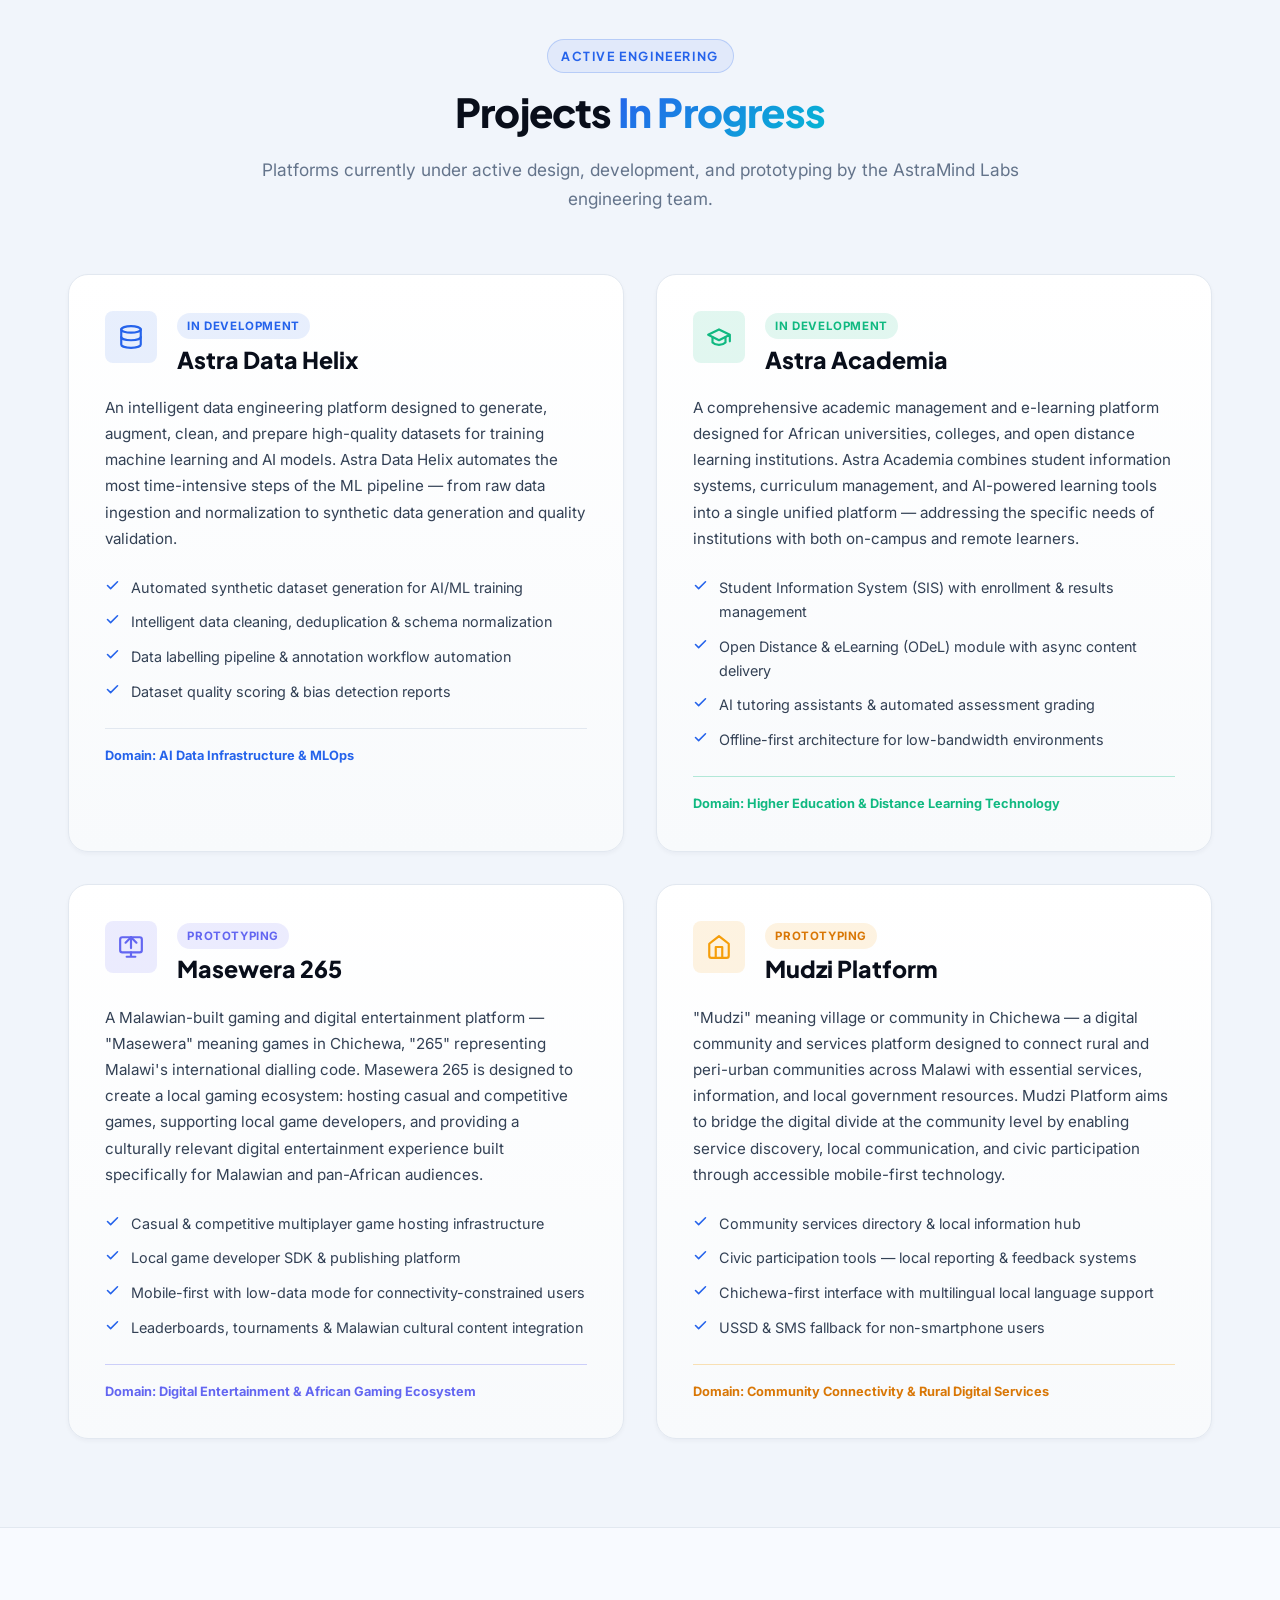
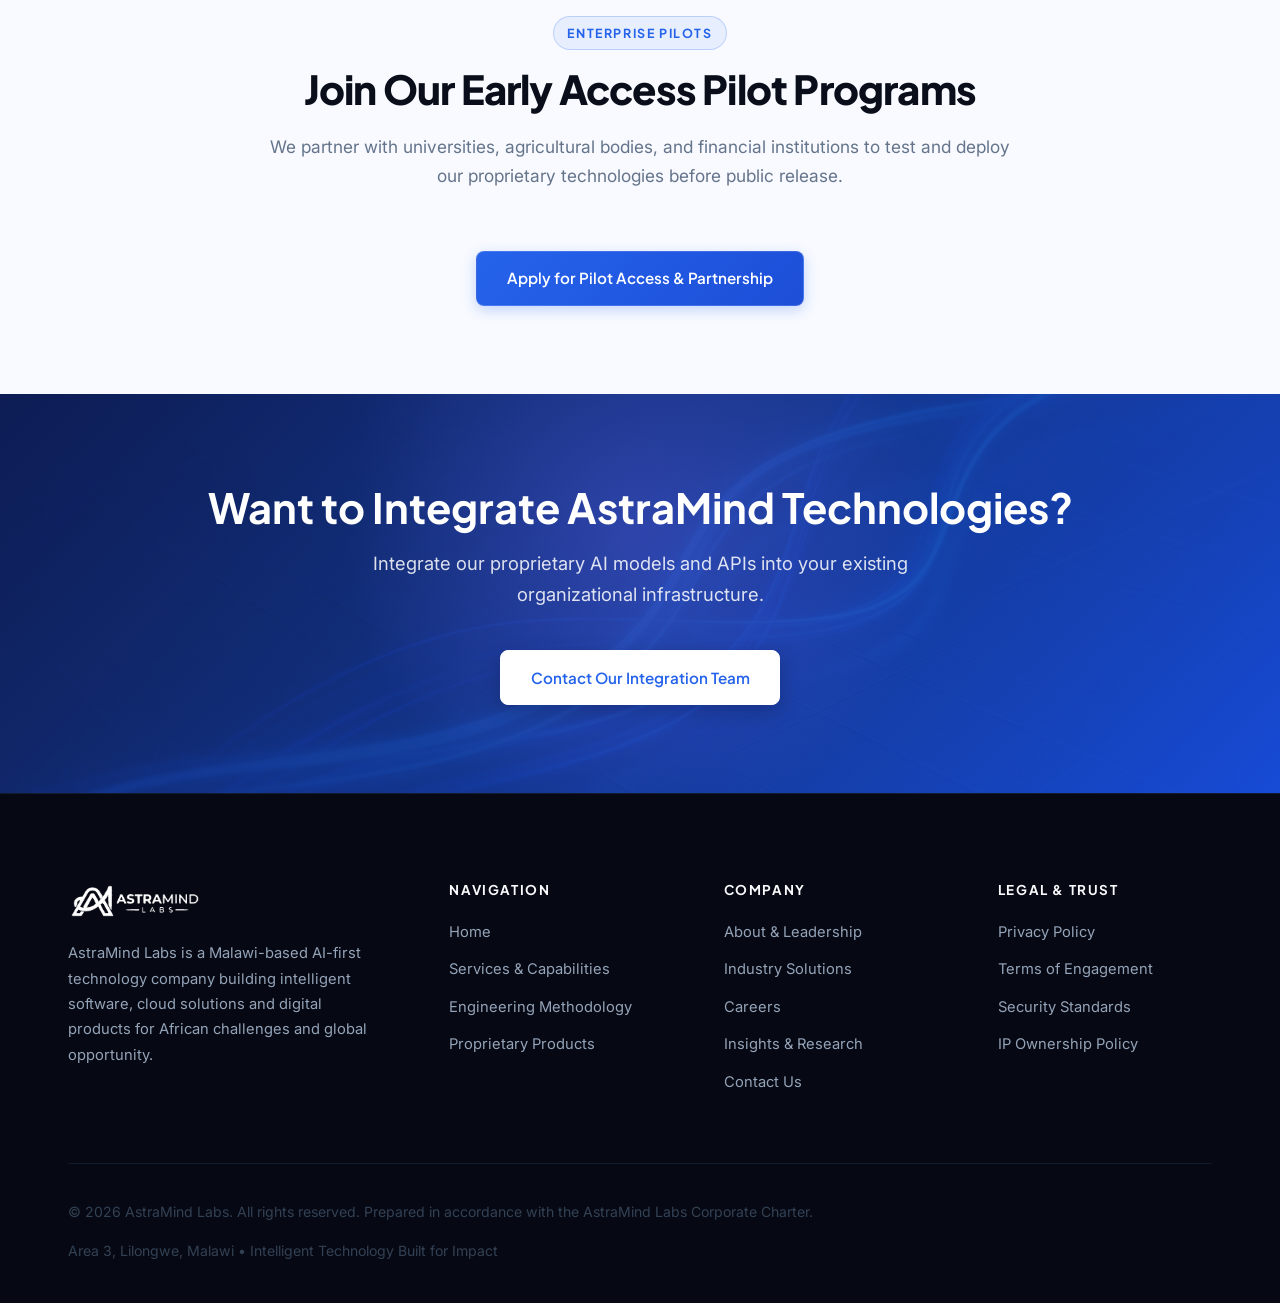
<file: products.html>
<!DOCTYPE html>
<html lang="en" data-theme="light">
<head>
  <meta charset="UTF-8">
  <meta name="viewport" content="width=device-width, initial-scale=1.0">
  <meta name="description" content="Discover AstraMind Labs proprietary product suite: AstraLearn, AstraAgri, AstraVoice, and AstraPay — intelligent platforms built in Africa for scalable global impact.">
  <title>Proprietary Products & Technologies | AstraMind Labs</title>
  
  <!-- Google Fonts -->
  <link rel="preconnect" href="https://fonts.googleapis.com">
  <link rel="preconnect" href="https://fonts.gstatic.com" crossorigin>
  <link href="https://fonts.googleapis.com/css2?family=Inter:wght@300;400;500;600;700&family=Outfit:wght@400;500;600;700;800;900&family=Plus+Jakarta+Sans:wght@400;500;600;700;800&display=swap" rel="stylesheet">
  
  <!-- Stylesheet -->
  <link rel="stylesheet" href="style.css">
</head>
<body>

  <!-- ==================== NAVIGATION BAR ==================== -->
  <header class="navbar" id="navbar">
    <div class="nav-container">
      <a href="index.html" class="nav-brand" aria-label="AstraMind Labs Home">
        <img src="assets/logo.png" alt="AstraMind Labs" class="brand-logo" onerror="this.style.display='none'; document.getElementById('nav-fallback-brand').style.display='flex';">
        <span id="nav-fallback-brand" class="brand-fallback-wrap" style="display:none;">
          <svg viewBox="0 0 40 40" fill="none" class="svg-logo-icon" xmlns="http://www.w3.org/2000/svg">
            <rect width="40" height="40" rx="8" fill="#1a56db"/>
            <path d="M20 7L33 31H7L20 7Z" fill="white" fill-opacity="0.95"/>
            <path d="M20 15L28 31H12L20 15Z" fill="#1a56db"/>
            <circle cx="20" cy="27" r="3.5" fill="white"/>
          </svg>
          <span class="brand-text">AstraMind <span class="accent">Labs</span></span>
        </span>
      </a>

      <!-- Desktop Navigation Menu -->
      <div class="nav-menu-wrapper">
        <nav>
          <ul class="nav-menu">
            <li><a href="index.html" class="nav-link">Home</a></li>
            <li><a href="services.html" class="nav-link">Services</a></li>
            <li><a href="methodology.html" class="nav-link">Methodology</a></li>
            <li><a href="products.html" class="nav-link active">Products</a></li>
            <li><a href="industries.html" class="nav-link">Industries</a></li>
            <li><a href="about.html" class="nav-link">About</a></li>
            <li><a href="careers.html" class="nav-link">Careers</a></li>
            <li><a href="insights.html" class="nav-link">Insights</a></li>
          </ul>
        </nav>

        <div class="nav-controls">
          <button id="theme-toggle" class="theme-toggle-btn" aria-label="Toggle Theme">
            <svg class="sun-icon" viewBox="0 0 24 24" fill="none" stroke="currentColor" stroke-width="2" stroke-linecap="round" stroke-linejoin="round"><circle cx="12" cy="12" r="5"></circle><line x1="12" y1="1" x2="12" y2="3"></line><line x1="12" y1="21" x2="12" y2="23"></line><line x1="4.22" y1="4.22" x2="5.64" y2="5.64"></line><line x1="18.36" y1="18.36" x2="19.78" y2="19.78"></line><line x1="1" y1="12" x2="3" y2="12"></line><line x1="21" y1="12" x2="23" y2="12"></line><line x1="4.22" y1="19.78" x2="5.64" y2="18.36"></line><line x1="18.36" y1="5.64" x2="19.78" y2="4.22"></line></svg>
            <svg class="moon-icon" viewBox="0 0 24 24" fill="none" stroke="currentColor" stroke-width="2" stroke-linecap="round" stroke-linejoin="round"><path d="M21 12.79A9 9 0 1 1 11.21 3 7 7 0 0 0 21 12.79z"></path></svg>
          </button>

          <a href="contact.html" class="btn btn-primary btn-sm">Schedule Consultation</a>
        </div>
      </div>

      <!-- Mobile Toggle Button -->
      <button class="mobile-toggle" id="mobile-toggle" aria-label="Open navigation menu">
        <span class="bar"></span>
        <span class="bar"></span>
        <span class="bar"></span>
      </button>
    </div>
  </header>

  <!-- Mobile Drawer -->
  <div class="mobile-drawer" id="mobile-drawer">
    <ul class="mobile-nav-links">
      <li><a href="index.html" class="mobile-link">Home</a></li>
      <li><a href="services.html" class="mobile-link">Services & Capabilities</a></li>
      <li><a href="methodology.html" class="mobile-link">Engineering Methodology</a></li>
      <li><a href="products.html" class="mobile-link active">Proprietary Products</a></li>
      <li><a href="industries.html" class="mobile-link">Industry Solutions</a></li>
      <li><a href="about.html" class="mobile-link">Leadership & Governance</a></li>
      <li><a href="careers.html" class="mobile-link">Careers</a></li>
      <li><a href="insights.html" class="mobile-link">Insights & Research</a></li>
      <li><a href="contact.html" class="mobile-link">Contact & Consultation</a></li>
    </ul>

    <div class="mobile-theme-row">
      <span>Color Theme</span>
      <button id="mobile-theme-toggle" class="theme-toggle-btn" aria-label="Toggle Theme">
        <svg class="sun-icon" viewBox="0 0 24 24" fill="none" stroke="currentColor" stroke-width="2" stroke-linecap="round" stroke-linejoin="round"><circle cx="12" cy="12" r="5"></circle><line x1="12" y1="1" x2="12" y2="3"></line><line x1="12" y1="21" x2="12" y2="23"></line><line x1="4.22" y1="4.22" x2="5.64" y2="5.64"></line><line x1="18.36" y1="18.36" x2="19.78" y2="19.78"></line><line x1="1" y1="12" x2="3" y2="12"></line><line x1="21" y1="12" x2="23" y2="12"></line><line x1="4.22" y1="19.78" x2="5.64" y2="18.36"></line><line x1="18.36" y1="5.64" x2="19.78" y2="4.22"></line></svg>
        <svg class="moon-icon" viewBox="0 0 24 24" fill="none" stroke="currentColor" stroke-width="2" stroke-linecap="round" stroke-linejoin="round"><path d="M21 12.79A9 9 0 1 1 11.21 3 7 7 0 0 0 21 12.79z"></path></svg>
      </button>
    </div>

    <div style="margin-top: 1.5rem;">
      <a href="contact.html" class="btn btn-primary btn-block">Get in Touch</a>
    </div>
  </div>

  <main>
    <!-- ==================== PAGE HERO ==================== -->
    <section class="page-hero">
      <div class="container page-hero-content">
        <span class="eyebrow">AstraMind Technologies</span>
        <h1 class="page-hero-title">Proprietary Products & AI Assets</h1>
        <p class="page-hero-subtitle">
          Intelligent software platforms engineered to address fundamental African challenges across Education, Agriculture, Natural Language Processing, and Fintech.
        </p>
      </div>
    </section>

    <!-- ==================== DETAILED PRODUCT CATALOG ==================== -->
    <section class="section">
      <div class="container">
        <div class="products-catalog-grid">
          <!-- Product 1: AstraLearn -->
          <div class="product-item-card">
            <span class="product-status-pill status-active-dev">In Development</span>
            <div>
              <h3>AstraLearn</h3>
              <p>An intelligent educational ecosystem providing customized AI tutors, automated quiz evaluations, and student progress telemetry designed specifically for African schools, colleges, and national exam curricula.</p>
              
              <ul class="service-feature-checklist" style="margin-top: 1.5rem;">
                <li><svg viewBox="0 0 24 24" fill="none" stroke="currentColor" stroke-width="3" stroke-linecap="round" stroke-linejoin="round"><polyline points="20 6 9 17 4 12"/></svg> Curriculum-aligned AI personalized tutors</li>
                <li><svg viewBox="0 0 24 24" fill="none" stroke="currentColor" stroke-width="3" stroke-linecap="round" stroke-linejoin="round"><polyline points="20 6 9 17 4 12"/></svg> Offline sync capability for low-connectivity regions</li>
                <li><svg viewBox="0 0 24 24" fill="none" stroke="currentColor" stroke-width="3" stroke-linecap="round" stroke-linejoin="round"><polyline points="20 6 9 17 4 12"/></svg> Automated teacher grading & lesson planning assistance</li>
              </ul>
            </div>
            <div class="product-meta-row">
              <svg viewBox="0 0 24 24" fill="none" stroke="currentColor" stroke-width="2" stroke-linecap="round" stroke-linejoin="round"><path d="M12 14l9-5-9-5-9 5 9 5z"/><path d="M12 14l6.16-3.422a12.083 12.083 0 01.665 6.479A11.952 11.952 0 0012 20.055a11.952 11.952 0 00-6.824-2.998 12.078 12.078 0 01.665-6.479L12 14z"/></svg>
              <span>Domain: Intelligent Education Infrastructure</span>
            </div>
          </div>

          <!-- Product 2: AstraAgri -->
          <div class="product-item-card">
            <span class="product-status-pill status-active-dev">In Development</span>
            <div>
              <h3>AstraAgri</h3>
              <p>AI-assisted agronomy platform leveraging computer vision for instant leaf crop disease diagnostics, soil telemetry mapping, and automated micro-climate weather forecasts for farmers and agricultural unions.</p>
              
              <ul class="service-feature-checklist" style="margin-top: 1.5rem;">
                <li><svg viewBox="0 0 24 24" fill="none" stroke="currentColor" stroke-width="3" stroke-linecap="round" stroke-linejoin="round"><polyline points="20 6 9 17 4 12"/></svg> Smartphone photo crop disease & pest detection</li>
                <li><svg viewBox="0 0 24 24" fill="none" stroke="currentColor" stroke-width="3" stroke-linecap="round" stroke-linejoin="round"><polyline points="20 6 9 17 4 12"/></svg> Soil nutrient mapping & fertilizer recommendations</li>
                <li><svg viewBox="0 0 24 24" fill="none" stroke="currentColor" stroke-width="3" stroke-linecap="round" stroke-linejoin="round"><polyline points="20 6 9 17 4 12"/></svg> SMS / Voice advisory integration for smallholder farmers</li>
              </ul>
            </div>
            <div class="product-meta-row">
              <svg viewBox="0 0 24 24" fill="none" stroke="currentColor" stroke-width="2" stroke-linecap="round" stroke-linejoin="round"><path d="M12 3C6.477 3 2 7.477 2 13h2a8 8 0 018-8v-2zm0 18a10 10 0 100-20 10 10 0 000 20z"/><path d="M7 14.5C7 10.91 9.686 8 13 8"/></svg>
              <span>Domain: Agriculture & Precision Agritech</span>
            </div>
          </div>

          <!-- Product 3: AstraVoice -->
          <div class="product-item-card">
            <span class="product-status-pill status-rnd">Research & Prototyping</span>
            <div>
              <h3>AstraVoice</h3>
              <p>African-language speech intelligence system engineered to transcribe, synthesize, and process natural language in Chichewa, regional Bantu languages, and local dialects with high acoustic accuracy.</p>
              
              <ul class="service-feature-checklist" style="margin-top: 1.5rem;">
                <li><svg viewBox="0 0 24 24" fill="none" stroke="currentColor" stroke-width="3" stroke-linecap="round" stroke-linejoin="round"><polyline points="20 6 9 17 4 12"/></svg> Automated Speech Recognition (ASR) in Chichewa</li>
                <li><svg viewBox="0 0 24 24" fill="none" stroke="currentColor" stroke-width="3" stroke-linecap="round" stroke-linejoin="round"><polyline points="20 6 9 17 4 12"/></svg> Localized Text-to-Speech (TTS) voice generation</li>
                <li><svg viewBox="0 0 24 24" fill="none" stroke="currentColor" stroke-width="3" stroke-linecap="round" stroke-linejoin="round"><polyline points="20 6 9 17 4 12"/></svg> Call center & interactive voice response (IVR) automation</li>
              </ul>
            </div>
            <div class="product-meta-row">
              <svg viewBox="0 0 24 24" fill="none" stroke="currentColor" stroke-width="2" stroke-linecap="round" stroke-linejoin="round"><path d="M12 1a3 3 0 0 0-3 3v8a3 3 0 0 0 6 0V4a3 3 0 0 0-3-3z"/><path d="M19 10v2a7 7 0 0 1-14 0v-2"/><line x1="12" y1="19" x2="12" y2="23"/><line x1="8" y1="23" x2="16" y2="23"/></svg>
              <span>Domain: African Natural Language Processing</span>
            </div>
          </div>

          <!-- Product 4: AstraPay -->
          <div class="product-item-card">
            <span class="product-status-pill status-upcoming">Coming Soon</span>
            <div>
              <h3>AstraPay</h3>
              <p>Intelligent financial fraud prevention and transaction verification architecture designed for micro-finance institutions, mobile money platforms, and regional banking networks.</p>
              
              <ul class="service-feature-checklist" style="margin-top: 1.5rem;">
                <li><svg viewBox="0 0 24 24" fill="none" stroke="currentColor" stroke-width="3" stroke-linecap="round" stroke-linejoin="round"><polyline points="20 6 9 17 4 12"/></svg> Real-time anomaly detection & risk scoring algorithms</li>
                <li><svg viewBox="0 0 24 24" fill="none" stroke="currentColor" stroke-width="3" stroke-linecap="round" stroke-linejoin="round"><polyline points="20 6 9 17 4 12"/></svg> Automated reconciliation & settlement audits</li>
                <li><svg viewBox="0 0 24 24" fill="none" stroke="currentColor" stroke-width="3" stroke-linecap="round" stroke-linejoin="round"><polyline points="20 6 9 17 4 12"/></svg> Compliance monitoring & regulatory reporting modules</li>
              </ul>
            </div>
            <div class="product-meta-row">
              <svg viewBox="0 0 24 24" fill="none" stroke="currentColor" stroke-width="2" stroke-linecap="round" stroke-linejoin="round"><rect x="1" y="4" width="22" height="16" rx="2" ry="2"/><line x1="1" y1="10" x2="23" y2="10"/></svg>
              <span>Domain: Financial Intelligence & Fraud Prevention</span>
            </div>
          </div>
        </div>
      </div>
    </section>

    <!-- ==================== PROJECTS IN PROGRESS ==================== -->
    <section class="section section-alt" id="projects-in-progress">
      <div class="container">
        <div class="section-header">
          <span class="eyebrow">Active Engineering</span>
          <h2 class="section-title">Projects <span>In Progress</span></h2>
          <p class="section-subtitle">Platforms currently under active design, development, and prototyping by the AstraMind Labs engineering team.</p>
        </div>

        <div class="pip-grid">

          <!-- Project 1: Astra Data Helix -->
          <div class="pip-card">
            <div class="pip-card-header">
              <div class="pip-icon-box">
                <svg viewBox="0 0 24 24" fill="none" stroke="currentColor" stroke-width="2" stroke-linecap="round" stroke-linejoin="round"><ellipse cx="12" cy="5" rx="9" ry="3"/><path d="M21 12c0 1.66-4 3-9 3s-9-1.34-9-3"/><path d="M3 5v14c0 1.66 4 3 9 3s9-1.34 9-3V5"/></svg>
              </div>
              <div>
                <span class="pip-status-tag">In Development</span>
                <h3 class="pip-title">Astra Data Helix</h3>
              </div>
            </div>
            <p class="pip-description">An intelligent data engineering platform designed to generate, augment, clean, and prepare high-quality datasets for training machine learning and AI models. Astra Data Helix automates the most time-intensive steps of the ML pipeline — from raw data ingestion and normalization to synthetic data generation and quality validation.</p>
            <div class="pip-features">
              <div class="pip-feature-row">
                <svg viewBox="0 0 24 24" fill="none" stroke="currentColor" stroke-width="2.5" stroke-linecap="round" stroke-linejoin="round"><polyline points="20 6 9 17 4 12"/></svg>
                <span>Automated synthetic dataset generation for AI/ML training</span>
              </div>
              <div class="pip-feature-row">
                <svg viewBox="0 0 24 24" fill="none" stroke="currentColor" stroke-width="2.5" stroke-linecap="round" stroke-linejoin="round"><polyline points="20 6 9 17 4 12"/></svg>
                <span>Intelligent data cleaning, deduplication &amp; schema normalization</span>
              </div>
              <div class="pip-feature-row">
                <svg viewBox="0 0 24 24" fill="none" stroke="currentColor" stroke-width="2.5" stroke-linecap="round" stroke-linejoin="round"><polyline points="20 6 9 17 4 12"/></svg>
                <span>Data labelling pipeline &amp; annotation workflow automation</span>
              </div>
              <div class="pip-feature-row">
                <svg viewBox="0 0 24 24" fill="none" stroke="currentColor" stroke-width="2.5" stroke-linecap="round" stroke-linejoin="round"><polyline points="20 6 9 17 4 12"/></svg>
                <span>Dataset quality scoring &amp; bias detection reports</span>
              </div>
            </div>
            <div class="pip-domain-tag">Domain: AI Data Infrastructure &amp; MLOps</div>
          </div>

          <!-- Project 2: Astra Academia -->
          <div class="pip-card">
            <div class="pip-card-header">
              <div class="pip-icon-box" style="background: rgba(16, 185, 129, 0.12); color: #10b981;">
                <svg viewBox="0 0 24 24" fill="none" stroke="currentColor" stroke-width="2" stroke-linecap="round" stroke-linejoin="round"><path d="M22 10v6M2 10l10-5 10 5-10 5z"/><path d="M6 12v5c3 3 9 3 12 0v-5"/></svg>
              </div>
              <div>
                <span class="pip-status-tag" style="background:rgba(16,185,129,0.12);color:#10b981;">In Development</span>
                <h3 class="pip-title">Astra Academia</h3>
              </div>
            </div>
            <p class="pip-description">A comprehensive academic management and e-learning platform designed for African universities, colleges, and open distance learning institutions. Astra Academia combines student information systems, curriculum management, and AI-powered learning tools into a single unified platform — addressing the specific needs of institutions with both on-campus and remote learners.</p>
            <div class="pip-features">
              <div class="pip-feature-row">
                <svg viewBox="0 0 24 24" fill="none" stroke="currentColor" stroke-width="2.5" stroke-linecap="round" stroke-linejoin="round"><polyline points="20 6 9 17 4 12"/></svg>
                <span>Student Information System (SIS) with enrollment &amp; results management</span>
              </div>
              <div class="pip-feature-row">
                <svg viewBox="0 0 24 24" fill="none" stroke="currentColor" stroke-width="2.5" stroke-linecap="round" stroke-linejoin="round"><polyline points="20 6 9 17 4 12"/></svg>
                <span>Open Distance &amp; eLearning (ODeL) module with async content delivery</span>
              </div>
              <div class="pip-feature-row">
                <svg viewBox="0 0 24 24" fill="none" stroke="currentColor" stroke-width="2.5" stroke-linecap="round" stroke-linejoin="round"><polyline points="20 6 9 17 4 12"/></svg>
                <span>AI tutoring assistants &amp; automated assessment grading</span>
              </div>
              <div class="pip-feature-row">
                <svg viewBox="0 0 24 24" fill="none" stroke="currentColor" stroke-width="2.5" stroke-linecap="round" stroke-linejoin="round"><polyline points="20 6 9 17 4 12"/></svg>
                <span>Offline-first architecture for low-bandwidth environments</span>
              </div>
            </div>
            <div class="pip-domain-tag" style="border-color:rgba(16,185,129,0.3);color:#10b981;">Domain: Higher Education &amp; Distance Learning Technology</div>
          </div>

          <!-- Project 3: Masewera 265 -->
          <div class="pip-card">
            <div class="pip-card-header">
              <div class="pip-icon-box" style="background: rgba(99, 102, 241, 0.12); color: #6366f1;">
                <svg viewBox="0 0 24 24" fill="none" stroke="currentColor" stroke-width="2" stroke-linecap="round" stroke-linejoin="round"><rect x="2" y="3" width="20" height="14" rx="2" ry="2"/><path d="M8 21h8M12 17v4"/><polyline points="17 8 12 3 7 8"/><line x1="12" y1="3" x2="12" y2="13"/></svg>
              </div>
              <div>
                <span class="pip-status-tag" style="background:rgba(99,102,241,0.12);color:#6366f1;">Prototyping</span>
                <h3 class="pip-title">Masewera 265</h3>
              </div>
            </div>
            <p class="pip-description">A Malawian-built gaming and digital entertainment platform — "Masewera" meaning games in Chichewa, "265" representing Malawi's international dialling code. Masewera 265 is designed to create a local gaming ecosystem: hosting casual and competitive games, supporting local game developers, and providing a culturally relevant digital entertainment experience built specifically for Malawian and pan-African audiences.</p>
            <div class="pip-features">
              <div class="pip-feature-row">
                <svg viewBox="0 0 24 24" fill="none" stroke="currentColor" stroke-width="2.5" stroke-linecap="round" stroke-linejoin="round"><polyline points="20 6 9 17 4 12"/></svg>
                <span>Casual &amp; competitive multiplayer game hosting infrastructure</span>
              </div>
              <div class="pip-feature-row">
                <svg viewBox="0 0 24 24" fill="none" stroke="currentColor" stroke-width="2.5" stroke-linecap="round" stroke-linejoin="round"><polyline points="20 6 9 17 4 12"/></svg>
                <span>Local game developer SDK &amp; publishing platform</span>
              </div>
              <div class="pip-feature-row">
                <svg viewBox="0 0 24 24" fill="none" stroke="currentColor" stroke-width="2.5" stroke-linecap="round" stroke-linejoin="round"><polyline points="20 6 9 17 4 12"/></svg>
                <span>Mobile-first with low-data mode for connectivity-constrained users</span>
              </div>
              <div class="pip-feature-row">
                <svg viewBox="0 0 24 24" fill="none" stroke="currentColor" stroke-width="2.5" stroke-linecap="round" stroke-linejoin="round"><polyline points="20 6 9 17 4 12"/></svg>
                <span>Leaderboards, tournaments &amp; Malawian cultural content integration</span>
              </div>
            </div>
            <div class="pip-domain-tag" style="border-color:rgba(99,102,241,0.3);color:#6366f1;">Domain: Digital Entertainment &amp; African Gaming Ecosystem</div>
          </div>

          <!-- Project 4: Mudzi Platform -->
          <div class="pip-card">
            <div class="pip-card-header">
              <div class="pip-icon-box" style="background: rgba(245, 158, 11, 0.12); color: #f59e0b;">
                <svg viewBox="0 0 24 24" fill="none" stroke="currentColor" stroke-width="2" stroke-linecap="round" stroke-linejoin="round"><path d="M3 9l9-7 9 7v11a2 2 0 0 1-2 2H5a2 2 0 0 1-2-2z"/><polyline points="9 22 9 12 15 12 15 22"/></svg>
              </div>
              <div>
                <span class="pip-status-tag" style="background:rgba(245,158,11,0.12);color:#d97706;">Prototyping</span>
                <h3 class="pip-title">Mudzi Platform</h3>
              </div>
            </div>
            <p class="pip-description">"Mudzi" meaning village or community in Chichewa — a digital community and services platform designed to connect rural and peri-urban communities across Malawi with essential services, information, and local government resources. Mudzi Platform aims to bridge the digital divide at the community level by enabling service discovery, local communication, and civic participation through accessible mobile-first technology.</p>
            <div class="pip-features">
              <div class="pip-feature-row">
                <svg viewBox="0 0 24 24" fill="none" stroke="currentColor" stroke-width="2.5" stroke-linecap="round" stroke-linejoin="round"><polyline points="20 6 9 17 4 12"/></svg>
                <span>Community services directory &amp; local information hub</span>
              </div>
              <div class="pip-feature-row">
                <svg viewBox="0 0 24 24" fill="none" stroke="currentColor" stroke-width="2.5" stroke-linecap="round" stroke-linejoin="round"><polyline points="20 6 9 17 4 12"/></svg>
                <span>Civic participation tools — local reporting &amp; feedback systems</span>
              </div>
              <div class="pip-feature-row">
                <svg viewBox="0 0 24 24" fill="none" stroke="currentColor" stroke-width="2.5" stroke-linecap="round" stroke-linejoin="round"><polyline points="20 6 9 17 4 12"/></svg>
                <span>Chichewa-first interface with multilingual local language support</span>
              </div>
              <div class="pip-feature-row">
                <svg viewBox="0 0 24 24" fill="none" stroke="currentColor" stroke-width="2.5" stroke-linecap="round" stroke-linejoin="round"><polyline points="20 6 9 17 4 12"/></svg>
                <span>USSD &amp; SMS fallback for non-smartphone users</span>
              </div>
            </div>
            <div class="pip-domain-tag" style="border-color:rgba(245,158,11,0.3);color:#d97706;">Domain: Community Connectivity &amp; Rural Digital Services</div>
          </div>

        </div>
      </div>
    </section>

    <!-- ==================== PILOT PARTNERSHIP SECTION ==================== -->
    <section class="section">
      <div class="container">
        <div class="section-header">
          <span class="eyebrow">Enterprise Pilots</span>
          <h2 class="section-title">Join Our Early Access Pilot Programs</h2>
          <p class="section-subtitle">We partner with universities, agricultural bodies, and financial institutions to test and deploy our proprietary technologies before public release.</p>
        </div>

        <div style="text-align: center;">
          <a href="contact.html?service=research" class="btn btn-primary">Apply for Pilot Access &amp; Partnership</a>
        </div>
      </div>
    </section>

    <!-- ==================== CTA BANNER ==================== -->
    <section class="cta-banner-section">
      <div class="container">
        <h2>Want to Integrate AstraMind Technologies?</h2>
        <p>Integrate our proprietary AI models and APIs into your existing organizational infrastructure.</p>
        <a href="contact.html" class="btn btn-white">Contact Our Integration Team</a>
      </div>
    </section>
  </main>

  <!-- ==================== CORPORATE FOOTER ==================== -->
  <footer class="corporate-footer">
    <div class="container">
      <div class="footer-columns-grid">
        <div>
          <a href="index.html" aria-label="AstraMind Labs Home">
            <img src="assets/logo.png" alt="AstraMind Labs" class="footer-brand-logo" onerror="this.style.display='none'; document.getElementById('footer-fallback-brand').style.display='block';">
            <span id="footer-fallback-brand" style="display:none; font-family:var(--font-heading); font-size:1.4rem; font-weight:800; color:#fff; margin-bottom:1rem;">AstraMind Labs</span>
          </a>
          <p class="footer-tagline">
            AstraMind Labs is a Malawi-based AI-first technology company building intelligent software, cloud solutions and digital products for African challenges and global opportunity.
          </p>
        </div>

        <div class="footer-col-block">
          <h4>Navigation</h4>
          <div class="footer-links-list">
            <a href="index.html">Home</a>
            <a href="services.html">Services & Capabilities</a>
            <a href="methodology.html">Engineering Methodology</a>
            <a href="products.html">Proprietary Products</a>
          </div>
        </div>

        <div class="footer-col-block">
          <h4>Company</h4>
          <div class="footer-links-list">
            <a href="about.html">About & Leadership</a>
            <a href="industries.html">Industry Solutions</a>
            <a href="careers.html">Careers</a>
            <a href="insights.html">Insights & Research</a>
            <a href="contact.html">Contact Us</a>
          </div>
        </div>

        <div class="footer-col-block">
          <h4>Legal & Trust</h4>
          <div class="footer-links-list">
            <a href="contact.html#faq">Privacy Policy</a>
            <a href="contact.html#faq">Terms of Engagement</a>
            <a href="contact.html#faq">Security Standards</a>
            <a href="contact.html#faq">IP Ownership Policy</a>
          </div>
        </div>
      </div>

      <div class="footer-bottom-bar">
        <p>&copy; 2026 AstraMind Labs. All rights reserved. Prepared in accordance with the AstraMind Labs Corporate Charter.</p>
        <p>Area 3, Lilongwe, Malawi • Intelligent Technology Built for Impact</p>
      </div>
    </div>
  </footer>

  <button id="back-to-top" class="back-to-top-btn" aria-label="Back to Top" title="Back to top">
    <svg viewBox="0 0 24 24" fill="none" stroke="currentColor" stroke-width="2.5" stroke-linecap="round" stroke-linejoin="round"><polyline points="18 15 12 9 6 15"></polyline></svg>
  </button>

  <script src="script.js"></script>
</body>
</html>
</file>
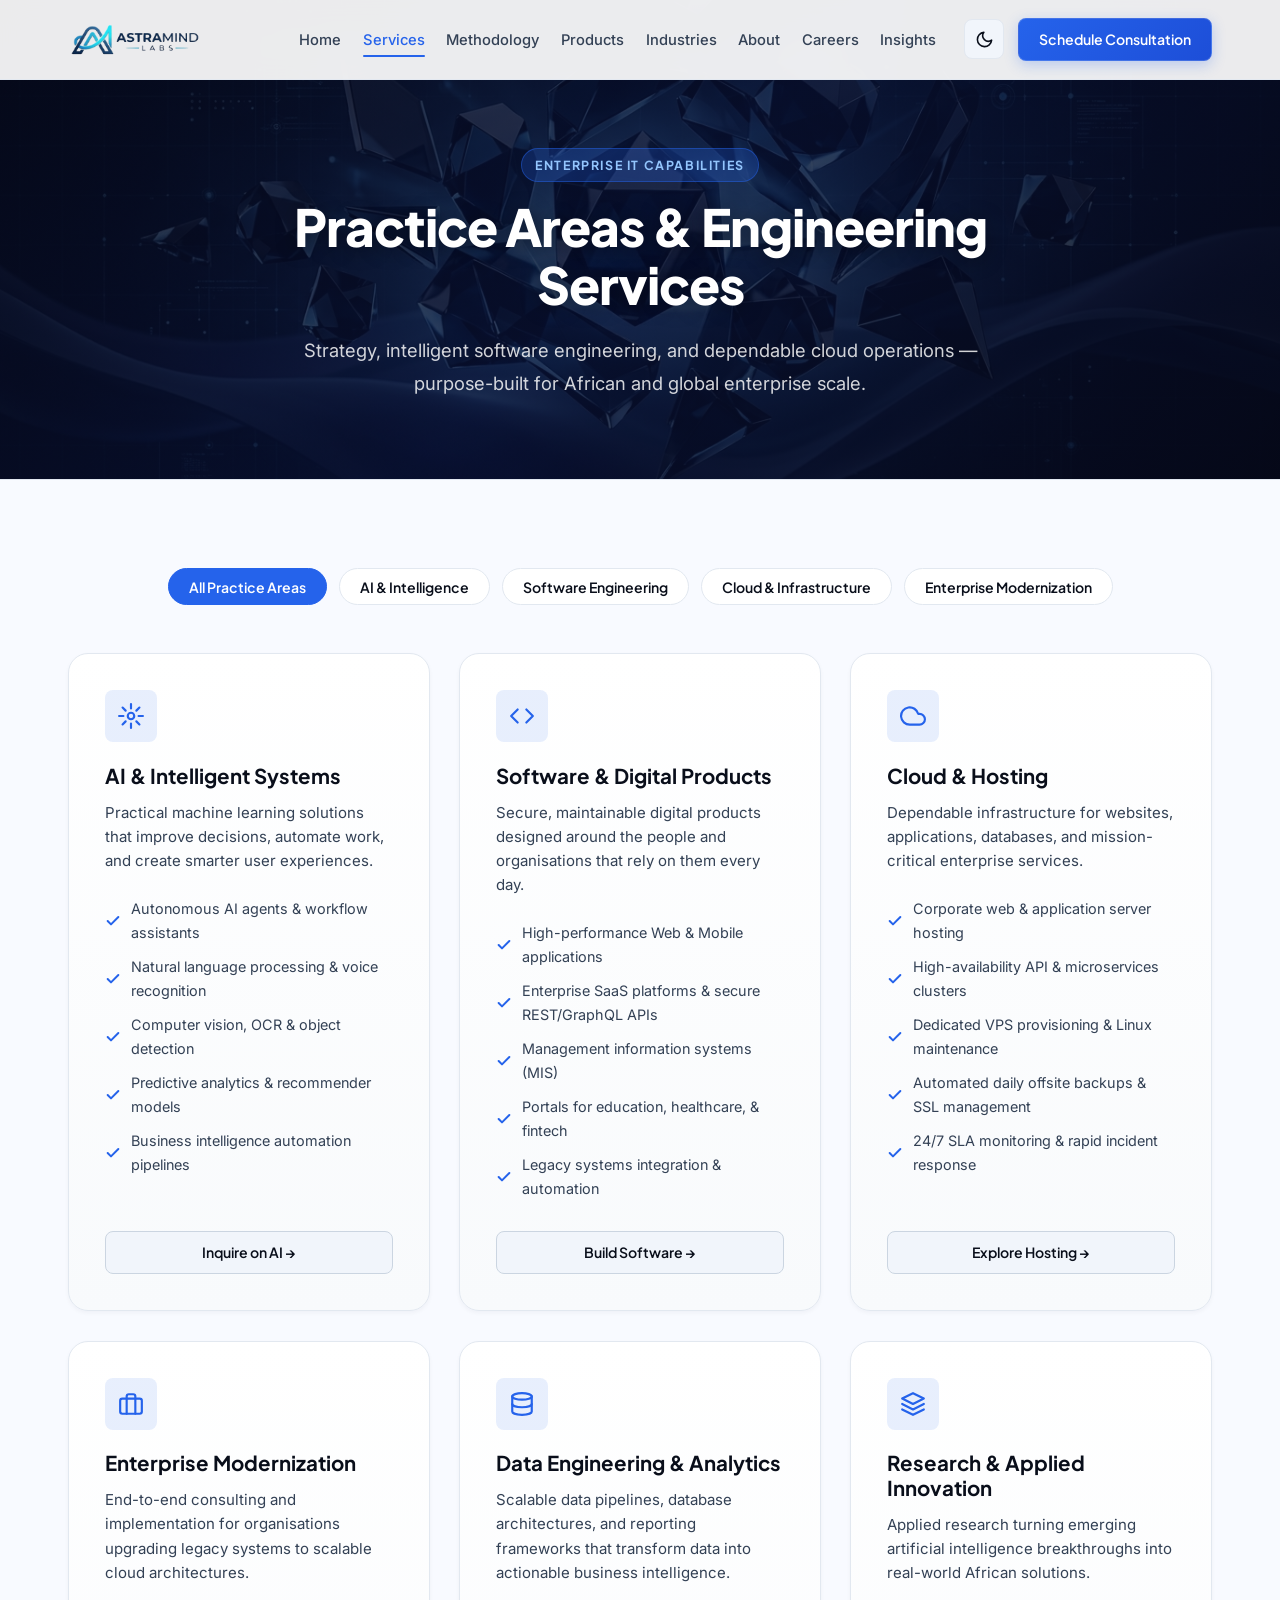
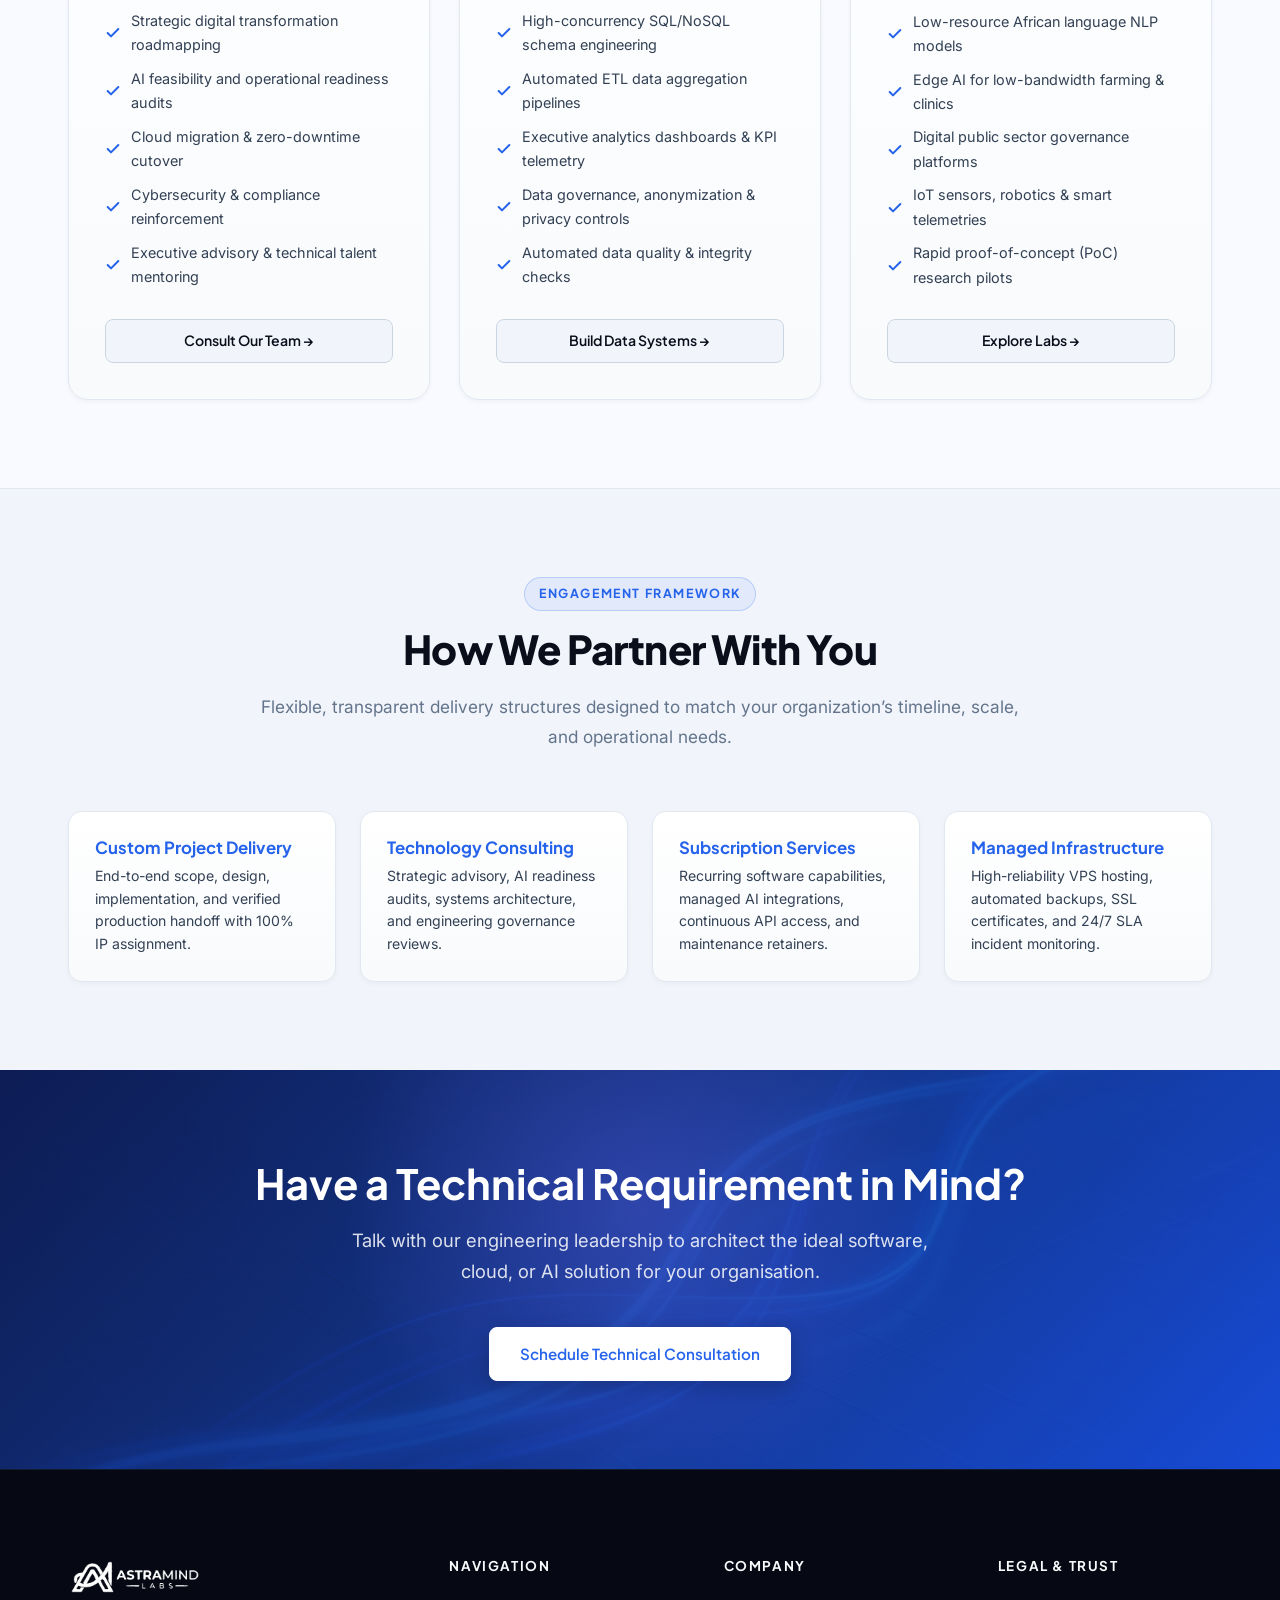
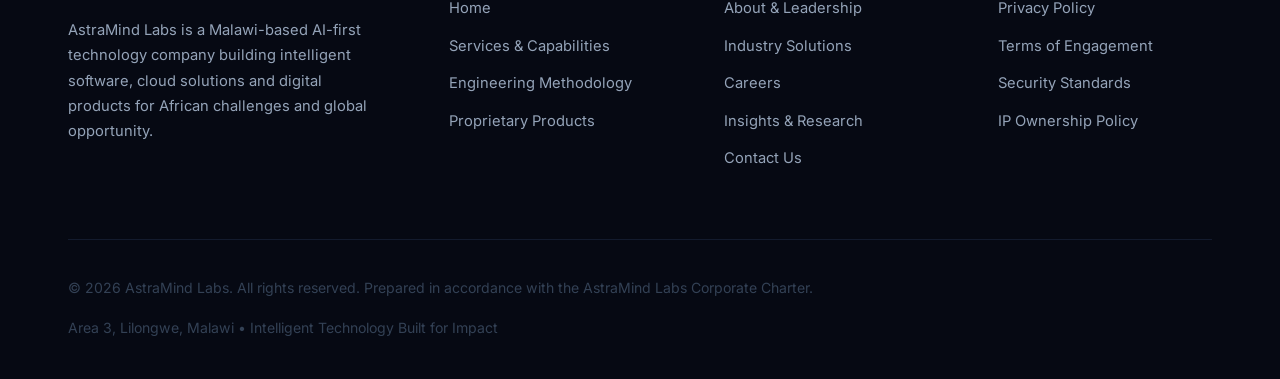
<file: services.html>
<!DOCTYPE html>
<html lang="en" data-theme="light">
<head>
  <meta charset="UTF-8">
  <meta name="viewport" content="width=device-width, initial-scale=1.0">
  <meta name="description" content="Discover AstraMind Labs practice areas: Artificial Intelligence, Full-Stack Software Engineering, Cloud Hosting, Data Architecture, and Applied Innovation.">
  <title>Services & Practice Areas | AstraMind Labs</title>
  
  <!-- Google Fonts -->
  <link rel="preconnect" href="https://fonts.googleapis.com">
  <link rel="preconnect" href="https://fonts.gstatic.com" crossorigin>
  <link href="https://fonts.googleapis.com/css2?family=Inter:wght@300;400;500;600;700&family=Outfit:wght@400;500;600;700;800;900&family=Plus+Jakarta+Sans:wght@400;500;600;700;800&display=swap" rel="stylesheet">
  
  <!-- Stylesheet -->
  <link rel="stylesheet" href="style.css">
</head>
<body>

  <!-- ==================== NAVIGATION BAR ==================== -->
  <header class="navbar" id="navbar">
    <div class="nav-container">
      <a href="index.html" class="nav-brand" aria-label="AstraMind Labs Home">
        <img src="assets/logo.png" alt="AstraMind Labs" class="brand-logo" onerror="this.style.display='none'; document.getElementById('nav-fallback-brand').style.display='flex';">
        <span id="nav-fallback-brand" class="brand-fallback-wrap" style="display:none;">
          <svg viewBox="0 0 40 40" fill="none" class="svg-logo-icon" xmlns="http://www.w3.org/2000/svg">
            <rect width="40" height="40" rx="8" fill="#1a56db"/>
            <path d="M20 7L33 31H7L20 7Z" fill="white" fill-opacity="0.95"/>
            <path d="M20 15L28 31H12L20 15Z" fill="#1a56db"/>
            <circle cx="20" cy="27" r="3.5" fill="white"/>
          </svg>
          <span class="brand-text">AstraMind <span class="accent">Labs</span></span>
        </span>
      </a>

      <!-- Desktop Navigation Menu -->
      <div class="nav-menu-wrapper">
        <nav>
          <ul class="nav-menu">
            <li><a href="index.html" class="nav-link">Home</a></li>
            <li><a href="services.html" class="nav-link active">Services</a></li>
            <li><a href="methodology.html" class="nav-link">Methodology</a></li>
            <li><a href="products.html" class="nav-link">Products</a></li>
            <li><a href="industries.html" class="nav-link">Industries</a></li>
            <li><a href="about.html" class="nav-link">About</a></li>
            <li><a href="careers.html" class="nav-link">Careers</a></li>
            <li><a href="insights.html" class="nav-link">Insights</a></li>
          </ul>
        </nav>

        <div class="nav-controls">
          <button id="theme-toggle" class="theme-toggle-btn" aria-label="Toggle Theme">
            <svg class="sun-icon" viewBox="0 0 24 24" fill="none" stroke="currentColor" stroke-width="2" stroke-linecap="round" stroke-linejoin="round"><circle cx="12" cy="12" r="5"></circle><line x1="12" y1="1" x2="12" y2="3"></line><line x1="12" y1="21" x2="12" y2="23"></line><line x1="4.22" y1="4.22" x2="5.64" y2="5.64"></line><line x1="18.36" y1="18.36" x2="19.78" y2="19.78"></line><line x1="1" y1="12" x2="3" y2="12"></line><line x1="21" y1="12" x2="23" y2="12"></line><line x1="4.22" y1="19.78" x2="5.64" y2="18.36"></line><line x1="18.36" y1="5.64" x2="19.78" y2="4.22"></line></svg>
            <svg class="moon-icon" viewBox="0 0 24 24" fill="none" stroke="currentColor" stroke-width="2" stroke-linecap="round" stroke-linejoin="round"><path d="M21 12.79A9 9 0 1 1 11.21 3 7 7 0 0 0 21 12.79z"></path></svg>
          </button>

          <a href="contact.html" class="btn btn-primary btn-sm">Schedule Consultation</a>
        </div>
      </div>

      <!-- Mobile Toggle Button -->
      <button class="mobile-toggle" id="mobile-toggle" aria-label="Open navigation menu">
        <span class="bar"></span>
        <span class="bar"></span>
        <span class="bar"></span>
      </button>
    </div>
  </header>

  <!-- Mobile Drawer -->
  <div class="mobile-drawer" id="mobile-drawer">
    <ul class="mobile-nav-links">
      <li><a href="index.html" class="mobile-link">Home</a></li>
      <li><a href="services.html" class="mobile-link active">Services & Capabilities</a></li>
      <li><a href="methodology.html" class="mobile-link">Engineering Methodology</a></li>
      <li><a href="products.html" class="mobile-link">Proprietary Products</a></li>
      <li><a href="industries.html" class="mobile-link">Industry Solutions</a></li>
      <li><a href="about.html" class="mobile-link">Leadership & Governance</a></li>
      <li><a href="careers.html" class="mobile-link">Careers</a></li>
      <li><a href="insights.html" class="mobile-link">Insights & Research</a></li>
      <li><a href="contact.html" class="mobile-link">Contact & Consultation</a></li>
    </ul>

    <div class="mobile-theme-row">
      <span>Color Theme</span>
      <button id="mobile-theme-toggle" class="theme-toggle-btn" aria-label="Toggle Theme">
        <svg class="sun-icon" viewBox="0 0 24 24" fill="none" stroke="currentColor" stroke-width="2" stroke-linecap="round" stroke-linejoin="round"><circle cx="12" cy="12" r="5"></circle><line x1="12" y1="1" x2="12" y2="3"></line><line x1="12" y1="21" x2="12" y2="23"></line><line x1="4.22" y1="4.22" x2="5.64" y2="5.64"></line><line x1="18.36" y1="18.36" x2="19.78" y2="19.78"></line><line x1="1" y1="12" x2="3" y2="12"></line><line x1="21" y1="12" x2="23" y2="12"></line><line x1="4.22" y1="19.78" x2="5.64" y2="18.36"></line><line x1="18.36" y1="5.64" x2="19.78" y2="4.22"></line></svg>
        <svg class="moon-icon" viewBox="0 0 24 24" fill="none" stroke="currentColor" stroke-width="2" stroke-linecap="round" stroke-linejoin="round"><path d="M21 12.79A9 9 0 1 1 11.21 3 7 7 0 0 0 21 12.79z"></path></svg>
      </button>
    </div>

    <div style="margin-top: 1.5rem;">
      <a href="contact.html" class="btn btn-primary btn-block">Get in Touch</a>
    </div>
  </div>

  <main>
    <!-- ==================== PAGE HERO ==================== -->
    <section class="page-hero">
      <div class="container page-hero-content">
        <span class="eyebrow">Enterprise IT Capabilities</span>
        <h1 class="page-hero-title">Practice Areas & Engineering Services</h1>
        <p class="page-hero-subtitle">
          Strategy, intelligent software engineering, and dependable cloud operations — purpose-built for African and global enterprise scale.
        </p>
      </div>
    </section>

    <!-- ==================== SERVICES CATALOG WITH FILTER ==================== -->
    <section class="section">
      <div class="container">
        <!-- Interactive Category Filter -->
        <div class="service-filter-bar">
          <button class="svc-filter-btn active" data-filter="all">All Practice Areas</button>
          <button class="svc-filter-btn" data-filter="ai">AI & Intelligence</button>
          <button class="svc-filter-btn" data-filter="software">Software Engineering</button>
          <button class="svc-filter-btn" data-filter="cloud">Cloud & Infrastructure</button>
          <button class="svc-filter-btn" data-filter="enterprise">Enterprise Modernization</button>
        </div>

        <div class="services-catalog">
          <!-- Service 1 -->
          <div class="service-box" data-category="ai">
            <div>
              <div class="svc-ico-container">
                <svg viewBox="0 0 24 24" fill="none" stroke="currentColor" stroke-width="2" stroke-linecap="round" stroke-linejoin="round"><circle cx="12" cy="12" r="3"/><path d="M12 1v4M12 19v4M4.22 4.22l2.83 2.83M16.95 16.95l2.83 2.83M1 12h4M19 12h4M4.22 19.78l2.83-2.83M16.95 7.05l2.83-2.83"/></svg>
              </div>
              <h3>AI & Intelligent Systems</h3>
              <p class="service-tagline">Practical machine learning solutions that improve decisions, automate work, and create smarter user experiences.</p>
              
              <ul class="service-feature-checklist">
                <li><svg viewBox="0 0 24 24" fill="none" stroke="currentColor" stroke-width="3" stroke-linecap="round" stroke-linejoin="round"><polyline points="20 6 9 17 4 12"/></svg> Autonomous AI agents & workflow assistants</li>
                <li><svg viewBox="0 0 24 24" fill="none" stroke="currentColor" stroke-width="3" stroke-linecap="round" stroke-linejoin="round"><polyline points="20 6 9 17 4 12"/></svg> Natural language processing & voice recognition</li>
                <li><svg viewBox="0 0 24 24" fill="none" stroke="currentColor" stroke-width="3" stroke-linecap="round" stroke-linejoin="round"><polyline points="20 6 9 17 4 12"/></svg> Computer vision, OCR & object detection</li>
                <li><svg viewBox="0 0 24 24" fill="none" stroke="currentColor" stroke-width="3" stroke-linecap="round" stroke-linejoin="round"><polyline points="20 6 9 17 4 12"/></svg> Predictive analytics & recommender models</li>
                <li><svg viewBox="0 0 24 24" fill="none" stroke="currentColor" stroke-width="3" stroke-linecap="round" stroke-linejoin="round"><polyline points="20 6 9 17 4 12"/></svg> Business intelligence automation pipelines</li>
              </ul>
            </div>
            <a href="contact.html?service=ai" class="btn btn-outline btn-sm">Inquire on AI &rarr;</a>
          </div>

          <!-- Service 2 -->
          <div class="service-box" data-category="software">
            <div>
              <div class="svc-ico-container">
                <svg viewBox="0 0 24 24" fill="none" stroke="currentColor" stroke-width="2" stroke-linecap="round" stroke-linejoin="round"><polyline points="16 18 22 12 16 6"/><polyline points="8 6 2 12 8 18"/></svg>
              </div>
              <h3>Software & Digital Products</h3>
              <p class="service-tagline">Secure, maintainable digital products designed around the people and organisations that rely on them every day.</p>
              
              <ul class="service-feature-checklist">
                <li><svg viewBox="0 0 24 24" fill="none" stroke="currentColor" stroke-width="3" stroke-linecap="round" stroke-linejoin="round"><polyline points="20 6 9 17 4 12"/></svg> High-performance Web & Mobile applications</li>
                <li><svg viewBox="0 0 24 24" fill="none" stroke="currentColor" stroke-width="3" stroke-linecap="round" stroke-linejoin="round"><polyline points="20 6 9 17 4 12"/></svg> Enterprise SaaS platforms & secure REST/GraphQL APIs</li>
                <li><svg viewBox="0 0 24 24" fill="none" stroke="currentColor" stroke-width="3" stroke-linecap="round" stroke-linejoin="round"><polyline points="20 6 9 17 4 12"/></svg> Management information systems (MIS)</li>
                <li><svg viewBox="0 0 24 24" fill="none" stroke="currentColor" stroke-width="3" stroke-linecap="round" stroke-linejoin="round"><polyline points="20 6 9 17 4 12"/></svg> Portals for education, healthcare, & fintech</li>
                <li><svg viewBox="0 0 24 24" fill="none" stroke="currentColor" stroke-width="3" stroke-linecap="round" stroke-linejoin="round"><polyline points="20 6 9 17 4 12"/></svg> Legacy systems integration & automation</li>
              </ul>
            </div>
            <a href="contact.html?service=software" class="btn btn-outline btn-sm">Build Software &rarr;</a>
          </div>

          <!-- Service 3 -->
          <div class="service-box" data-category="cloud">
            <div>
              <div class="svc-ico-container">
                <svg viewBox="0 0 24 24" fill="none" stroke="currentColor" stroke-width="2" stroke-linecap="round" stroke-linejoin="round"><path d="M18 10h-1.26A8 8 0 1 0 9 20h9a5 5 0 0 0 0-10z"/></svg>
              </div>
              <h3>Cloud & Hosting</h3>
              <p class="service-tagline">Dependable infrastructure for websites, applications, databases, and mission-critical enterprise services.</p>
              
              <ul class="service-feature-checklist">
                <li><svg viewBox="0 0 24 24" fill="none" stroke="currentColor" stroke-width="3" stroke-linecap="round" stroke-linejoin="round"><polyline points="20 6 9 17 4 12"/></svg> Corporate web & application server hosting</li>
                <li><svg viewBox="0 0 24 24" fill="none" stroke="currentColor" stroke-width="3" stroke-linecap="round" stroke-linejoin="round"><polyline points="20 6 9 17 4 12"/></svg> High-availability API & microservices clusters</li>
                <li><svg viewBox="0 0 24 24" fill="none" stroke="currentColor" stroke-width="3" stroke-linecap="round" stroke-linejoin="round"><polyline points="20 6 9 17 4 12"/></svg> Dedicated VPS provisioning & Linux maintenance</li>
                <li><svg viewBox="0 0 24 24" fill="none" stroke="currentColor" stroke-width="3" stroke-linecap="round" stroke-linejoin="round"><polyline points="20 6 9 17 4 12"/></svg> Automated daily offsite backups & SSL management</li>
                <li><svg viewBox="0 0 24 24" fill="none" stroke="currentColor" stroke-width="3" stroke-linecap="round" stroke-linejoin="round"><polyline points="20 6 9 17 4 12"/></svg> 24/7 SLA monitoring & rapid incident response</li>
              </ul>
            </div>
            <a href="contact.html?service=cloud" class="btn btn-outline btn-sm">Explore Hosting &rarr;</a>
          </div>

          <!-- Service 4 -->
          <div class="service-box" data-category="enterprise">
            <div>
              <div class="svc-ico-container">
                <svg viewBox="0 0 24 24" fill="none" stroke="currentColor" stroke-width="2" stroke-linecap="round" stroke-linejoin="round"><rect x="2" y="7" width="20" height="14" rx="2" ry="2"/><path d="M16 21V5a2 2 0 0 0-2-2h-4a2 2 0 0 0-2 2v16"/></svg>
              </div>
              <h3>Enterprise Modernization</h3>
              <p class="service-tagline">End-to-end consulting and implementation for organisations upgrading legacy systems to scalable cloud architectures.</p>
              
              <ul class="service-feature-checklist">
                <li><svg viewBox="0 0 24 24" fill="none" stroke="currentColor" stroke-width="3" stroke-linecap="round" stroke-linejoin="round"><polyline points="20 6 9 17 4 12"/></svg> Strategic digital transformation roadmapping</li>
                <li><svg viewBox="0 0 24 24" fill="none" stroke="currentColor" stroke-width="3" stroke-linecap="round" stroke-linejoin="round"><polyline points="20 6 9 17 4 12"/></svg> AI feasibility and operational readiness audits</li>
                <li><svg viewBox="0 0 24 24" fill="none" stroke="currentColor" stroke-width="3" stroke-linecap="round" stroke-linejoin="round"><polyline points="20 6 9 17 4 12"/></svg> Cloud migration & zero-downtime cutover</li>
                <li><svg viewBox="0 0 24 24" fill="none" stroke="currentColor" stroke-width="3" stroke-linecap="round" stroke-linejoin="round"><polyline points="20 6 9 17 4 12"/></svg> Cybersecurity & compliance reinforcement</li>
                <li><svg viewBox="0 0 24 24" fill="none" stroke="currentColor" stroke-width="3" stroke-linecap="round" stroke-linejoin="round"><polyline points="20 6 9 17 4 12"/></svg> Executive advisory & technical talent mentoring</li>
              </ul>
            </div>
            <a href="contact.html?service=enterprise" class="btn btn-outline btn-sm">Consult Our Team &rarr;</a>
          </div>

          <!-- Service 5 -->
          <div class="service-box" data-category="software">
            <div>
              <div class="svc-ico-container">
                <svg viewBox="0 0 24 24" fill="none" stroke="currentColor" stroke-width="2" stroke-linecap="round" stroke-linejoin="round"><ellipse cx="12" cy="5" rx="9" ry="3"/><path d="M21 12c0 1.66-4 3-9 3s-9-1.34-9-3"/><path d="M3 5v14c0 1.66 4 3 9 3s9-1.34 9-3V5"/></svg>
              </div>
              <h3>Data Engineering & Analytics</h3>
              <p class="service-tagline">Scalable data pipelines, database architectures, and reporting frameworks that transform data into actionable business intelligence.</p>
              
              <ul class="service-feature-checklist">
                <li><svg viewBox="0 0 24 24" fill="none" stroke="currentColor" stroke-width="3" stroke-linecap="round" stroke-linejoin="round"><polyline points="20 6 9 17 4 12"/></svg> High-concurrency SQL/NoSQL schema engineering</li>
                <li><svg viewBox="0 0 24 24" fill="none" stroke="currentColor" stroke-width="3" stroke-linecap="round" stroke-linejoin="round"><polyline points="20 6 9 17 4 12"/></svg> Automated ETL data aggregation pipelines</li>
                <li><svg viewBox="0 0 24 24" fill="none" stroke="currentColor" stroke-width="3" stroke-linecap="round" stroke-linejoin="round"><polyline points="20 6 9 17 4 12"/></svg> Executive analytics dashboards & KPI telemetry</li>
                <li><svg viewBox="0 0 24 24" fill="none" stroke="currentColor" stroke-width="3" stroke-linecap="round" stroke-linejoin="round"><polyline points="20 6 9 17 4 12"/></svg> Data governance, anonymization & privacy controls</li>
                <li><svg viewBox="0 0 24 24" fill="none" stroke="currentColor" stroke-width="3" stroke-linecap="round" stroke-linejoin="round"><polyline points="20 6 9 17 4 12"/></svg> Automated data quality & integrity checks</li>
              </ul>
            </div>
            <a href="contact.html?service=data" class="btn btn-outline btn-sm">Build Data Systems &rarr;</a>
          </div>

          <!-- Service 6 -->
          <div class="service-box" data-category="enterprise">
            <div>
              <div class="svc-ico-container">
                <svg viewBox="0 0 24 24" fill="none" stroke="currentColor" stroke-width="2" stroke-linecap="round" stroke-linejoin="round"><polygon points="12 2 2 7 12 12 22 7 12 2"/><polyline points="2 17 12 22 22 17"/><polyline points="2 12 12 17 22 12"/></svg>
              </div>
              <h3>Research & Applied Innovation</h3>
              <p class="service-tagline">Applied research turning emerging artificial intelligence breakthroughs into real-world African solutions.</p>
              
              <ul class="service-feature-checklist">
                <li><svg viewBox="0 0 24 24" fill="none" stroke="currentColor" stroke-width="3" stroke-linecap="round" stroke-linejoin="round"><polyline points="20 6 9 17 4 12"/></svg> Low-resource African language NLP models</li>
                <li><svg viewBox="0 0 24 24" fill="none" stroke="currentColor" stroke-width="3" stroke-linecap="round" stroke-linejoin="round"><polyline points="20 6 9 17 4 12"/></svg> Edge AI for low-bandwidth farming & clinics</li>
                <li><svg viewBox="0 0 24 24" fill="none" stroke="currentColor" stroke-width="3" stroke-linecap="round" stroke-linejoin="round"><polyline points="20 6 9 17 4 12"/></svg> Digital public sector governance platforms</li>
                <li><svg viewBox="0 0 24 24" fill="none" stroke="currentColor" stroke-width="3" stroke-linecap="round" stroke-linejoin="round"><polyline points="20 6 9 17 4 12"/></svg> IoT sensors, robotics & smart telemetries</li>
                <li><svg viewBox="0 0 24 24" fill="none" stroke="currentColor" stroke-width="3" stroke-linecap="round" stroke-linejoin="round"><polyline points="20 6 9 17 4 12"/></svg> Rapid proof-of-concept (PoC) research pilots</li>
              </ul>
            </div>
            <a href="contact.html?service=research" class="btn btn-outline btn-sm">Explore Labs &rarr;</a>
          </div>
        </div>
      </div>
    </section>

    <!-- ==================== COMMERCIAL ENGAGEMENT MODELS ==================== -->
    <section class="section section-alt">
      <div class="container">
        <div class="section-header">
          <span class="eyebrow">Engagement Framework</span>
          <h2 class="section-title">How We Partner With You</h2>
          <p class="section-subtitle">Flexible, transparent delivery structures designed to match your organization’s timeline, scale, and operational needs.</p>
        </div>

        <div class="enterprise-models-grid">
          <div class="model-item-card">
            <h4>Custom Project Delivery</h4>
            <p>End-to-end scope, design, implementation, and verified production handoff with 100% IP assignment.</p>
          </div>
          <div class="model-item-card">
            <h4>Technology Consulting</h4>
            <p>Strategic advisory, AI readiness audits, systems architecture, and engineering governance reviews.</p>
          </div>
          <div class="model-item-card">
            <h4>Subscription Services</h4>
            <p>Recurring software capabilities, managed AI integrations, continuous API access, and maintenance retainers.</p>
          </div>
          <div class="model-item-card">
            <h4>Managed Infrastructure</h4>
            <p>High-reliability VPS hosting, automated backups, SSL certificates, and 24/7 SLA incident monitoring.</p>
          </div>
        </div>
      </div>
    </section>

    <!-- ==================== CTA BANNER ==================== -->
    <section class="cta-banner-section">
      <div class="container">
        <h2>Have a Technical Requirement in Mind?</h2>
        <p>Talk with our engineering leadership to architect the ideal software, cloud, or AI solution for your organisation.</p>
        <a href="contact.html" class="btn btn-white">Schedule Technical Consultation</a>
      </div>
    </section>
  </main>

  <!-- ==================== CORPORATE FOOTER ==================== -->
  <footer class="corporate-footer">
    <div class="container">
      <div class="footer-columns-grid">
        <div>
          <a href="index.html" aria-label="AstraMind Labs Home">
            <img src="assets/logo.png" alt="AstraMind Labs" class="footer-brand-logo" onerror="this.style.display='none'; document.getElementById('footer-fallback-brand').style.display='block';">
            <span id="footer-fallback-brand" style="display:none; font-family:var(--font-heading); font-size:1.4rem; font-weight:800; color:#fff; margin-bottom:1rem;">AstraMind Labs</span>
          </a>
          <p class="footer-tagline">
            AstraMind Labs is a Malawi-based AI-first technology company building intelligent software, cloud solutions and digital products for African challenges and global opportunity.
          </p>
        </div>

        <div class="footer-col-block">
          <h4>Navigation</h4>
          <div class="footer-links-list">
            <a href="index.html">Home</a>
            <a href="services.html">Services & Capabilities</a>
            <a href="methodology.html">Engineering Methodology</a>
            <a href="products.html">Proprietary Products</a>
          </div>
        </div>

        <div class="footer-col-block">
          <h4>Company</h4>
          <div class="footer-links-list">
            <a href="about.html">About & Leadership</a>
            <a href="industries.html">Industry Solutions</a>
            <a href="careers.html">Careers</a>
            <a href="insights.html">Insights & Research</a>
            <a href="contact.html">Contact Us</a>
          </div>
        </div>

        <div class="footer-col-block">
          <h4>Legal & Trust</h4>
          <div class="footer-links-list">
            <a href="contact.html#faq">Privacy Policy</a>
            <a href="contact.html#faq">Terms of Engagement</a>
            <a href="contact.html#faq">Security Standards</a>
            <a href="contact.html#faq">IP Ownership Policy</a>
          </div>
        </div>
      </div>

      <div class="footer-bottom-bar">
        <p>&copy; 2026 AstraMind Labs. All rights reserved. Prepared in accordance with the AstraMind Labs Corporate Charter.</p>
        <p>Area 3, Lilongwe, Malawi • Intelligent Technology Built for Impact</p>
      </div>
    </div>
  </footer>

  <button id="back-to-top" class="back-to-top-btn" aria-label="Back to Top" title="Back to top">
    <svg viewBox="0 0 24 24" fill="none" stroke="currentColor" stroke-width="2.5" stroke-linecap="round" stroke-linejoin="round"><polyline points="18 15 12 9 6 15"></polyline></svg>
  </button>

  <script src="script.js"></script>
</body>
</html>
</file>
<file: style.css>
/* =========================================================
   AstraMind Labs - World-Class Enterprise Design System
   Multi-Page Architecture (Light & Executive Obsidian Dark)
   ========================================================= */

:root {
  /* Brand Core Identity */
  --brand-blue: #2563eb;
  --brand-blue-hover: #1d4ed8;
  --brand-cyan: #06b6d4;
  --brand-indigo: #6366f1;
  --brand-teal: #0d9488;
  --brand-emerald: #10b981;

  /* Typography */
  --font-heading: 'Plus Jakarta Sans', 'Outfit', -apple-system, BlinkMacSystemFont, sans-serif;
  --font-body: 'Inter', -apple-system, BlinkMacSystemFont, sans-serif;

  /* Layout & Measurements */
  --container-max: 1200px;
  --section-padding: 5.5rem 0;
  --radius-xs: 4px;
  --radius-sm: 8px;
  --radius-md: 14px;
  --radius-lg: 20px;
  --radius-full: 9999px;

  /* LIGHT THEME (Crisp & High-End) */
  --bg-page: #f8faff;
  --bg-surface: #f1f5fb;
  --bg-surface-elevated: #ffffff;
  --bg-card: #ffffff;
  --bg-card-hover: #f4f8ff;
  --bg-alt: #edf2fa;
  --bg-nav: rgba(255, 255, 255, 0.92);
  --bg-hero-overlay: linear-gradient(160deg, rgba(8, 20, 60, 0.72) 0%, rgba(15, 30, 100, 0.55) 40%, rgba(10, 20, 75, 0.68) 100%);

  --text-main: #090e1a;
  --text-muted: #334155;
  --text-subtle: #64748b;
  --text-inverse: #ffffff;

  --border-subtle: #e2e8f0;
  --border-medium: #cbd5e1;
  --border-glow: rgba(37, 99, 235, 0.2);

  --card-border: #e2e8f0;
  --card-gradient: linear-gradient(180deg, #ffffff 0%, #f8fafc 100%);

  --shadow-sm: 0 2px 4px rgba(15, 23, 42, 0.04);
  --shadow-md: 0 6px 18px rgba(15, 23, 42, 0.06);
  --shadow-lg: 0 12px 32px rgba(15, 23, 42, 0.08);
  --shadow-xl: 0 24px 48px rgba(15, 23, 42, 0.1);
  --shadow-btn: 0 4px 14px rgba(37, 99, 235, 0.25);

  --logo-filter: none;
  --footer-bg: #060913;
  --footer-border: #131b2e;
  --footer-text: #94a3b8;
  --footer-heading: #f8fafc;

  --transition-fast: 0.18s cubic-bezier(0.16, 1, 0.3, 1);
  --transition-normal: 0.28s cubic-bezier(0.16, 1, 0.3, 1);
}

/* DARK THEME (Executive Obsidian Navy) */
[data-theme="dark"] {
  --bg-page: #060913;
  --bg-surface: #0b1122;
  --bg-surface-elevated: #111a33;
  --bg-card: #0d152a;
  --bg-card-hover: #131e3d;
  --bg-alt: #050810;
  --bg-nav: rgba(6, 9, 19, 0.9);
  --bg-hero-overlay: radial-gradient(circle at 60% 40%, rgba(6, 9, 19, 0.72) 0%, rgba(6, 9, 19, 0.95) 75%);

  --text-main: #f8fafc;
  --text-muted: #cbd5e1;
  --text-subtle: #94a3b8;
  --text-inverse: #060913;

  --border-subtle: #172342;
  --border-medium: #22335f;
  --border-glow: rgba(59, 130, 246, 0.3);

  --card-border: #1a284c;
  --card-gradient: linear-gradient(180deg, #0e172f 0%, #0a1124 100%);

  --shadow-sm: 0 2px 4px rgba(0, 0, 0, 0.4);
  --shadow-md: 0 6px 18px rgba(0, 0, 0, 0.5);
  --shadow-lg: 0 12px 32px rgba(0, 0, 0, 0.6);
  --shadow-xl: 0 24px 48px rgba(0, 0, 0, 0.7);
  --shadow-btn: 0 4px 18px rgba(37, 99, 235, 0.4);

  --logo-filter: brightness(1.65) saturate(0.85) drop-shadow(0 0 6px rgba(96, 165, 250, 0.22));
  --footer-bg: #03060c;
  --footer-border: #0e1526;
  --footer-text: #94a3b8;
  --footer-heading: #f8fafc;
}

/* Global Reset & Base Setup */
*, *::before, *::after {
  box-sizing: border-box;
  margin: 0;
  padding: 0;
}

html {
  scroll-behavior: smooth;
  scroll-padding-top: 84px;
}

body {
  font-family: var(--font-body);
  background-color: var(--bg-page);
  color: var(--text-muted);
  line-height: 1.68;
  -webkit-font-smoothing: antialiased;
  -moz-osx-font-smoothing: grayscale;
  transition: background-color var(--transition-normal), color var(--transition-normal);
  overflow-x: hidden;
}

h1, h2, h3, h4, h5, h6 {
  font-family: var(--font-heading);
  color: var(--text-main);
  line-height: 1.22;
  font-weight: 700;
}

p {
  color: var(--text-muted);
}

a {
  text-decoration: none;
  color: inherit;
  transition: all var(--transition-fast);
}

ul, ol {
  list-style: none;
}

img {
  max-width: 100%;
  height: auto;
  display: block;
}

/* Layout Utilities */
.container {
  width: 100%;
  max-width: var(--container-max);
  margin: 0 auto;
  padding: 0 1.75rem;
}

.section {
  padding: var(--section-padding);
  position: relative;
}

.section-alt {
  background-color: var(--bg-surface);
}

/* Premium section border dividers */
.section + .section-alt, .section-alt + .section {
  border-top: 1px solid var(--border-subtle);
}

.section-header {
  text-align: center;
  max-width: 760px;
  margin: 0 auto 3.75rem;
}

.eyebrow {
  display: inline-flex;
  align-items: center;
  gap: 0.5rem;
  font-family: var(--font-heading);
  font-size: 0.78rem;
  font-weight: 700;
  text-transform: uppercase;
  letter-spacing: 1.6px;
  color: var(--brand-blue);
  background: rgba(37, 99, 235, 0.08);
  padding: 0.35rem 0.85rem;
  border-radius: var(--radius-full);
  border: 1px solid rgba(37, 99, 235, 0.22);
  margin-bottom: 0.9rem;
  transition: all var(--transition-fast);
}

.section-title {
  font-size: 2.5rem;
  font-weight: 800;
  letter-spacing: -0.8px;
  margin-bottom: 1.15rem;
  color: var(--text-main);
}

.section-title span {
  background: linear-gradient(135deg, var(--brand-blue) 0%, var(--brand-cyan) 100%);
  -webkit-background-clip: text;
  -webkit-text-fill-color: transparent;
}

.section-subtitle {
  font-size: 1.08rem;
  color: var(--text-subtle);
  line-height: 1.7;
}


/* Buttons */
.btn {
  display: inline-flex;
  align-items: center;
  justify-content: center;
  gap: 0.6rem;
  font-family: var(--font-heading);
  font-weight: 600;
  font-size: 0.95rem;
  padding: 0.85rem 1.85rem;
  border-radius: var(--radius-sm);
  cursor: pointer;
  border: 1.5px solid transparent;
  transition: all var(--transition-fast);
  white-space: nowrap;
}

.btn-primary {
  background: linear-gradient(135deg, var(--brand-blue) 0%, var(--brand-blue-hover) 100%);
  color: #ffffff;
  border-color: rgba(255, 255, 255, 0.15);
  box-shadow: var(--shadow-btn);
}

.btn-primary:hover {
  transform: translateY(-2px);
  box-shadow: 0 6px 22px rgba(37, 99, 235, 0.4);
}

.btn-outline {
  background-color: var(--bg-surface);
  color: var(--text-main);
  border-color: var(--border-medium);
}

.btn-outline:hover {
  border-color: var(--brand-blue);
  color: var(--brand-blue);
  background-color: rgba(37, 99, 235, 0.06);
  transform: translateY(-2px);
}

.btn-sm {
  padding: 0.55rem 1.25rem;
  font-size: 0.88rem;
}

/* Hero Section Specific Buttons (overlaid on dark bg always) */
.hero-section .btn-outline {
  background: rgba(255, 255, 255, 0.08);
  color: #ffffff;
  border-color: rgba(255, 255, 255, 0.3);
  backdrop-filter: blur(4px);
}

.hero-section .btn-outline:hover {
  background: rgba(255, 255, 255, 0.16);
  border-color: rgba(255, 255, 255, 0.55);
  color: #ffffff;
}

.btn-block {
  width: 100%;
}

/* Top Navigation Bar */
.navbar {
  position: fixed;
  top: 0;
  left: 0;
  width: 100%;
  height: 80px;
  background-color: var(--bg-nav);
  backdrop-filter: blur(14px);
  -webkit-backdrop-filter: blur(14px);
  border-bottom: 1px solid var(--border-subtle);
  z-index: 1000;
  transition: all var(--transition-fast);
}

.navbar.scrolled {
  height: 72px;
  box-shadow: var(--shadow-sm);
}

.nav-container {
  max-width: var(--container-max);
  height: 100%;
  margin: 0 auto;
  padding: 0 1.75rem;
  display: flex;
  align-items: center;
  justify-content: space-between;
}

.nav-brand {
  display: flex;
  align-items: center;
  text-decoration: none;
}

.brand-logo {
  height: 38px;
  width: auto;
  max-width: 180px;
  object-fit: contain;
  filter: var(--logo-filter);
  transition: filter var(--transition-normal);
}

.brand-fallback-wrap {
  display: flex;
  align-items: center;
  gap: 0.65rem;
}

.brand-fallback-wrap .svg-logo-icon {
  width: 36px;
  height: 36px;
}

.brand-fallback-wrap .brand-text {
  font-family: var(--font-heading);
  font-size: 1.35rem;
  font-weight: 800;
  color: var(--text-main);
  letter-spacing: -0.5px;
}

.brand-fallback-wrap .brand-text .accent {
  color: var(--brand-blue);
}

.nav-menu-wrapper {
  display: flex;
  align-items: center;
  gap: 1.75rem;
}

.nav-menu {
  display: flex;
  align-items: center;
  gap: 1.35rem;
}

.nav-link {
  font-size: 0.92rem;
  font-weight: 500;
  color: var(--text-muted);
  position: relative;
  padding: 0.35rem 0;
}

.nav-link:hover, .nav-link.active {
  color: var(--brand-blue);
}

.nav-link.active::after {
  content: '';
  position: absolute;
  bottom: -2px;
  left: 0;
  width: 100%;
  height: 2px;
  background: var(--brand-blue);
  border-radius: 2px;
}

.nav-controls {
  display: flex;
  align-items: center;
  gap: 0.85rem;
}

.theme-toggle-btn {
  background: var(--bg-surface);
  border: 1px solid var(--border-subtle);
  color: var(--text-main);
  width: 40px;
  height: 40px;
  border-radius: var(--radius-sm);
  display: flex;
  align-items: center;
  justify-content: center;
  cursor: pointer;
  transition: all var(--transition-fast);
}

.theme-toggle-btn:hover {
  background: rgba(37, 99, 235, 0.08);
  color: var(--brand-blue);
  border-color: var(--brand-blue);
}

.theme-toggle-btn svg {
  width: 19px;
  height: 19px;
}

.sun-icon { display: none; }
.moon-icon { display: block; }

[data-theme="dark"] .sun-icon { display: block; }
[data-theme="dark"] .moon-icon { display: none; }

/* Mobile Navigation */
.mobile-toggle {
  display: none;
  background: none;
  border: none;
  cursor: pointer;
  padding: 0.4rem;
}

.mobile-toggle .bar {
  display: block;
  width: 24px;
  height: 2px;
  margin: 5px auto;
  background-color: var(--text-main);
  border-radius: 2px;
  transition: all var(--transition-fast);
}

.mobile-drawer {
  position: fixed;
  top: 80px;
  right: -100%;
  width: 320px;
  height: calc(100vh - 80px);
  background-color: var(--bg-surface-elevated);
  border-left: 1px solid var(--border-subtle);
  z-index: 999;
  transition: right var(--transition-normal);
  padding: 2rem 1.75rem;
  overflow-y: auto;
}

.mobile-drawer.open {
  right: 0;
  box-shadow: var(--shadow-xl);
}

.mobile-nav-links {
  display: flex;
  flex-direction: column;
  gap: 0.25rem;
}

.mobile-link {
  display: block;
  padding: 0.85rem 0;
  font-weight: 500;
  font-size: 1.02rem;
  color: var(--text-main);
  border-bottom: 1px solid var(--border-subtle);
}

.mobile-link:hover, .mobile-link.active {
  color: var(--brand-blue);
}

.mobile-theme-row {
  display: flex;
  justify-content: space-between;
  align-items: center;
  padding: 1.15rem 0;
  margin-top: 1rem;
  border-bottom: 1px solid var(--border-subtle);
  color: var(--text-main);
  font-weight: 600;
}

/* ==================== PAGE HERO (For Dedicated Sub-Pages) ==================== */
.page-hero {
  position: relative;
  padding-top: 148px;
  padding-bottom: 5rem;
  background: #06091a;
  border-bottom: 1px solid var(--border-subtle);
  overflow: hidden;
}

.page-hero::before {
  content: '';
  position: absolute;
  inset: 0;
  background-image: url('assets/hero-bg.jpg');
  background-size: cover;
  background-position: center;
  opacity: 0.55;
  pointer-events: none;
}

.page-hero::after {
  content: '';
  position: absolute;
  inset: 0;
  background: linear-gradient(135deg, rgba(6, 9, 26, 0.72) 0%, rgba(10, 20, 60, 0.60) 50%, rgba(6, 9, 26, 0.82) 100%);
  pointer-events: none;
}

[data-theme="dark"] .page-hero::before {
  opacity: 0.72;
}

.page-hero-content {
  position: relative;
  z-index: 3;
  max-width: 860px;
  margin: 0 auto;
  text-align: center;
}

.page-hero-title {
  font-size: 3.2rem;
  font-weight: 800;
  letter-spacing: -1px;
  line-height: 1.15;
  color: #ffffff;
  margin-bottom: 1.25rem;
  text-shadow: 0 2px 20px rgba(0, 0, 0, 0.4);
}

.page-hero-subtitle {
  font-size: 1.15rem;
  color: rgba(255, 255, 255, 0.82);
  line-height: 1.75;
  max-width: 680px;
  margin: 0 auto;
}

.page-hero .eyebrow {
  background: rgba(37, 99, 235, 0.25);
  border-color: rgba(37, 99, 235, 0.45);
  color: #93c5fd;
}

/* ==================== HOME HERO SECTION ==================== */
.hero-section {
  position: relative;
  min-height: 92vh;
  padding-top: 120px;
  padding-bottom: 5rem;
  display: flex;
  align-items: center;
  background-image: url('assets/hero-bg.jpg');
  background-size: cover;
  background-position: center;
  background-repeat: no-repeat;
  background-attachment: scroll;
}

[data-theme="light"] .hero-section {
  background-image: url('assets/hero-bg-light.jpg');
  background-position: center 20%;
  background-size: cover;
}

.hero-backdrop-overlay {
  position: absolute;
  inset: 0;
  background: var(--bg-hero-overlay);
  z-index: 1;
}

.hero-container {
  position: relative;
  z-index: 2;
}

.hero-grid {
  display: grid;
  grid-template-columns: 1.15fr 0.85fr;
  gap: 4.5rem;
  align-items: center;
}

.hero-badge-capsule {
  display: inline-flex;
  align-items: center;
  gap: 0.6rem;
  background: rgba(37, 99, 235, 0.2);
  border: 1px solid rgba(147, 197, 253, 0.35);
  padding: 0.4rem 0.95rem;
  border-radius: var(--radius-full);
  font-size: 0.82rem;
  font-weight: 600;
  color: #93c5fd;
  box-shadow: 0 2px 12px rgba(37, 99, 235, 0.2);
  margin-bottom: 1.35rem;
}

.pulse-dot {
  width: 8px;
  height: 8px;
  background-color: var(--brand-emerald);
  border-radius: 50%;
  box-shadow: 0 0 0 3px rgba(16, 185, 129, 0.25);
}

.hero-title {
  font-size: 3.5rem;
  font-weight: 800;
  line-height: 1.14;
  letter-spacing: -1.2px;
  color: #ffffff;
  margin-bottom: 1.35rem;
  text-shadow: 0 2px 24px rgba(0, 0, 0, 0.3);
}

.hero-title .accent-gradient {
  background: linear-gradient(135deg, #60a5fa 0%, #38bdf8 100%);
  -webkit-background-clip: text;
  -webkit-text-fill-color: transparent;
}

.hero-description {
  font-size: 1.15rem;
  line-height: 1.75;
  color: rgba(255, 255, 255, 0.82);
  max-width: 580px;
  margin-bottom: 2.5rem;
}

.hero-actions {
  display: flex;
  gap: 1rem;
  flex-wrap: wrap;
  margin-bottom: 3.25rem;
}

.hero-metrics-bar {
  display: grid;
  grid-template-columns: repeat(3, 1fr);
  gap: 1.75rem;
  padding-top: 2rem;
  border-top: 1px solid rgba(255, 255, 255, 0.18);
}

.metric-item .metric-val {
  font-family: var(--font-heading);
  font-size: 2.1rem;
  font-weight: 800;
  color: #ffffff;
  line-height: 1;
}

.metric-item .metric-label {
  font-size: 0.82rem;
  font-weight: 500;
  color: rgba(255, 255, 255, 0.65);
  margin-top: 0.4rem;
}

/* Hero Glass Dashboard Widget */
.hero-glass-dashboard {
  background: rgba(6, 12, 40, 0.72);
  border: 1px solid rgba(147, 197, 253, 0.2);
  border-radius: var(--radius-lg);
  padding: 2rem;
  box-shadow: 0 24px 48px rgba(0, 0, 0, 0.5), 0 0 0 1px rgba(255,255,255,0.04);
  backdrop-filter: blur(18px);
  -webkit-backdrop-filter: blur(18px);
  display: flex;
  flex-direction: column;
  gap: 1.15rem;
}

.dashboard-header {
  display: flex;
  justify-content: space-between;
  align-items: center;
  padding-bottom: 1rem;
  border-bottom: 1px solid rgba(255, 255, 255, 0.12);
}

.dash-title {
  font-family: var(--font-heading);
  font-size: 0.95rem;
  font-weight: 700;
  color: #ffffff;
}

.dash-badge {
  font-size: 0.74rem;
  font-weight: 700;
  background: rgba(37, 99, 235, 0.3);
  color: #93c5fd;
  padding: 0.22rem 0.65rem;
  border-radius: var(--radius-full);
}

.dash-card-item {
  background: rgba(255, 255, 255, 0.06);
  border: 1px solid rgba(255, 255, 255, 0.1);
  border-radius: var(--radius-md);
  padding: 1.15rem;
  display: flex;
  align-items: flex-start;
  gap: 1.1rem;
  transition: all var(--transition-fast);
}

.dash-card-item:hover {
  border-color: rgba(96, 165, 250, 0.4);
  transform: translateX(4px);
  background: rgba(255, 255, 255, 0.09);
}

.dash-icon-box {
  width: 44px;
  height: 44px;
  border-radius: var(--radius-sm);
  background: rgba(37, 99, 235, 0.25);
  color: #93c5fd;
  display: flex;
  align-items: center;
  justify-content: center;
  flex-shrink: 0;
}

.dash-card-item h4 {
  font-size: 0.96rem;
  font-weight: 700;
  margin-bottom: 0.2rem;
  color: #ffffff;
}

.dash-card-item p {
  font-size: 0.84rem;
  color: rgba(255, 255, 255, 0.62);
  line-height: 1.5;
}

/* Trust Strip */
.trust-strip {
  background: var(--bg-surface);
  border-top: 1px solid var(--border-subtle);
  border-bottom: 1px solid var(--border-subtle);
  padding: 2rem 0;
}

.trust-strip-inner {
  display: flex;
  justify-content: space-between;
  align-items: center;
  flex-wrap: wrap;
  gap: 2rem;
}

.trust-item-node {
  display: flex;
  align-items: center;
  gap: 0.75rem;
  color: var(--text-main);
  font-size: 0.92rem;
  font-weight: 600;
}

.trust-item-node svg {
  color: var(--brand-blue);
  width: 20px;
  height: 20px;
  flex-shrink: 0;
}

/* Tech Stack Banner */
.tech-stack-strip {
  background: var(--bg-page);
  padding: 2rem 0;
  border-bottom: 1px solid var(--border-subtle);
}

.tech-stack-inner {
  display: flex;
  align-items: center;
  justify-content: center;
  flex-wrap: wrap;
  gap: 2.5rem;
}

.tech-stack-label {
  font-size: 0.8rem;
  font-weight: 700;
  text-transform: uppercase;
  letter-spacing: 1.5px;
  color: var(--text-subtle);
}

.tech-badge-item {
  display: inline-flex;
  align-items: center;
  gap: 0.5rem;
  font-family: var(--font-heading);
  font-size: 0.86rem;
  font-weight: 700;
  color: var(--text-main);
  background: var(--bg-surface);
  border: 1px solid var(--border-subtle);
  padding: 0.4rem 0.85rem;
  border-radius: var(--radius-sm);
  transition: all var(--transition-fast);
}

.tech-badge-item:hover {
  border-color: var(--brand-blue);
  transform: translateY(-2px);
  box-shadow: var(--shadow-sm);
}

.tech-dot {
  width: 7px;
  height: 7px;
  border-radius: 50%;
  background: var(--brand-blue);
}

/* Why AstraMind Section */
.why-grid {
  display: grid;
  grid-template-columns: 1fr 1.1fr;
  gap: 4.5rem;
  align-items: center;
}

.why-image-card {
  position: relative;
  border-radius: var(--radius-lg);
  overflow: hidden;
  box-shadow: var(--shadow-lg);
  border: 1px solid var(--border-subtle);
  aspect-ratio: 16 / 11;
}

.why-image-card img {
  width: 100%;
  height: 100%;
  object-fit: cover;
  display: block;
}

.why-floating-badge {
  position: absolute;
  bottom: 1.25rem;
  left: 1.25rem;
  right: 1.25rem;
  background: rgba(6, 9, 19, 0.88);
  backdrop-filter: blur(10px);
  color: #ffffff;
  padding: 1rem 1.35rem;
  border-radius: var(--radius-md);
  border: 1px solid rgba(255, 255, 255, 0.15);
}

.why-floating-badge h4 {
  color: #ffffff;
  font-size: 0.98rem;
  margin-bottom: 0.2rem;
}

.why-floating-badge p {
  color: #cbd5e1;
  font-size: 0.8rem;
}

.advantage-cards-stack {
  display: flex;
  flex-direction: column;
  gap: 1.15rem;
}

.adv-box {
  background: var(--card-gradient);
  border: 1px solid var(--card-border);
  border-radius: var(--radius-md);
  padding: 1.4rem 1.6rem;
  display: flex;
  gap: 1.25rem;
  align-items: flex-start;
  transition: all var(--transition-fast);
  box-shadow: var(--shadow-sm);
}

.adv-box:hover {
  border-color: var(--brand-blue);
  transform: translateY(-2px);
  box-shadow: var(--shadow-md);
}

.adv-icon-wrap {
  width: 46px;
  height: 46px;
  border-radius: var(--radius-sm);
  background: rgba(37, 99, 235, 0.1);
  color: var(--brand-blue);
  display: flex;
  align-items: center;
  justify-content: center;
  flex-shrink: 0;
}

.adv-icon-wrap svg { width: 22px; height: 22px; }

.adv-box h3 {
  font-size: 1.08rem;
  font-weight: 700;
  margin-bottom: 0.3rem;
}

.adv-box p {
  font-size: 0.92rem;
}

/* Services Filter Pill Bar */
.service-filter-bar {
  display: flex;
  justify-content: center;
  flex-wrap: wrap;
  gap: 0.75rem;
  margin-bottom: 3rem;
}

.svc-filter-btn {
  background: var(--bg-card);
  border: 1px solid var(--border-subtle);
  color: var(--text-main);
  padding: 0.55rem 1.25rem;
  border-radius: var(--radius-full);
  font-family: var(--font-heading);
  font-size: 0.88rem;
  font-weight: 600;
  cursor: pointer;
  transition: all var(--transition-fast);
}

.svc-filter-btn:hover {
  border-color: var(--brand-blue);
  color: var(--brand-blue);
}

.svc-filter-btn.active {
  background: var(--brand-blue);
  color: #ffffff;
  border-color: var(--brand-blue);
  box-shadow: 0 4px 12px var(--shadow-btn);
}

/* Services Catalog (Symmetric 3x2 Grid) */
.services-catalog {
  display: grid;
  grid-template-columns: repeat(3, 1fr);
  gap: 1.85rem;
}

.service-box {
  background: var(--card-gradient);
  border: 1px solid var(--card-border);
  border-radius: var(--radius-lg);
  padding: 2.25rem;
  display: flex;
  flex-direction: column;
  justify-content: space-between;
  box-shadow: var(--shadow-sm);
  transition: all var(--transition-normal);
  position: relative;
  overflow: hidden;
}

.service-box::before {
  content: '';
  position: absolute;
  top: 0;
  left: 0;
  width: 100%;
  height: 3px;
  background: linear-gradient(90deg, var(--brand-blue), var(--brand-cyan));
  opacity: 0;
  transition: opacity var(--transition-fast);
}

.service-box:hover {
  border-color: var(--brand-blue);
  transform: translateY(-4px);
  box-shadow: var(--shadow-lg);
}

.service-box:hover::before {
  opacity: 1;
}

.svc-ico-container {
  width: 52px;
  height: 52px;
  border-radius: var(--radius-sm);
  background: rgba(37, 99, 235, 0.1);
  color: var(--brand-blue);
  display: flex;
  align-items: center;
  justify-content: center;
  margin-bottom: 1.35rem;
  flex-shrink: 0;
}

.svc-ico-container svg { width: 26px; height: 26px; }

.service-box h3 {
  font-size: 1.28rem;
  font-weight: 700;
  margin-bottom: 0.75rem;
}

.service-tagline {
  font-size: 0.94rem;
  color: var(--text-muted);
  margin-bottom: 1.5rem;
  line-height: 1.6;
}

.service-feature-checklist {
  display: flex;
  flex-direction: column;
  gap: 0.6rem;
  margin-bottom: 1.85rem;
}

.service-feature-checklist li {
  display: flex;
  align-items: center;
  gap: 0.6rem;
  font-size: 0.9rem;
  color: var(--text-muted);
}

.service-feature-checklist li svg {
  color: var(--brand-blue);
  width: 16px;
  height: 16px;
  flex-shrink: 0;
}

/* Delivery Model Lifecycle Widget */
.lifecycle-stepper-widget {
  display: grid;
  grid-template-columns: 1fr 1.55fr;
  gap: 2.75rem;
  margin-bottom: 3.75rem;
}

.lifecycle-buttons-group {
  display: flex;
  flex-direction: column;
  gap: 0.6rem;
}

.cycle-step-btn {
  background: var(--bg-card);
  border: 1px solid var(--border-subtle);
  padding: 1.15rem 1.45rem;
  border-radius: var(--radius-md);
  cursor: pointer;
  display: flex;
  align-items: center;
  gap: 1.25rem;
  text-align: left;
  transition: all var(--transition-fast);
}

.cycle-step-btn:hover {
  border-color: var(--brand-blue);
  background: var(--bg-surface);
}

.cycle-step-btn.active {
  background: linear-gradient(135deg, var(--brand-blue) 0%, var(--brand-blue-hover) 100%);
  border-color: var(--brand-blue);
  box-shadow: 0 4px 16px var(--shadow-btn);
}

.cycle-num {
  font-family: var(--font-heading);
  font-size: 1.15rem;
  font-weight: 800;
  color: var(--text-subtle);
  min-width: 30px;
}

.cycle-step-btn.active .cycle-num {
  color: rgba(255, 255, 255, 0.75);
}

.cycle-title {
  font-family: var(--font-heading);
  font-size: 0.98rem;
  font-weight: 700;
  color: var(--text-main);
}

.cycle-step-btn.active .cycle-title {
  color: #ffffff;
}

.lifecycle-display-panel {
  background: var(--card-gradient);
  border: 1px solid var(--card-border);
  border-radius: var(--radius-lg);
  padding: 3rem;
  box-shadow: var(--shadow-md);
  display: flex;
  flex-direction: column;
  justify-content: center;
}

#lifecycle-panel-content {
  transition: opacity 0.2s ease, transform 0.2s ease;
}

.panel-step-indicator {
  display: inline-block;
  font-size: 0.8rem;
  font-weight: 700;
  text-transform: uppercase;
  letter-spacing: 1.5px;
  color: var(--brand-blue);
  margin-bottom: 0.75rem;
}

.panel-step-headline {
  font-size: 2.1rem;
  font-weight: 800;
  color: var(--text-main);
  margin-bottom: 1.85rem;
}

.panel-section-label {
  font-size: 0.76rem;
  font-weight: 700;
  text-transform: uppercase;
  letter-spacing: 1.3px;
  color: var(--text-subtle);
  margin-bottom: 0.4rem;
}

.panel-action-text {
  font-size: 1.08rem;
  font-weight: 600;
  color: var(--text-main);
  padding: 1.1rem 1.35rem;
  background: var(--bg-surface);
  border-left: 3px solid var(--brand-blue);
  border-radius: 0 var(--radius-sm) var(--radius-sm) 0;
  margin-bottom: 1.85rem;
}

.panel-purpose-text {
  font-size: 0.96rem;
  color: var(--text-muted);
  padding: 1.1rem 1.35rem;
  background: var(--bg-surface);
  border-left: 3px solid var(--brand-cyan);
  border-radius: 0 var(--radius-sm) var(--radius-sm) 0;
}

.enterprise-models-grid {
  display: grid;
  grid-template-columns: repeat(4, 1fr);
  gap: 1.5rem;
}

.model-item-card {
  background: var(--card-gradient);
  border: 1px solid var(--card-border);
  border-radius: var(--radius-md);
  padding: 1.6rem;
  box-shadow: var(--shadow-sm);
}

.model-item-card h4 {
  font-size: 1.05rem;
  font-weight: 700;
  margin-bottom: 0.45rem;
  color: var(--brand-blue);
}

.model-item-card p {
  font-size: 0.88rem;
  line-height: 1.6;
}

/* ==================== PROJECTS IN PROGRESS SECTION ==================== */
.pip-grid {
  display: grid;
  grid-template-columns: repeat(2, 1fr);
  gap: 2rem;
}

.pip-card {
  background: var(--card-gradient);
  border: 1px solid var(--card-border);
  border-radius: var(--radius-lg);
  padding: 2.25rem;
  box-shadow: var(--shadow-sm);
  transition: all var(--transition-normal);
  position: relative;
  overflow: hidden;
}

.pip-card::before {
  content: '';
  position: absolute;
  top: 0; left: 0; right: 0;
  height: 3px;
  background: linear-gradient(90deg, var(--brand-blue), var(--brand-cyan));
  opacity: 0;
  transition: opacity var(--transition-fast);
}

.pip-card:hover {
  border-color: var(--brand-blue);
  transform: translateY(-4px);
  box-shadow: var(--shadow-lg);
}

.pip-card:hover::before { opacity: 1; }

.pip-card-header {
  display: flex;
  align-items: flex-start;
  gap: 1.25rem;
  margin-bottom: 1.35rem;
}

.pip-icon-box {
  width: 52px;
  height: 52px;
  border-radius: var(--radius-sm);
  background: rgba(37, 99, 235, 0.1);
  color: var(--brand-blue);
  display: flex;
  align-items: center;
  justify-content: center;
  flex-shrink: 0;
}

.pip-icon-box svg { width: 26px; height: 26px; }

.pip-status-tag {
  display: inline-block;
  font-size: 0.72rem;
  font-weight: 700;
  text-transform: uppercase;
  letter-spacing: 0.6px;
  background: rgba(37, 99, 235, 0.1);
  color: var(--brand-blue);
  padding: 0.2rem 0.65rem;
  border-radius: var(--radius-full);
  margin-bottom: 0.4rem;
}

.pip-title {
  font-size: 1.45rem;
  font-weight: 800;
  color: var(--text-main);
  line-height: 1.2;
}

.pip-description {
  font-size: 0.95rem;
  color: var(--text-muted);
  line-height: 1.72;
  margin-bottom: 1.5rem;
}

.pip-features {
  display: flex;
  flex-direction: column;
  gap: 0.65rem;
  margin-bottom: 1.5rem;
}

.pip-feature-row {
  display: flex;
  align-items: flex-start;
  gap: 0.7rem;
  font-size: 0.9rem;
  color: var(--text-muted);
}

.pip-feature-row svg {
  width: 15px;
  height: 15px;
  color: var(--brand-blue);
  flex-shrink: 0;
  margin-top: 2px;
}

.pip-domain-tag {
  font-size: 0.8rem;
  font-weight: 700;
  color: var(--brand-blue);
  border-top: 1px solid var(--border-subtle);
  padding-top: 1rem;
  margin-top: 0.5rem;
}

/* ==================== TEAM BIO CARDS (About Page) ==================== */
.team-bios-grid {
  display: grid;
  grid-template-columns: repeat(3, 1fr);
  gap: 1.85rem;
  margin-bottom: 2rem;
}

.team-bio-card {
  background: var(--card-gradient);
  border: 1px solid var(--card-border);
  border-radius: var(--radius-lg);
  padding: 2.25rem;
  box-shadow: var(--shadow-sm);
  transition: all var(--transition-fast);
  display: flex;
  flex-direction: column;
  gap: 1rem;
}

.team-bio-card:hover {
  box-shadow: var(--shadow-lg);
  border-color: var(--brand-blue);
}

.team-bio-top {
  display: flex;
  align-items: flex-start;
  gap: 1.1rem;
}

.team-avatar-circle {
  width: 60px;
  height: 60px;
  border-radius: 50%;
  background: linear-gradient(135deg, var(--brand-blue) 0%, var(--brand-indigo) 100%);
  color: #ffffff;
  display: flex;
  align-items: center;
  justify-content: center;
  font-family: var(--font-heading);
  font-size: 1.3rem;
  font-weight: 800;
  flex-shrink: 0;
  box-shadow: 0 4px 14px rgba(37, 99, 235, 0.3);
}

.team-title-block {
  display: flex;
  flex-direction: column;
  gap: 0.25rem;
}

.team-title-block h3 {
  font-size: 1.15rem;
  font-weight: 800;
  line-height: 1.25;
}

.team-role-tag {
  font-size: 0.82rem;
  font-weight: 700;
  color: var(--brand-blue);
}

.team-affiliation-tag {
  display: flex;
  align-items: center;
  gap: 0.4rem;
  font-size: 0.78rem;
  color: var(--text-subtle);
  font-weight: 500;
}

.team-affiliation-tag svg {
  width: 13px;
  height: 13px;
  flex-shrink: 0;
}

.team-bio-text {
  font-size: 0.9rem;
  line-height: 1.72;
  color: var(--text-muted);
}

.team-credentials-block {
  background: var(--bg-surface);
  border: 1px solid var(--border-subtle);
  border-radius: var(--radius-md);
  padding: 1.1rem 1.25rem;
  display: flex;
  flex-direction: column;
  gap: 0.65rem;
}

.credentials-label {
  font-size: 0.72rem;
  font-weight: 700;
  text-transform: uppercase;
  letter-spacing: 1.2px;
  color: var(--text-subtle);
  margin-bottom: 0.1rem;
}

.credential-item {
  display: flex;
  align-items: flex-start;
  gap: 0.6rem;
  font-size: 0.88rem;
  color: var(--text-main);
  font-weight: 500;
}

.credential-item svg {
  width: 16px;
  height: 16px;
  color: var(--brand-blue);
  flex-shrink: 0;
  margin-top: 1px;
}

.credential-item--inprogress {
  color: var(--text-muted);
}

.credential-item--inprogress svg {
  color: var(--brand-cyan);
}

.credential-item em {
  font-style: italic;
  color: var(--text-subtle);
  font-size: 0.84em;
}

.team-focus-areas {
  display: flex;
  flex-direction: column;
  gap: 0.6rem;
}

.focus-label {
  font-size: 0.72rem;
  font-weight: 700;
  text-transform: uppercase;
  letter-spacing: 1.2px;
  color: var(--text-subtle);
}

.focus-tags {
  display: flex;
  flex-wrap: wrap;
  gap: 0.5rem;
}

.focus-tags span {
  font-size: 0.8rem;
  font-weight: 600;
  color: var(--brand-blue);
  background: rgba(37, 99, 235, 0.08);
  border: 1px solid rgba(37, 99, 235, 0.2);
  padding: 0.25rem 0.7rem;
  border-radius: var(--radius-full);
}

/* Products Section */
.products-catalog-grid {
  display: grid;
  grid-template-columns: repeat(2, 1fr);
  gap: 2rem;
}

.product-item-card {
  background: var(--card-gradient);
  border: 1px solid var(--card-border);
  border-radius: var(--radius-lg);
  padding: 2.75rem;
  position: relative;
  box-shadow: var(--shadow-sm);
  display: flex;
  flex-direction: column;
  justify-content: space-between;
  transition: all var(--transition-normal);
}

.product-item-card:hover {
  border-color: var(--brand-blue);
  transform: translateY(-4px);
  box-shadow: var(--shadow-lg);
}

.product-status-pill {
  position: absolute;
  top: 1.65rem;
  right: 1.65rem;
  padding: 0.32rem 0.8rem;
  border-radius: var(--radius-full);
  font-size: 0.72rem;
  font-weight: 700;
  text-transform: uppercase;
  letter-spacing: 0.5px;
}

.status-active-dev {
  background: rgba(37, 99, 235, 0.12);
  color: var(--brand-blue);
}

.status-rnd {
  background: rgba(13, 148, 136, 0.12);
  color: var(--brand-teal);
}

.status-upcoming {
  background: var(--bg-surface);
  border: 1px solid var(--border-medium);
  color: var(--text-subtle);
}

.product-item-card h3 {
  font-size: 1.7rem;
  font-weight: 800;
  margin-bottom: 0.95rem;
}

.product-item-card p {
  font-size: 1.02rem;
  line-height: 1.72;
  margin-bottom: 1.85rem;
}

.product-meta-row {
  display: flex;
  align-items: center;
  gap: 0.55rem;
  font-size: 0.88rem;
  font-weight: 600;
  color: var(--text-subtle);
  border-top: 1px solid var(--border-subtle);
  padding-top: 1.15rem;
}

.product-meta-row svg {
  color: var(--brand-blue);
  width: 18px;
  height: 18px;
}

/* Priority Industries */
.industry-cards-grid {
  display: grid;
  grid-template-columns: repeat(3, 1fr);
  gap: 1.65rem;
}

.industry-sector-box {
  background: var(--card-gradient);
  border: 1px solid var(--card-border);
  border-radius: var(--radius-lg);
  padding: 2.15rem;
  box-shadow: var(--shadow-sm);
  transition: all var(--transition-normal);
}

.industry-sector-box:hover {
  border-color: var(--brand-blue);
  transform: translateY(-4px);
  box-shadow: var(--shadow-lg);
}

.sector-icon-frame {
  width: 50px;
  height: 50px;
  border-radius: var(--radius-sm);
  background: rgba(37, 99, 235, 0.1);
  color: var(--brand-blue);
  display: flex;
  align-items: center;
  justify-content: center;
  margin-bottom: 1.35rem;
}

.sector-icon-frame svg { width: 25px; height: 25px; }

.industry-sector-box h3 {
  font-size: 1.22rem;
  font-weight: 700;
  margin-bottom: 0.55rem;
}

.industry-sector-box p {
  font-size: 0.92rem;
  line-height: 1.65;
}

/* Executive Leadership */
.leadership-trio-grid {
  display: grid;
  grid-template-columns: repeat(3, 1fr);
  gap: 1.85rem;
  margin-bottom: 4.25rem;
}

.executive-card {
  background: var(--card-gradient);
  border: 1px solid var(--card-border);
  border-radius: var(--radius-lg);
  padding: 2.65rem 1.85rem;
  text-align: center;
  box-shadow: var(--shadow-sm);
  transition: all var(--transition-fast);
}

.executive-card:hover {
  box-shadow: var(--shadow-lg);
  border-color: var(--brand-blue);
}

.exec-avatar-ring {
  width: 84px;
  height: 84px;
  border-radius: 50%;
  background: linear-gradient(135deg, var(--brand-blue) 0%, var(--brand-indigo) 100%);
  color: #ffffff;
  display: flex;
  align-items: center;
  justify-content: center;
  margin: 0 auto 1.35rem;
  font-family: var(--font-heading);
  font-size: 1.65rem;
  font-weight: 800;
  box-shadow: 0 4px 16px rgba(37, 99, 235, 0.3);
}

.executive-card h3 {
  font-size: 1.3rem;
  font-weight: 700;
  margin-bottom: 0.3rem;
}

.exec-designation {
  display: block;
  font-size: 0.86rem;
  font-weight: 700;
  color: var(--brand-blue);
  margin-bottom: 1.15rem;
}

.executive-card p {
  font-size: 0.92rem;
  line-height: 1.68;
}

/* Vision / Mission / Promise */
.mission-vision-trio {
  display: grid;
  grid-template-columns: repeat(3, 1fr);
  gap: 1.85rem;
  margin-bottom: 5.5rem;
}

.mvp-card {
  background: var(--card-gradient);
  border: 1px solid var(--card-border);
  border-radius: var(--radius-lg);
  padding: 2.4rem;
  box-shadow: var(--shadow-sm);
}

.mvp-card.featured-promise {
  background: linear-gradient(135deg, var(--brand-blue) 0%, #17388e 100%);
  color: #ffffff;
  border-color: var(--brand-blue);
}

.mvp-card.featured-promise h3, 
.mvp-card.featured-promise p,
.mvp-card.featured-promise .promise-kicker {
  color: #ffffff;
}

.promise-kicker {
  font-size: 0.8rem;
  font-weight: 700;
  text-transform: uppercase;
  letter-spacing: 1.6px;
  color: rgba(255, 255, 255, 0.8);
  margin-bottom: 0.75rem;
  display: block;
}

.mvp-card h3 {
  font-size: 1.45rem;
  margin-bottom: 0.95rem;
}

.mvp-card p {
  font-size: 0.96rem;
  line-height: 1.72;
}

/* Corporate Values Grid */
.corporate-values-grid {
  display: grid;
  grid-template-columns: repeat(4, 1fr);
  gap: 1.35rem;
  margin-bottom: 4.25rem;
}

.value-tile {
  background: var(--card-gradient);
  border: 1px solid var(--card-border);
  border-radius: var(--radius-md);
  padding: 1.5rem;
  box-shadow: var(--shadow-sm);
}

.value-tile h4 {
  font-size: 1.02rem;
  font-weight: 700;
  color: var(--brand-blue);
  margin-bottom: 0.35rem;
}

.value-tile p {
  font-size: 0.89rem;
}

/* Trust Standards Bar */
.trust-standards-panel {
  background: var(--bg-surface);
  border: 1px solid var(--border-subtle);
  border-radius: var(--radius-lg);
  padding: 3rem 2.25rem;
}

.trust-standards-panel h3 {
  text-align: center;
  font-size: 1.45rem;
  margin-bottom: 2.25rem;
}

.standards-five-col {
  display: grid;
  grid-template-columns: repeat(5, 1fr);
  gap: 1.15rem;
}

.std-box {
  background: var(--bg-card);
  border: 1px solid var(--border-subtle);
  border-radius: var(--radius-sm);
  padding: 1.35rem;
}

.std-box h5 {
  font-size: 0.92rem;
  font-weight: 700;
  margin-bottom: 0.45rem;
}

.std-box p {
  font-size: 0.83rem;
  line-height: 1.52;
}

/* Careers Section */
.careers-dual-layout {
  display: grid;
  grid-template-columns: 1fr 1.3fr;
  gap: 4.5rem;
  align-items: start;
}

.careers-value-bullets {
  display: flex;
  flex-direction: column;
  gap: 0.95rem;
  margin-top: 2rem;
}

.career-perk-row {
  display: flex;
  align-items: center;
  gap: 0.8rem;
  font-size: 0.95rem;
  color: var(--text-main);
  font-weight: 500;
}

.career-perk-row svg {
  color: var(--brand-blue);
  width: 19px;
  height: 19px;
  flex-shrink: 0;
}

.job-openings-stack {
  display: flex;
  flex-direction: column;
  gap: 1.35rem;
}

.job-listing-box {
  background: var(--card-gradient);
  border: 1px solid var(--card-border);
  border-radius: var(--radius-md);
  padding: 1.85rem;
  box-shadow: var(--shadow-sm);
  transition: all var(--transition-fast);
}

.job-listing-box:hover {
  border-color: var(--brand-blue);
  box-shadow: var(--shadow-md);
}

.job-header-row {
  display: flex;
  justify-content: space-between;
  align-items: center;
  margin-bottom: 0.75rem;
}

.job-division-badge {
  font-size: 0.73rem;
  font-weight: 700;
  text-transform: uppercase;
  color: var(--brand-blue);
  background: rgba(37, 99, 235, 0.1);
  padding: 0.22rem 0.6rem;
  border-radius: var(--radius-sm);
}

.job-loc-badge {
  display: flex;
  align-items: center;
  gap: 0.35rem;
  font-size: 0.82rem;
  color: var(--text-subtle);
}

.job-loc-badge svg { width: 15px; height: 15px; }

.job-listing-box h4 {
  font-size: 1.18rem;
  font-weight: 700;
  margin-bottom: 0.45rem;
}

.job-listing-box p {
  font-size: 0.92rem;
  margin-bottom: 1.35rem;
}

/* Insights Grid */
.insights-article-grid {
  display: grid;
  grid-template-columns: repeat(3, 1fr);
  gap: 1.85rem;
}

.insight-post-card {
  background: var(--card-gradient);
  border: 1px solid var(--card-border);
  border-radius: var(--radius-lg);
  padding: 2.35rem;
  box-shadow: var(--shadow-sm);
  display: flex;
  flex-direction: column;
  justify-content: space-between;
  transition: all var(--transition-normal);
}

.insight-post-card:hover {
  border-color: var(--brand-blue);
  transform: translateY(-4px);
  box-shadow: var(--shadow-lg);
}

.insight-top-meta {
  display: flex;
  justify-content: space-between;
  align-items: center;
  margin-bottom: 1.1rem;
}

.insight-category-pill {
  font-size: 0.74rem;
  font-weight: 700;
  text-transform: uppercase;
  color: var(--brand-blue);
  letter-spacing: 0.6px;
}

.insight-post-card h3 {
  font-size: 1.22rem;
  font-weight: 700;
  margin-bottom: 0.8rem;
  line-height: 1.42;
}

.insight-post-card p {
  font-size: 0.92rem;
  margin-bottom: 1.65rem;
}

.read-article-link {
  display: inline-flex;
  align-items: center;
  gap: 0.5rem;
  font-size: 0.9rem;
  font-weight: 600;
  color: var(--brand-blue);
  transition: gap var(--transition-fast);
}

.read-article-link:hover {
  gap: 0.85rem;
}

.read-article-link svg { width: 16px; height: 16px; }

/* Contact Section & Form */
.contact-container-grid {
  display: grid;
  grid-template-columns: 1.25fr 0.85fr;
  gap: 4.25rem;
  align-items: start;
}

.enterprise-form-shell {
  background: var(--card-gradient);
  border: 1px solid var(--card-border);
  border-radius: var(--radius-lg);
  padding: 2.85rem 2.35rem;
  box-shadow: var(--shadow-lg);
}

.form-two-col {
  display: grid;
  grid-template-columns: 1fr 1fr;
  gap: 1.35rem;
}

.form-group-item {
  margin-bottom: 1.4rem;
}

.form-group-item label {
  display: block;
  font-size: 0.86rem;
  font-weight: 600;
  color: var(--text-main);
  margin-bottom: 0.45rem;
}

.form-group-item input,
.form-group-item select,
.form-group-item textarea {
  width: 100%;
  padding: 0.85rem 1.05rem;
  background: var(--bg-surface);
  border: 1.5px solid var(--border-subtle);
  border-radius: var(--radius-sm);
  font-family: var(--font-body);
  font-size: 0.92rem;
  color: var(--text-main);
  transition: all var(--transition-fast);
}

.form-group-item input:focus,
.form-group-item select:focus,
.form-group-item textarea:focus {
  outline: none;
  border-color: var(--brand-blue);
  box-shadow: 0 0 0 3px rgba(37, 99, 235, 0.2);
  background: var(--bg-card);
}

.form-group-item input[type="file"] {
  padding: 0.65rem;
  cursor: pointer;
}

.form-group-item input[type="file"]::file-selector-button {
  margin-right: 0.85rem;
  padding: 0.6rem 0.9rem;
  border: 0;
  border-radius: 6px;
  background: var(--brand-blue);
  color: #fff;
  font: inherit;
  font-weight: 600;
  cursor: pointer;
}

.form-help-text {
  display: block;
  margin-top: 0.45rem;
  color: var(--text-muted);
  font-size: 0.78rem;
}

.contact-details-sidebar {
  display: flex;
  flex-direction: column;
  gap: 1.65rem;
}

.contact-info-widget {
  background: var(--card-gradient);
  border: 1px solid var(--card-border);
  border-radius: var(--radius-lg);
  padding: 2.65rem 2.15rem;
  box-shadow: var(--shadow-sm);
}

.contact-info-widget h3 {
  font-size: 1.38rem;
  margin-bottom: 1.85rem;
}

.contact-info-line {
  display: flex;
  gap: 1.25rem;
  margin-bottom: 1.65rem;
}

.contact-info-line:last-child { margin-bottom: 0; }

.cil-icon {
  width: 42px;
  height: 42px;
  border-radius: var(--radius-sm);
  background: rgba(37, 99, 235, 0.1);
  color: var(--brand-blue);
  display: flex;
  align-items: center;
  justify-content: center;
  flex-shrink: 0;
}

.cil-icon svg { width: 19px; height: 19px; }

.contact-info-line h4 {
  font-size: 0.88rem;
  font-weight: 700;
  margin-bottom: 0.2rem;
}

.contact-info-line p {
  font-size: 0.92rem;
}

.contact-info-line a {
  color: var(--brand-blue);
}

.quote-highlight-card {
  background: linear-gradient(135deg, var(--brand-blue) 0%, #153a92 100%);
  color: #ffffff;
  padding: 2.35rem;
  border-radius: var(--radius-lg);
  text-align: center;
}

.quote-highlight-card p {
  font-family: var(--font-heading);
  font-size: 1.22rem;
  font-weight: 700;
  color: #ffffff;
  line-height: 1.52;
}

/* FAQ Accordion Section */
.faq-accordion-group {
  max-width: 840px;
  margin: 0 auto;
  display: flex;
  flex-direction: column;
  gap: 0.95rem;
}

.faq-item {
  background: var(--card-gradient);
  border: 1px solid var(--card-border);
  border-radius: var(--radius-md);
  overflow: hidden;
  box-shadow: var(--shadow-sm);
  transition: all var(--transition-fast);
}

.faq-item.active {
  border-color: var(--brand-blue);
}

.faq-question-btn {
  width: 100%;
  padding: 1.4rem 1.65rem;
  background: transparent;
  border: none;
  display: flex;
  justify-content: space-between;
  align-items: center;
  cursor: pointer;
  text-align: left;
  font-family: var(--font-heading);
  font-size: 1.08rem;
  font-weight: 700;
  color: var(--text-main);
}

.faq-toggle-icon {
  width: 22px;
  height: 22px;
  color: var(--brand-blue);
  transition: transform var(--transition-fast);
  flex-shrink: 0;
}

.faq-item.active .faq-toggle-icon {
  transform: rotate(180deg);
}

.faq-answer-panel {
  max-height: 0;
  overflow: hidden;
  transition: max-height 0.28s ease, padding 0.28s ease;
  padding: 0 1.65rem;
}

.faq-item.active .faq-answer-panel {
  max-height: 260px;
  padding: 0 1.65rem 1.55rem;
}

.faq-answer-panel p {
  font-size: 0.94rem;
  line-height: 1.72;
}

/* Floating Back to Top Button */
.back-to-top-btn {
  position: fixed;
  bottom: 2rem;
  right: 2rem;
  width: 44px;
  height: 44px;
  background: var(--brand-blue);
  color: #ffffff;
  border: 1px solid rgba(255, 255, 255, 0.2);
  border-radius: 50%;
  display: flex;
  align-items: center;
  justify-content: center;
  cursor: pointer;
  opacity: 0;
  visibility: hidden;
  transform: translateY(15px);
  transition: all var(--transition-normal);
  z-index: 990;
  box-shadow: var(--shadow-lg);
}

.back-to-top-btn.visible {
  opacity: 1;
  visibility: visible;
  transform: translateY(0);
}

.back-to-top-btn:hover {
  background: var(--brand-blue-hover);
  transform: translateY(-3px);
  box-shadow: 0 8px 24px rgba(37, 99, 235, 0.4);
}

.back-to-top-btn svg {
  width: 20px;
  height: 20px;
}

/* Scroll Reveal Classes */
.reveal-on-scroll {
  opacity: 0;
  transform: translateY(24px);
  transition: opacity 0.6s cubic-bezier(0.16, 1, 0.3, 1), transform 0.6s cubic-bezier(0.16, 1, 0.3, 1);
}

.reveal-on-scroll.revealed {
  opacity: 1;
  transform: translateY(0);
}

/* Call to Action Banner */
.cta-banner-section {
  background: linear-gradient(135deg, #0f2060 0%, #153a92 50%, #1a56db 100%);
  color: #ffffff;
  padding: 5.5rem 0;
  text-align: center;
  position: relative;
  overflow: hidden;
}

.cta-banner-section::before {
  content: '';
  position: absolute;
  inset: 0;
  background-image: url('assets/mesh-bg.jpg');
  background-size: cover;
  background-position: center;
  opacity: 0.15;
  mix-blend-mode: overlay;
}

.cta-banner-section::after {
  content: '';
  position: absolute;
  top: -40%;
  left: 50%;
  transform: translateX(-50%);
  width: 600px;
  height: 600px;
  background: radial-gradient(circle, rgba(99, 102, 241, 0.35) 0%, transparent 70%);
  pointer-events: none;
}

.cta-banner-section .container {
  position: relative;
  z-index: 2;
}

.cta-banner-section h2 {
  color: #ffffff;
  font-size: 2.6rem;
  margin-bottom: 1rem;
}

.cta-banner-section p {
  color: rgba(255, 255, 255, 0.85);
  font-size: 1.15rem;
  max-width: 620px;
  margin: 0 auto 2.5rem;
}

.cta-banner-section .btn-white {
  background: #ffffff;
  color: var(--brand-blue);
  border-color: #ffffff;
  box-shadow: 0 6px 20px rgba(0, 0, 0, 0.2);
}

.cta-banner-section .btn-white:hover {
  background: #f1f5f9;
  transform: translateY(-2px);
  box-shadow: 0 8px 24px rgba(0, 0, 0, 0.3);
}

/* Footer Section */
.corporate-footer {
  background-color: var(--footer-bg);
  color: var(--footer-text);
  padding: 5.5rem 0 2.5rem;
  border-top: 1px solid var(--footer-border);
  transition: background-color var(--transition-normal);
}

.footer-columns-grid {
  display: grid;
  grid-template-columns: 1.5fr 1fr 1fr 1fr;
  gap: 3.75rem;
  padding-bottom: 4.25rem;
  border-bottom: 1px solid var(--footer-border);
  margin-bottom: 2.25rem;
}

.footer-brand-logo {
  height: 38px;
  width: auto;
  max-width: 170px;
  object-fit: contain;
  margin-bottom: 1.35rem;
  filter: brightness(0) invert(1);
}

.footer-tagline {
  font-size: 0.92rem;
  line-height: 1.72;
  color: var(--footer-text);
  max-width: 320px;
}

.footer-col-block h4 {
  font-family: var(--font-heading);
  font-size: 0.84rem;
  font-weight: 700;
  text-transform: uppercase;
  letter-spacing: 1.6px;
  color: var(--footer-heading);
  margin-bottom: 1.35rem;
}

.footer-links-list {
  display: flex;
  flex-direction: column;
  gap: 0.8rem;
}

.footer-links-list a {
  font-size: 0.92rem;
  color: var(--footer-text);
  transition: color var(--transition-fast);
}

.footer-links-list a:hover {
  color: #ffffff;
}

.footer-bottom-bar {
  display: flex;
  justify-content: space-between;
  align-items: center;
  flex-wrap: wrap;
  gap: 1rem;
  font-size: 0.88rem;
  color: #64748b;
}

/* Modal Dialog */
.modal-overlay-shell {
  position: fixed;
  inset: 0;
  background: rgba(6, 9, 19, 0.75);
  backdrop-filter: blur(8px);
  -webkit-backdrop-filter: blur(8px);
  z-index: 1001;
  display: flex;
  align-items: center;
  justify-content: center;
  opacity: 0;
  pointer-events: none;
  transition: opacity var(--transition-normal);
  padding: 1.5rem;
}

.modal-overlay-shell.open {
  opacity: 1;
  pointer-events: all;
}

.modal-inner-card {
  background: var(--bg-card);
  width: 100%;
  max-width: 530px;
  border-radius: var(--radius-lg);
  padding: 2.85rem 2.35rem;
  position: relative;
  box-shadow: var(--shadow-xl);
  transform: translateY(20px);
  transition: transform var(--transition-normal);
  max-height: 90vh;
  overflow-y: auto;
  border: 1px solid var(--border-subtle);
}

.modal-overlay-shell.open .modal-inner-card {
  transform: translateY(0);
}

.modal-dismiss-btn {
  position: absolute;
  top: 1.25rem;
  right: 1.25rem;
  width: 36px;
  height: 36px;
  display: flex;
  align-items: center;
  justify-content: center;
  background: var(--bg-surface);
  border: 1px solid var(--border-subtle);
  border-radius: 50%;
  cursor: pointer;
  color: var(--text-main);
  font-size: 1.35rem;
  line-height: 1;
  transition: all var(--transition-fast);
}

.modal-dismiss-btn:hover {
  background: rgba(37, 99, 235, 0.1);
  color: var(--brand-blue);
}

.modal-heading {
  font-size: 1.55rem;
  font-weight: 800;
  margin-bottom: 0.25rem;
}

.modal-subheading {
  font-size: 0.92rem;
  color: var(--brand-blue);
  font-weight: 600;
  margin-bottom: 1.85rem;
}

/* Toast Notice */
.toast-notice {
  position: fixed;
  bottom: 2rem;
  right: -420px;
  background: var(--text-main);
  color: var(--bg-page);
  padding: 1.05rem 1.85rem;
  border-radius: var(--radius-md);
  font-weight: 600;
  font-size: 0.94rem;
  box-shadow: var(--shadow-xl);
  z-index: 1002;
  transition: right 0.35s cubic-bezier(0.175, 0.885, 0.32, 1.275);
  border-left: 4px solid var(--brand-blue);
  max-width: 380px;
}

.toast-notice.show {
  right: 2rem;
}

/* Responsive Media Queries */
@media (max-width: 1080px) {
  .hero-grid { grid-template-columns: 1fr; gap: 3.5rem; }
  .hero-title { font-size: 2.9rem; }
  .page-hero-title { font-size: 2.6rem; }
  .why-grid { grid-template-columns: 1fr; gap: 3rem; }
  .services-catalog { grid-template-columns: 1fr 1fr; }
  .lifecycle-stepper-widget { grid-template-columns: 1fr; }
  .enterprise-models-grid { grid-template-columns: 1fr 1fr; }
  .products-catalog-grid { grid-template-columns: 1fr; }
  .pip-grid { grid-template-columns: 1fr; }
  .team-bios-grid { grid-template-columns: 1fr; }
  .industry-cards-grid { grid-template-columns: 1fr 1fr; }
  .leadership-trio-grid { grid-template-columns: 1fr; }
  .mission-vision-trio { grid-template-columns: 1fr; }
  .corporate-values-grid { grid-template-columns: 1fr 1fr; }
  .standards-five-col { grid-template-columns: 1fr 1fr; }
  .careers-dual-layout { grid-template-columns: 1fr; gap: 3rem; }
  .insights-article-grid { grid-template-columns: 1fr 1fr; }
  .contact-container-grid { grid-template-columns: 1fr; gap: 3rem; }
  .footer-columns-grid { grid-template-columns: 1fr 1fr; gap: 3rem; }
}

@media (max-width: 768px) {
  .container,
  .nav-container { padding-left: 1.15rem; padding-right: 1.15rem; }
  .section { padding: 3.75rem 0; }
  .section-header { margin-bottom: 2.5rem; }
  .section-title { font-size: clamp(1.8rem, 8vw, 2.15rem); overflow-wrap: anywhere; }
  .section-subtitle { font-size: 1rem; }
  .hero-title { font-size: clamp(2rem, 10vw, 2.4rem); overflow-wrap: anywhere; }
  .page-hero-title { font-size: clamp(1.9rem, 9vw, 2.2rem); overflow-wrap: anywhere; }
  .hero-actions { flex-direction: column; }
  .hero-actions .btn { width: 100%; }
  .hero-metrics-bar { grid-template-columns: 1fr; gap: 1.25rem; }
  .nav-menu-wrapper { display: none; }
  .mobile-toggle { display: block; }
  .mobile-drawer { width: min(100%, 360px); padding: 1.5rem 1.15rem; }
  .brand-logo { max-width: 150px; height: 34px; }
  .brand-fallback-wrap .brand-text { font-size: 1.12rem; }
  .nav-controls { gap: 0.45rem; }
  .services-catalog { grid-template-columns: 1fr; }
  .industry-cards-grid { grid-template-columns: 1fr; }
  .corporate-values-grid { grid-template-columns: 1fr; }
  .standards-five-col { grid-template-columns: 1fr; }
  .insights-article-grid { grid-template-columns: 1fr; }
  .enterprise-models-grid { grid-template-columns: 1fr; }
  .form-two-col { grid-template-columns: 1fr; }
  .enterprise-form-shell,
  .contact-info-widget,
  .quote-highlight-card { padding: 1.6rem 1.15rem; }
  .lifecycle-display-panel { padding: 1.6rem 1.15rem; }
  .panel-step-headline { font-size: 1.65rem; margin-bottom: 1.25rem; }
  .panel-action-text,
  .panel-purpose-text { padding: 0.9rem 1rem; }
  .pip-card,
  .team-bio-card,
  .service-detail-card,
  .industry-card,
  .value-card,
  .insight-post-card,
  .job-listing-box { padding: 1.5rem 1.15rem; }
  .team-bio-top { flex-direction: column; }
  .team-title-block,
  .pip-card-header > div:last-child { min-width: 0; }
  .team-affiliation-tag { align-items: flex-start; overflow-wrap: anywhere; }
  .job-header-row { align-items: flex-start; flex-direction: column; gap: 0.6rem; }
  .job-loc-badge { align-items: flex-start; }
  .contact-info-line { gap: 0.85rem; }
  .contact-info-line a,
  .contact-info-line p { overflow-wrap: anywhere; }
  .modal-overlay-shell { align-items: flex-start; padding: 0.75rem; overflow-y: auto; }
  .modal-inner-card { padding: 2.2rem 1.15rem 1.35rem; max-height: none; margin: 0.5rem 0; }
  .modal-dismiss-btn { top: 0.75rem; right: 0.75rem; }
  .toast-notice { left: 1rem; right: 1rem; bottom: 1rem; max-width: none; transform: translateY(calc(100% + 2rem)); transition: transform 0.35s ease; }
  .toast-notice.show { right: 1rem; transform: translateY(0); }
  .footer-columns-grid { grid-template-columns: 1fr; gap: 2.5rem; }
  .footer-bottom-bar { flex-direction: column; text-align: center; }
  .trust-strip-inner { flex-direction: column; align-items: flex-start; }
  .tech-stack-inner { gap: 1rem; }
  .back-to-top-btn { bottom: 1.25rem; right: 1.25rem; width: 40px; height: 40px; }
}

@media (max-width: 480px) {
  .navbar { height: 70px; }
  .navbar.scrolled { height: 66px; }
  .mobile-drawer { top: 70px; height: calc(100dvh - 70px); width: 100%; border-left: 0; }
  .theme-toggle-btn { width: 38px; height: 38px; }
  .brand-logo { max-width: 132px; }
  .brand-fallback-wrap .svg-logo-icon { width: 31px; height: 31px; }
  .brand-fallback-wrap .brand-text { font-size: 1rem; }
  .section { padding: 3.1rem 0; }
  .eyebrow { max-width: 100%; font-size: 0.7rem; letter-spacing: 1px; text-align: left; }
  .btn { width: 100%; padding: 0.82rem 1rem; white-space: normal; text-align: center; }
  .pip-card-header { gap: 0.85rem; }
  .pip-icon-box { width: 44px; height: 44px; }
  .pip-title { font-size: 1.25rem; }
  .cycle-step-btn { padding: 0.95rem 1rem; gap: 0.75rem; }
  .cycle-num { min-width: 24px; }
  .team-credentials-block { padding: 1rem 0.85rem; }
  .credential-item { font-size: 0.82rem; }
  .focus-tags span { max-width: 100%; overflow-wrap: anywhere; }
  .cta-banner-section { padding: 3.75rem 0; }
  .cta-banner-section h2 { font-size: 1.85rem; overflow-wrap: anywhere; }
  .cta-banner-section p { font-size: 1rem; }
  .corporate-footer { padding: 3.75rem 0 2rem; }
  .footer-columns-grid { padding-bottom: 2.5rem; }
  .form-group-item input,
  .form-group-item select,
  .form-group-item textarea { font-size: 16px; }
}
</file>
